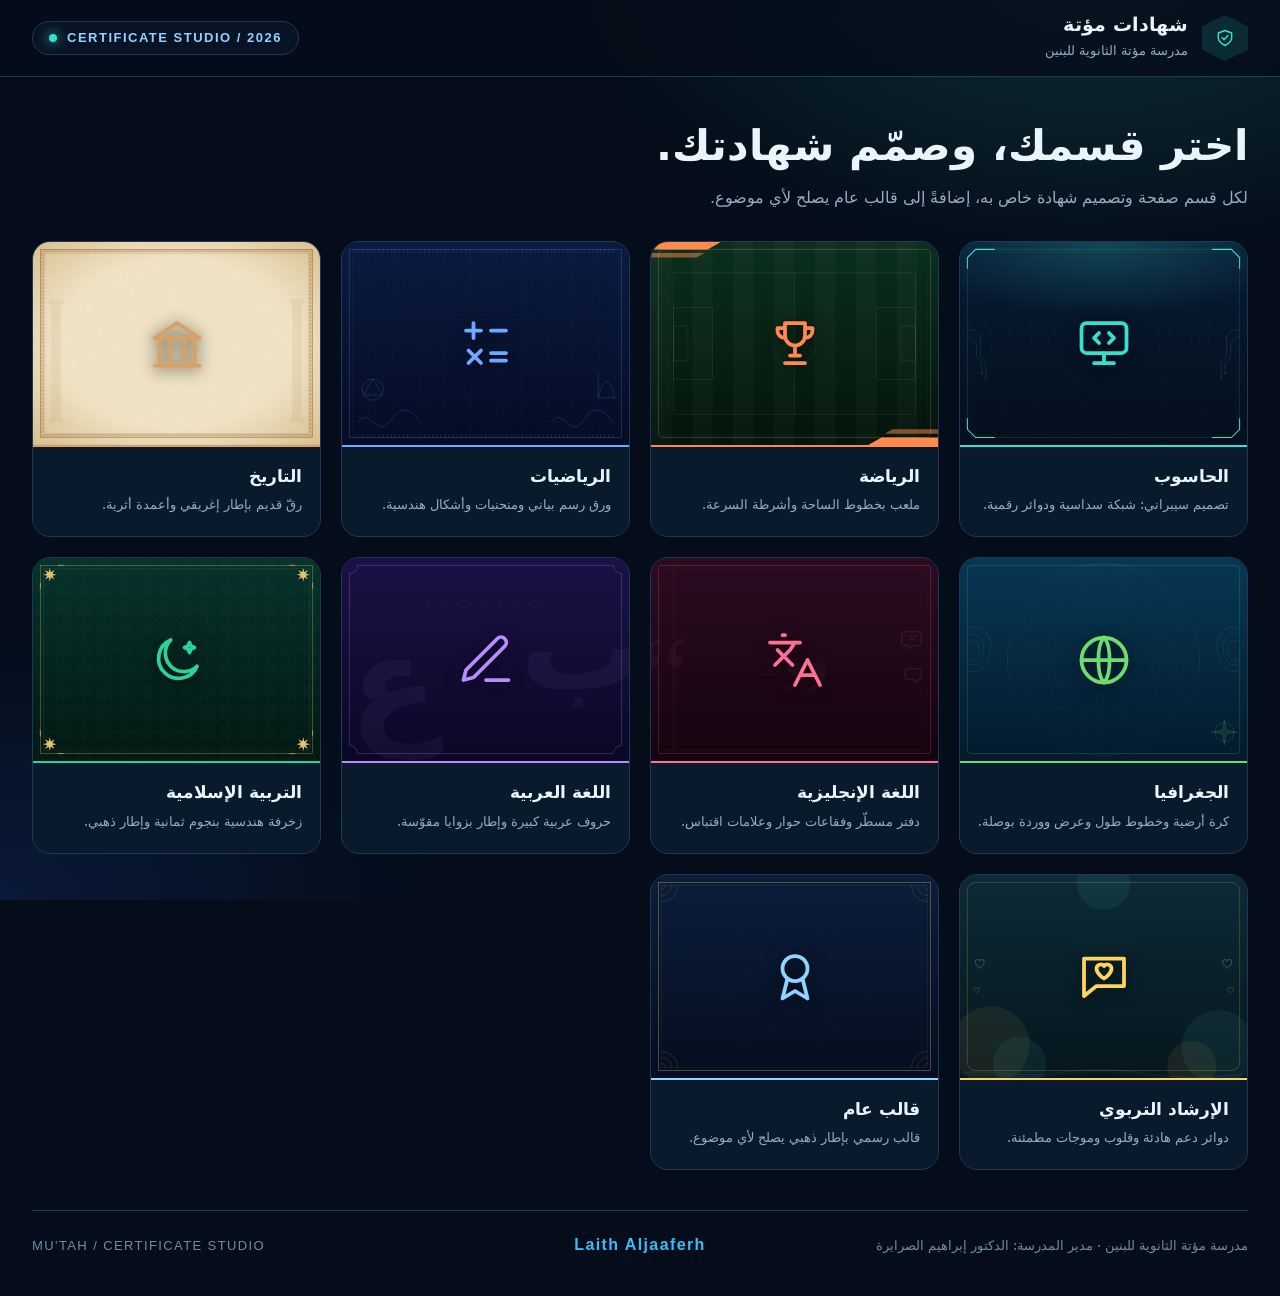
<file: index.html>
<!doctype html>
<html lang="ar" dir="rtl">
<head>
<meta charset="utf-8">
<meta name="viewport" content="width=device-width,initial-scale=1">
<meta name="theme-color" content="#050d1a">
<title>شهادات مؤتة | الأقسام</title>
<link rel="stylesheet" href="style.css">
</head>
<body data-page="home">
<header class="topbar"><div class="wrap top"><a class="brand" href="index.html"><div class="mark"><svg class="ui-icon" viewBox="0 0 24 24" aria-hidden="true"><path d="m12 3 8 3v6c0 5-8 9-8 9s-8-4-8-9V6z"/><path d="m8.5 11.5 2.4 2.5 4.6-5"/></svg></div><div><b>شهادات مؤتة</b><small>مدرسة مؤتة الثانوية للبنين</small></div></a><div class="tag" dir="ltr">CERTIFICATE STUDIO / 2026</div></div></header>
<main class="wrap">
<section class="intro"><h1>اختر قسمك، وصمّم شهادتك.</h1><p>لكل قسم صفحة وتصميم شهادة خاص به، إضافةً إلى قالب عام يصلح لأي موضوع.</p></section>
<div class="cards" id="cards"></div>
<footer class="foot"><span>مدرسة مؤتة الثانوية للبنين · مدير المدرسة: الدكتور إبراهيم الصرايرة</span> <span class="developer-name" dir="ltr">Laith Aljaaferh</span><span dir="ltr">MU'TAH / CERTIFICATE STUDIO</span></footer>
</main>
<script src="themes.js"></script>
<script src="script.js"></script>
</body>
</html>
</file>
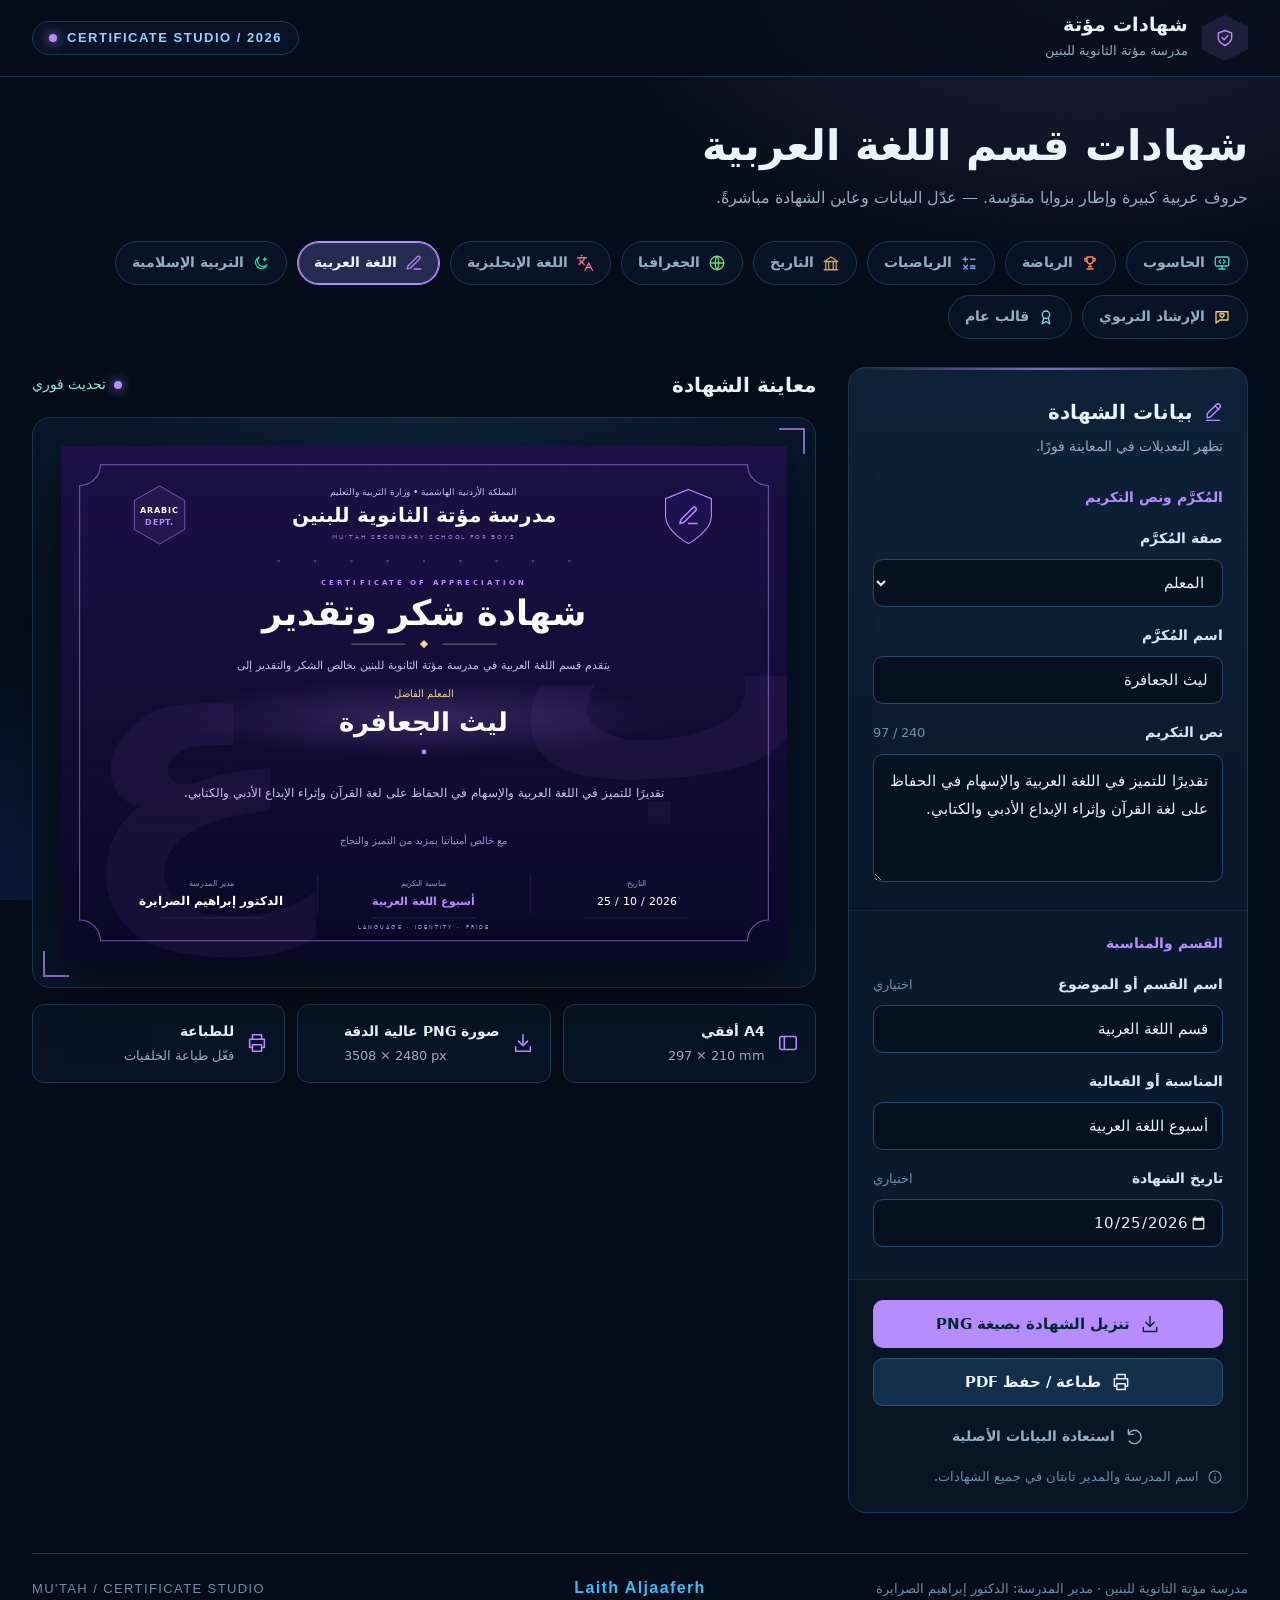
<file: arabic.html>
<!doctype html>
<html lang="ar" dir="rtl">
<head>
<meta charset="utf-8">
<meta name="viewport" content="width=device-width,initial-scale=1">
<meta name="theme-color" content="#050d1a">
<meta name="description" content="صمّم شهادة شكر وتقدير لمدرسة مؤتة الثانوية للبنين بطابع الأمن السيبراني، ثم نزّلها صورة أو اطبعها.">
<title>شهادات مؤتة | شهادات الأقسام</title>
<link rel="stylesheet" href="style.css">
</head>
<body data-dept="arabic">
<svg width="0" height="0" class="sr-only" aria-hidden="true" xmlns="http://www.w3.org/2000/svg"><defs>
<symbol id="i-shield" viewBox="0 0 24 24"><path d="m12 3 8 3v6c0 5-8 9-8 9s-8-4-8-9V6z"/><path d="m8.5 11.5 2.4 2.5 4.6-5"/></symbol>
<symbol id="i-edit" viewBox="0 0 24 24"><path d="M15 5 19 9M5 19l4-1 11-11a2.8 2.8 0 0 0-4-4L5 14zM4 22h16"/></symbol>
<symbol id="i-download" viewBox="0 0 24 24"><path d="M12 3v12m-5-5 5 5 5-5M4 16v5h16v-5"/></symbol>
<symbol id="i-print" viewBox="0 0 24 24"><path d="M7 8V3h10v5M7 17H4V8h16v9h-3M7 14h10v7H7z"/></symbol>
<symbol id="i-reset" viewBox="0 0 24 24"><path d="M4 4v6h6M4 10a8 8 0 1 1 1 8"/></symbol>
<symbol id="i-info" viewBox="0 0 24 24"><circle cx="12" cy="12" r="9"/><path d="M12 11v6m0-10h.01"/></symbol>
<symbol id="i-layout" viewBox="0 0 24 24"><rect x="3" y="5" width="18" height="14" rx="2"/><path d="M8 5v14"/></symbol>
</defs></svg>
<header class="topbar"><div class="wrap top"><a class="brand" href="index.html" aria-label="الصفحة الرئيسية"><div class="mark"><svg class="ui-icon" aria-hidden="true"><use href="#i-shield"/></svg></div><div><b>شهادات مؤتة</b><small>مدرسة مؤتة الثانوية للبنين</small></div></a><div class="tag" dir="ltr">CERTIFICATE STUDIO / 2026</div></div></header>
<main class="wrap">
<section class="intro"><h1 id="pageH1">شهادات مؤتة</h1><p id="pageLead"></p></section>
<nav class="depts" id="depts" aria-label="اختر القسم"></nav>
<div class="work">
<aside class="panel" aria-labelledby="form-title">
<div class="ph"><h2 id="form-title"><svg class="ui-icon" aria-hidden="true"><use href="#i-edit"/></svg>بيانات الشهادة</h2><p>تظهر التعديلات في المعاينة فورًا.</p></div>
<form id="certificateForm" autocomplete="off">
<div class="group"><h3>المُكرَّم ونص التكريم</h3>
<div class="field"><label for="honorific">صفة المُكرَّم</label><select id="honorific"><option value="المعلم الفاضل">المعلم</option><option value="المعلمة الفاضلة">المعلمة</option><option value="الطالب المتميز">الطالب</option><option value="الطالبة المتميزة">الطالبة</option><option value="الأستاذ الفاضل">الأستاذ</option><option value="الأستاذة الفاضلة">الأستاذة</option><option value="">بدون صفة</option></select></div>
<div class="field"><label for="recipient">اسم المُكرَّم</label><input id="recipient" value="ليث الجعافرة" maxlength="90" placeholder="اكتب اسم المعلم أو الطالب" spellcheck="false"></div>
<div class="field"><label for="reason">نص التكريم <span class="hint" id="reasonCount" dir="ltr" aria-hidden="true">0 / 240</span></label><textarea id="reason" maxlength="240" aria-describedby="reason-limit">تقديرًا للجهود المتميزة والمشاركة الفاعلة في فعاليات الأمن السيبراني، والإسهام في نشر الوعي الرقمي وثقافة الاستخدام الآمن للتكنولوجيا.</textarea><span class="sr-only" id="reason-limit">الحد الأقصى 240 حرفًا.</span></div></div>
<div class="group"><h3>القسم والمناسبة</h3>
<div class="field"><label for="deptName">اسم القسم أو الموضوع <span class="hint">اختياري</span></label><input id="deptName" maxlength="48" placeholder="مثال: قسم الحاسوب"></div>
<div class="field"><label for="occasion">المناسبة أو الفعالية</label><input id="occasion" value="CYBER ARENA 2026" maxlength="64" placeholder="اكتب عنوان المناسبة" dir="auto"></div>
<div class="field"><label for="date">تاريخ الشهادة <span class="hint">اختياري</span></label><input id="date" type="date" value="2026-10-25"></div></div>
<div class="acts"><button type="button" id="pngBtn" class="btn btn-p"><svg class="ui-icon" aria-hidden="true"><use href="#i-download"/></svg><span>تنزيل الشهادة بصيغة PNG</span></button><button type="button" id="printBtn" class="btn btn-s"><svg class="ui-icon" aria-hidden="true"><use href="#i-print"/></svg>طباعة / حفظ PDF</button><button type="button" id="resetBtn" class="btn btn-t"><svg class="ui-icon" aria-hidden="true"><use href="#i-reset"/></svg>استعادة البيانات الأصلية</button><p class="note"><svg class="ui-icon" aria-hidden="true"><use href="#i-info"/></svg>اسم المدرسة والمدير ثابتان في جميع الشهادات.</p></div>
</form></aside>
<section class="preview" aria-labelledby="preview-title">
<div class="pv-head"><h2 id="preview-title">معاينة الشهادة</h2><span class="live">تحديث فوري</span></div>
<div class="stage"><div class="art">
<svg id="certificate" style="color:#35e0d0" viewBox="0 0 1400 990" xmlns="http://www.w3.org/2000/svg" role="img" aria-labelledby="certTitle certDesc">
<title id="certTitle">شهادة شكر وتقدير</title><desc id="certDesc">شهادة صادرة عن مدرسة مؤتة الثانوية للبنين.</desc>
<defs>
<style id="svgFontStyles"></style>
<style>.ar{font-family:CyberArabic,Tahoma,sans-serif;text-anchor:middle;direction:rtl;unicode-bidi:plaintext}.en{font-family:CyberArabic,Arial,sans-serif;text-anchor:middle;direction:ltr;unicode-bidi:plaintext}</style>
<linearGradient id="bgG" x1="0" y1="0" x2="0" y2="1"><stop stop-color="#071a33"/><stop offset="1" stop-color="#040e1c"/></linearGradient>
<radialGradient id="glow" cx=".5" cy="0" r=".7"><stop stop-color="currentColor" stop-opacity=".22"/><stop offset="1" stop-color="currentColor" stop-opacity="0"/></radialGradient>
<radialGradient id="nameGlow"><stop stop-color="currentColor" stop-opacity=".2"/><stop offset="1" stop-color="currentColor" stop-opacity="0"/></radialGradient>
<linearGradient id="fade" x1="0" y1="0" x2="1" y2="0"><stop stop-color="currentColor" stop-opacity="0"/><stop offset=".5" stop-color="currentColor"/><stop offset="1" stop-color="currentColor" stop-opacity="0"/></linearGradient>
<pattern id="hex" width="34.64" height="60" patternUnits="userSpaceOnUse" patternTransform="scale(1.25)"><path d="M0 10L17.32 0 34.64 10M0 10V30M34.64 10V30M0 30L17.32 40 34.64 30M17.32 40V60" fill="none" stroke="currentColor" stroke-opacity=".075"/></pattern>
<g id="trace" fill="none" stroke="currentColor" stroke-width="1.5" opacity=".4"><path d="M36 430h34l30 30v100l26 26v80M36 468h18l26 26v70l26 26v50"/><circle cx="126" cy="666" r="4"/><circle cx="106" cy="640" r="4"/></g>
</defs>
<g id="themeArt"></g>
<g transform="translate(190 133)"><path d="M0-56 48.5-28v56L0 56-48.5 28v-56Z" fill="currentColor" fill-opacity=".07" stroke="currentColor" stroke-opacity=".7" stroke-width="1.5"/><text id="badge1" class="en" y="-4" style="fill:var(--ink)" font-size="15" font-weight="700" letter-spacing="2">CYBER</text><text id="badge2" class="en" y="20" fill="currentColor" font-size="16" font-weight="700" letter-spacing="1.5">ARENA</text></g>
<g transform="translate(1210 133) scale(.85)"><path d="M0-58 52-37V3C52 37 0 65 0 65S-52 37-52 3v-40Z" style="fill:var(--panel)" stroke="currentColor" stroke-width="2.5"/><g id="emblemIcon" transform="translate(-26 -24) scale(2.17)" fill="none" stroke="currentColor" stroke-width="1.6" stroke-linecap="round" stroke-linejoin="round"></g></g>
<text class="ar" x="700" y="94" style="fill:var(--soft)" font-size="17">المملكة الأردنية الهاشمية  •  وزارة التربية والتعليم</text>
<text class="ar" x="700" y="146" style="fill:var(--ink)" font-size="38" font-weight="700">مدرسة مؤتة الثانوية للبنين</text>
<text class="en" x="700" y="180" fill="currentColor" fill-opacity=".8" font-size="12" letter-spacing="3.5">MU'TAH SECONDARY SCHOOL FOR BOYS</text>
<path d="M120 214H1280" stroke="url(#fade)" stroke-width="1.5"/>
<text class="en" x="700" y="268" fill="currentColor" font-size="14" font-weight="700" letter-spacing="6">CERTIFICATE OF APPRECIATION</text>
<text class="ar" x="700" y="346" style="fill:var(--ink)" font-size="68" font-weight="700">شهادة شكر وتقدير</text>
<path d="M560 382h104M736 382h104" style="stroke:var(--gold)" stroke-opacity=".6" stroke-width="1.5"/><path d="m700 374 8 8-8 8-8-8Z" style="fill:var(--gold)"/>
<text id="introText" class="ar" x="700" y="430" style="fill:var(--soft)" font-size="22">تتقدم إدارة مدرسة مؤتة الثانوية للبنين بخالص الشكر والتقدير إلى</text>
<ellipse cx="700" cy="525" rx="470" ry="76" fill="url(#nameGlow)"/>
<text class="ar" id="honorificText" x="700" y="484" style="fill:var(--gold)" font-size="20">المعلم الفاضل</text>
<text class="ar" id="recipientText" x="700" y="549" style="fill:var(--ink)" font-size="50" font-weight="700">ليث الجعافرة</text>
<path d="M360 590H1040" stroke="url(#fade)" stroke-width="2"/><circle cx="700" cy="590" r="4.5" fill="currentColor"/>
<text class="ar" id="reasonText" x="700" y="648" style="fill:var(--soft)" font-size="23"><tspan x="700">تقديرًا للجهود المتميزة والمشاركة الفاعلة في فعاليات الأمن السيبراني،</tspan></text>
<text class="ar" x="700" y="767" style="fill:var(--mute)" font-size="19">مع خالص أمنياتنا بمزيد من التميز والنجاح</text>
<path d="M120 808H1280" stroke="url(#fade)" stroke-opacity=".5"/><path d="M495 826v76M905 826v76" stroke="currentColor" stroke-opacity=".25"/>
<g id="eventGroup"><text class="ar" x="700" y="848" style="fill:var(--mute)" font-size="15">مناسبة التكريم</text><text id="occasionText" class="en" x="700" y="886" fill="currentColor" font-size="22" font-weight="700">CYBER ARENA 2026</text></g>
<g id="dateGroup"><text class="ar" x="1110" y="848" style="fill:var(--mute)" font-size="15">التاريخ</text><text id="dateText" class="en" x="1110" y="886" style="fill:var(--ink)" font-size="22">25 / 10 / 2026</text></g>
<text class="ar" x="290" y="848" style="fill:var(--mute)" font-size="15">مدير المدرسة</text><text class="ar" x="290" y="886" style="fill:var(--ink)" font-size="23" font-weight="700">الدكتور إبراهيم الصرايرة</text>
<path d="M190 910h200M600 910h200M1010 910h200" stroke="currentColor" stroke-opacity=".35"/>
<text id="taglineText" class="en" x="700" y="932" style="fill:var(--mute)" font-size="10" letter-spacing="4">KNOWLEDGE · AWARENESS · EXCELLENCE</text>
</svg></div></div>
<div class="specs"><div class="spec"><svg class="ui-icon" aria-hidden="true"><use href="#i-layout"/></svg><div><b>A4 أفقي</b><small dir="ltr">297 × 210 mm</small></div></div><div class="spec"><svg class="ui-icon" aria-hidden="true"><use href="#i-download"/></svg><div><b>صورة PNG عالية الدقة</b><small dir="ltr">3508 × 2480 px</small></div></div><div class="spec"><svg class="ui-icon" aria-hidden="true"><use href="#i-print"/></svg><div><b>للطباعة</b><small>فعّل طباعة الخلفيات</small></div></div></div>
</section></div>
<footer class="foot"><span>مدرسة مؤتة الثانوية للبنين · مدير المدرسة: الدكتور إبراهيم الصرايرة</span> <span class="developer-name" dir="ltr">Laith Aljaaferh</span><span dir="ltr">MU'TAH / CERTIFICATE STUDIO</span></footer>
</main>
<div id="toast" class="toast" role="status" aria-live="polite"></div>
<script src="themes.js"></script>
<script src="script.js"></script>
</body>
</html>
</file>
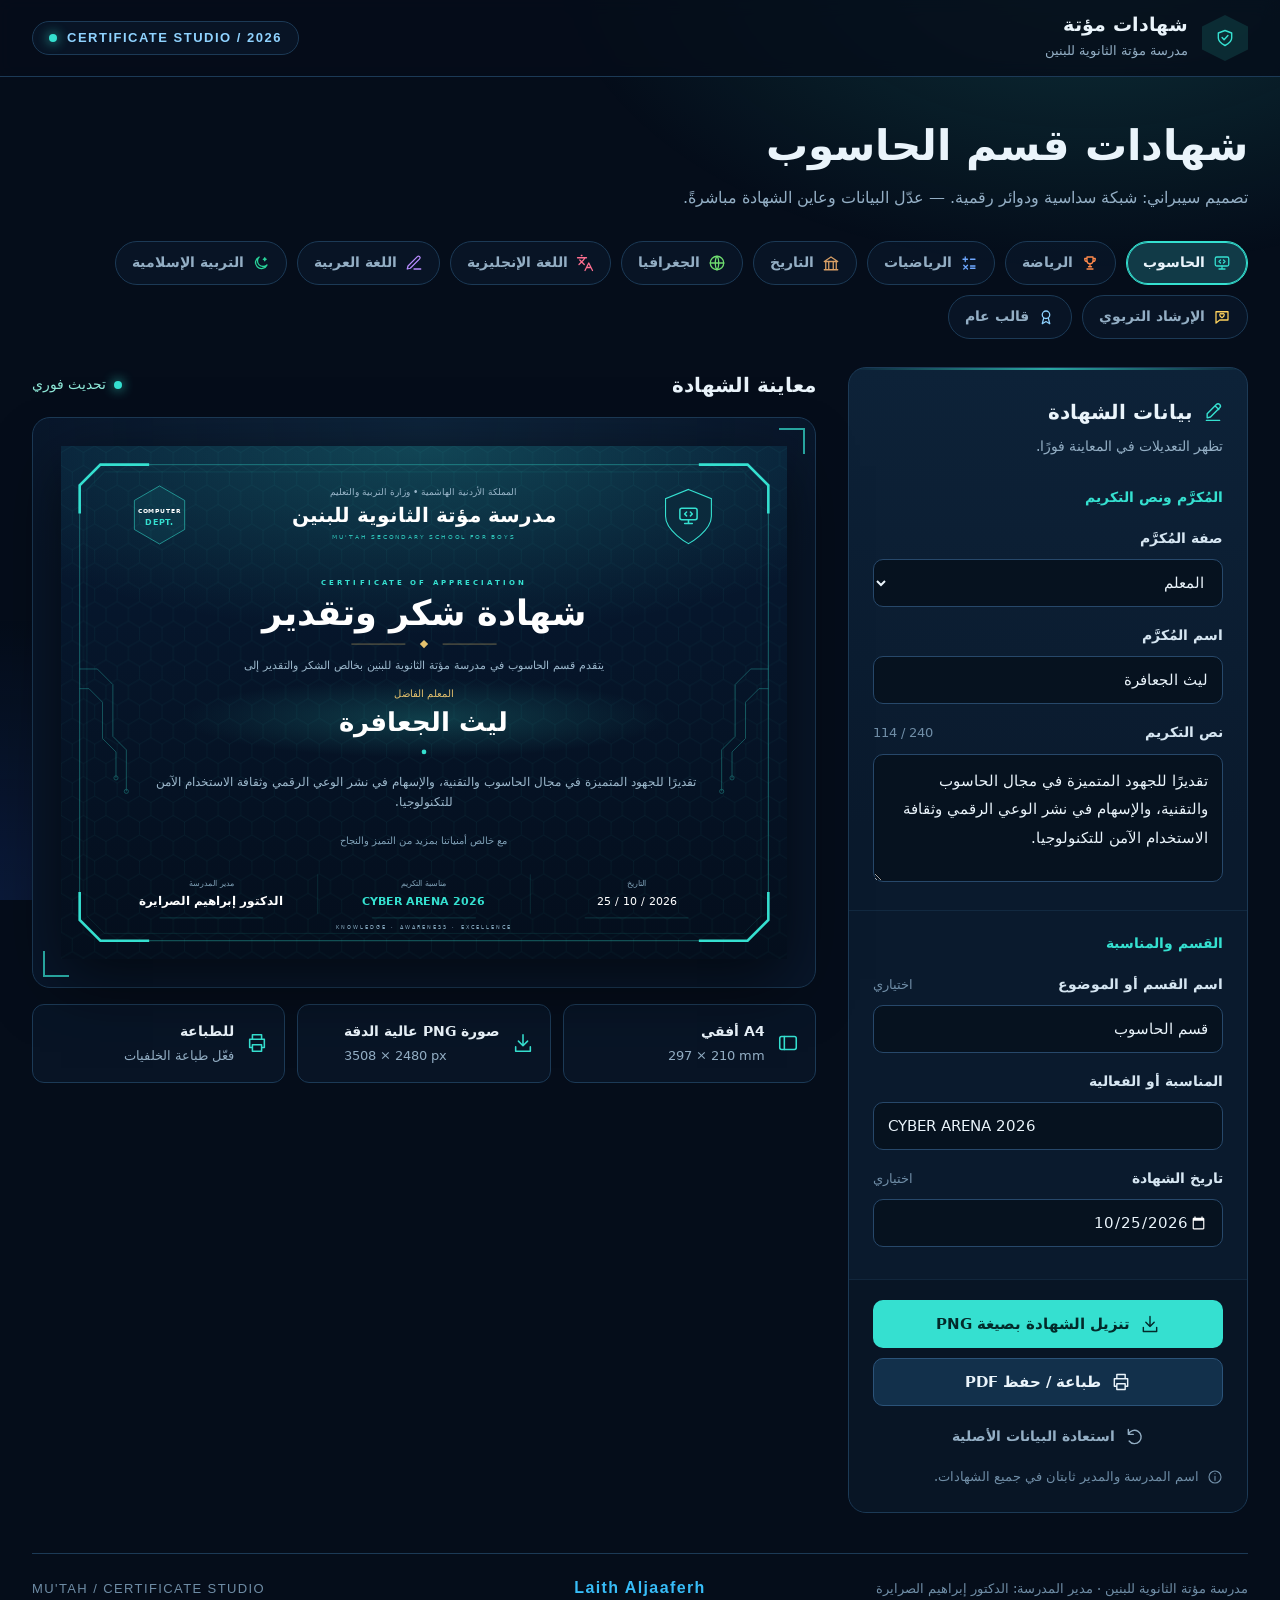
<file: computer.html>
<!doctype html>
<html lang="ar" dir="rtl">
<head>
<meta charset="utf-8">
<meta name="viewport" content="width=device-width,initial-scale=1">
<meta name="theme-color" content="#050d1a">
<meta name="description" content="صمّم شهادة شكر وتقدير لمدرسة مؤتة الثانوية للبنين بطابع الأمن السيبراني، ثم نزّلها صورة أو اطبعها.">
<title>شهادات مؤتة | شهادات الأقسام</title>
<link rel="stylesheet" href="style.css">
</head>
<body data-dept="computer">
<svg width="0" height="0" class="sr-only" aria-hidden="true" xmlns="http://www.w3.org/2000/svg"><defs>
<symbol id="i-shield" viewBox="0 0 24 24"><path d="m12 3 8 3v6c0 5-8 9-8 9s-8-4-8-9V6z"/><path d="m8.5 11.5 2.4 2.5 4.6-5"/></symbol>
<symbol id="i-edit" viewBox="0 0 24 24"><path d="M15 5 19 9M5 19l4-1 11-11a2.8 2.8 0 0 0-4-4L5 14zM4 22h16"/></symbol>
<symbol id="i-download" viewBox="0 0 24 24"><path d="M12 3v12m-5-5 5 5 5-5M4 16v5h16v-5"/></symbol>
<symbol id="i-print" viewBox="0 0 24 24"><path d="M7 8V3h10v5M7 17H4V8h16v9h-3M7 14h10v7H7z"/></symbol>
<symbol id="i-reset" viewBox="0 0 24 24"><path d="M4 4v6h6M4 10a8 8 0 1 1 1 8"/></symbol>
<symbol id="i-info" viewBox="0 0 24 24"><circle cx="12" cy="12" r="9"/><path d="M12 11v6m0-10h.01"/></symbol>
<symbol id="i-layout" viewBox="0 0 24 24"><rect x="3" y="5" width="18" height="14" rx="2"/><path d="M8 5v14"/></symbol>
</defs></svg>
<header class="topbar"><div class="wrap top"><a class="brand" href="index.html" aria-label="الصفحة الرئيسية"><div class="mark"><svg class="ui-icon" aria-hidden="true"><use href="#i-shield"/></svg></div><div><b>شهادات مؤتة</b><small>مدرسة مؤتة الثانوية للبنين</small></div></a><div class="tag" dir="ltr">CERTIFICATE STUDIO / 2026</div></div></header>
<main class="wrap">
<section class="intro"><h1 id="pageH1">شهادات مؤتة</h1><p id="pageLead"></p></section>
<nav class="depts" id="depts" aria-label="اختر القسم"></nav>
<div class="work">
<aside class="panel" aria-labelledby="form-title">
<div class="ph"><h2 id="form-title"><svg class="ui-icon" aria-hidden="true"><use href="#i-edit"/></svg>بيانات الشهادة</h2><p>تظهر التعديلات في المعاينة فورًا.</p></div>
<form id="certificateForm" autocomplete="off">
<div class="group"><h3>المُكرَّم ونص التكريم</h3>
<div class="field"><label for="honorific">صفة المُكرَّم</label><select id="honorific"><option value="المعلم الفاضل">المعلم</option><option value="المعلمة الفاضلة">المعلمة</option><option value="الطالب المتميز">الطالب</option><option value="الطالبة المتميزة">الطالبة</option><option value="الأستاذ الفاضل">الأستاذ</option><option value="الأستاذة الفاضلة">الأستاذة</option><option value="">بدون صفة</option></select></div>
<div class="field"><label for="recipient">اسم المُكرَّم</label><input id="recipient" value="ليث الجعافرة" maxlength="90" placeholder="اكتب اسم المعلم أو الطالب" spellcheck="false"></div>
<div class="field"><label for="reason">نص التكريم <span class="hint" id="reasonCount" dir="ltr" aria-hidden="true">0 / 240</span></label><textarea id="reason" maxlength="240" aria-describedby="reason-limit">تقديرًا للجهود المتميزة والمشاركة الفاعلة في فعاليات الأمن السيبراني، والإسهام في نشر الوعي الرقمي وثقافة الاستخدام الآمن للتكنولوجيا.</textarea><span class="sr-only" id="reason-limit">الحد الأقصى 240 حرفًا.</span></div></div>
<div class="group"><h3>القسم والمناسبة</h3>
<div class="field"><label for="deptName">اسم القسم أو الموضوع <span class="hint">اختياري</span></label><input id="deptName" maxlength="48" placeholder="مثال: قسم الحاسوب"></div>
<div class="field"><label for="occasion">المناسبة أو الفعالية</label><input id="occasion" value="CYBER ARENA 2026" maxlength="64" placeholder="اكتب عنوان المناسبة" dir="auto"></div>
<div class="field"><label for="date">تاريخ الشهادة <span class="hint">اختياري</span></label><input id="date" type="date" value="2026-10-25"></div></div>
<div class="acts"><button type="button" id="pngBtn" class="btn btn-p"><svg class="ui-icon" aria-hidden="true"><use href="#i-download"/></svg><span>تنزيل الشهادة بصيغة PNG</span></button><button type="button" id="printBtn" class="btn btn-s"><svg class="ui-icon" aria-hidden="true"><use href="#i-print"/></svg>طباعة / حفظ PDF</button><button type="button" id="resetBtn" class="btn btn-t"><svg class="ui-icon" aria-hidden="true"><use href="#i-reset"/></svg>استعادة البيانات الأصلية</button><p class="note"><svg class="ui-icon" aria-hidden="true"><use href="#i-info"/></svg>اسم المدرسة والمدير ثابتان في جميع الشهادات.</p></div>
</form></aside>
<section class="preview" aria-labelledby="preview-title">
<div class="pv-head"><h2 id="preview-title">معاينة الشهادة</h2><span class="live">تحديث فوري</span></div>
<div class="stage"><div class="art">
<svg id="certificate" style="color:#35e0d0" viewBox="0 0 1400 990" xmlns="http://www.w3.org/2000/svg" role="img" aria-labelledby="certTitle certDesc">
<title id="certTitle">شهادة شكر وتقدير</title><desc id="certDesc">شهادة صادرة عن مدرسة مؤتة الثانوية للبنين.</desc>
<defs>
<style id="svgFontStyles"></style>
<style>.ar{font-family:CyberArabic,Tahoma,sans-serif;text-anchor:middle;direction:rtl;unicode-bidi:plaintext}.en{font-family:CyberArabic,Arial,sans-serif;text-anchor:middle;direction:ltr;unicode-bidi:plaintext}</style>
<linearGradient id="bgG" x1="0" y1="0" x2="0" y2="1"><stop stop-color="#071a33"/><stop offset="1" stop-color="#040e1c"/></linearGradient>
<radialGradient id="glow" cx=".5" cy="0" r=".7"><stop stop-color="currentColor" stop-opacity=".22"/><stop offset="1" stop-color="currentColor" stop-opacity="0"/></radialGradient>
<radialGradient id="nameGlow"><stop stop-color="currentColor" stop-opacity=".2"/><stop offset="1" stop-color="currentColor" stop-opacity="0"/></radialGradient>
<linearGradient id="fade" x1="0" y1="0" x2="1" y2="0"><stop stop-color="currentColor" stop-opacity="0"/><stop offset=".5" stop-color="currentColor"/><stop offset="1" stop-color="currentColor" stop-opacity="0"/></linearGradient>
<pattern id="hex" width="34.64" height="60" patternUnits="userSpaceOnUse" patternTransform="scale(1.25)"><path d="M0 10L17.32 0 34.64 10M0 10V30M34.64 10V30M0 30L17.32 40 34.64 30M17.32 40V60" fill="none" stroke="currentColor" stroke-opacity=".075"/></pattern>
<g id="trace" fill="none" stroke="currentColor" stroke-width="1.5" opacity=".4"><path d="M36 430h34l30 30v100l26 26v80M36 468h18l26 26v70l26 26v50"/><circle cx="126" cy="666" r="4"/><circle cx="106" cy="640" r="4"/></g>
</defs>
<g id="themeArt"></g>
<g transform="translate(190 133)"><path d="M0-56 48.5-28v56L0 56-48.5 28v-56Z" fill="currentColor" fill-opacity=".07" stroke="currentColor" stroke-opacity=".7" stroke-width="1.5"/><text id="badge1" class="en" y="-4" style="fill:var(--ink)" font-size="15" font-weight="700" letter-spacing="2">CYBER</text><text id="badge2" class="en" y="20" fill="currentColor" font-size="16" font-weight="700" letter-spacing="1.5">ARENA</text></g>
<g transform="translate(1210 133) scale(.85)"><path d="M0-58 52-37V3C52 37 0 65 0 65S-52 37-52 3v-40Z" style="fill:var(--panel)" stroke="currentColor" stroke-width="2.5"/><g id="emblemIcon" transform="translate(-26 -24) scale(2.17)" fill="none" stroke="currentColor" stroke-width="1.6" stroke-linecap="round" stroke-linejoin="round"></g></g>
<text class="ar" x="700" y="94" style="fill:var(--soft)" font-size="17">المملكة الأردنية الهاشمية  •  وزارة التربية والتعليم</text>
<text class="ar" x="700" y="146" style="fill:var(--ink)" font-size="38" font-weight="700">مدرسة مؤتة الثانوية للبنين</text>
<text class="en" x="700" y="180" fill="currentColor" fill-opacity=".8" font-size="12" letter-spacing="3.5">MU'TAH SECONDARY SCHOOL FOR BOYS</text>
<path d="M120 214H1280" stroke="url(#fade)" stroke-width="1.5"/>
<text class="en" x="700" y="268" fill="currentColor" font-size="14" font-weight="700" letter-spacing="6">CERTIFICATE OF APPRECIATION</text>
<text class="ar" x="700" y="346" style="fill:var(--ink)" font-size="68" font-weight="700">شهادة شكر وتقدير</text>
<path d="M560 382h104M736 382h104" style="stroke:var(--gold)" stroke-opacity=".6" stroke-width="1.5"/><path d="m700 374 8 8-8 8-8-8Z" style="fill:var(--gold)"/>
<text id="introText" class="ar" x="700" y="430" style="fill:var(--soft)" font-size="22">تتقدم إدارة مدرسة مؤتة الثانوية للبنين بخالص الشكر والتقدير إلى</text>
<ellipse cx="700" cy="525" rx="470" ry="76" fill="url(#nameGlow)"/>
<text class="ar" id="honorificText" x="700" y="484" style="fill:var(--gold)" font-size="20">المعلم الفاضل</text>
<text class="ar" id="recipientText" x="700" y="549" style="fill:var(--ink)" font-size="50" font-weight="700">ليث الجعافرة</text>
<path d="M360 590H1040" stroke="url(#fade)" stroke-width="2"/><circle cx="700" cy="590" r="4.5" fill="currentColor"/>
<text class="ar" id="reasonText" x="700" y="648" style="fill:var(--soft)" font-size="23"><tspan x="700">تقديرًا للجهود المتميزة والمشاركة الفاعلة في فعاليات الأمن السيبراني،</tspan></text>
<text class="ar" x="700" y="767" style="fill:var(--mute)" font-size="19">مع خالص أمنياتنا بمزيد من التميز والنجاح</text>
<path d="M120 808H1280" stroke="url(#fade)" stroke-opacity=".5"/><path d="M495 826v76M905 826v76" stroke="currentColor" stroke-opacity=".25"/>
<g id="eventGroup"><text class="ar" x="700" y="848" style="fill:var(--mute)" font-size="15">مناسبة التكريم</text><text id="occasionText" class="en" x="700" y="886" fill="currentColor" font-size="22" font-weight="700">CYBER ARENA 2026</text></g>
<g id="dateGroup"><text class="ar" x="1110" y="848" style="fill:var(--mute)" font-size="15">التاريخ</text><text id="dateText" class="en" x="1110" y="886" style="fill:var(--ink)" font-size="22">25 / 10 / 2026</text></g>
<text class="ar" x="290" y="848" style="fill:var(--mute)" font-size="15">مدير المدرسة</text><text class="ar" x="290" y="886" style="fill:var(--ink)" font-size="23" font-weight="700">الدكتور إبراهيم الصرايرة</text>
<path d="M190 910h200M600 910h200M1010 910h200" stroke="currentColor" stroke-opacity=".35"/>
<text id="taglineText" class="en" x="700" y="932" style="fill:var(--mute)" font-size="10" letter-spacing="4">KNOWLEDGE · AWARENESS · EXCELLENCE</text>
</svg></div></div>
<div class="specs"><div class="spec"><svg class="ui-icon" aria-hidden="true"><use href="#i-layout"/></svg><div><b>A4 أفقي</b><small dir="ltr">297 × 210 mm</small></div></div><div class="spec"><svg class="ui-icon" aria-hidden="true"><use href="#i-download"/></svg><div><b>صورة PNG عالية الدقة</b><small dir="ltr">3508 × 2480 px</small></div></div><div class="spec"><svg class="ui-icon" aria-hidden="true"><use href="#i-print"/></svg><div><b>للطباعة</b><small>فعّل طباعة الخلفيات</small></div></div></div>
</section></div>
<footer class="foot"><span>مدرسة مؤتة الثانوية للبنين · مدير المدرسة: الدكتور إبراهيم الصرايرة</span> <span class="developer-name" dir="ltr">Laith Aljaaferh</span><span dir="ltr">MU'TAH / CERTIFICATE STUDIO</span></footer>
</main>
<div id="toast" class="toast" role="status" aria-live="polite"></div>
<script src="themes.js"></script>
<script src="script.js"></script>
</body>
</html>
</file>
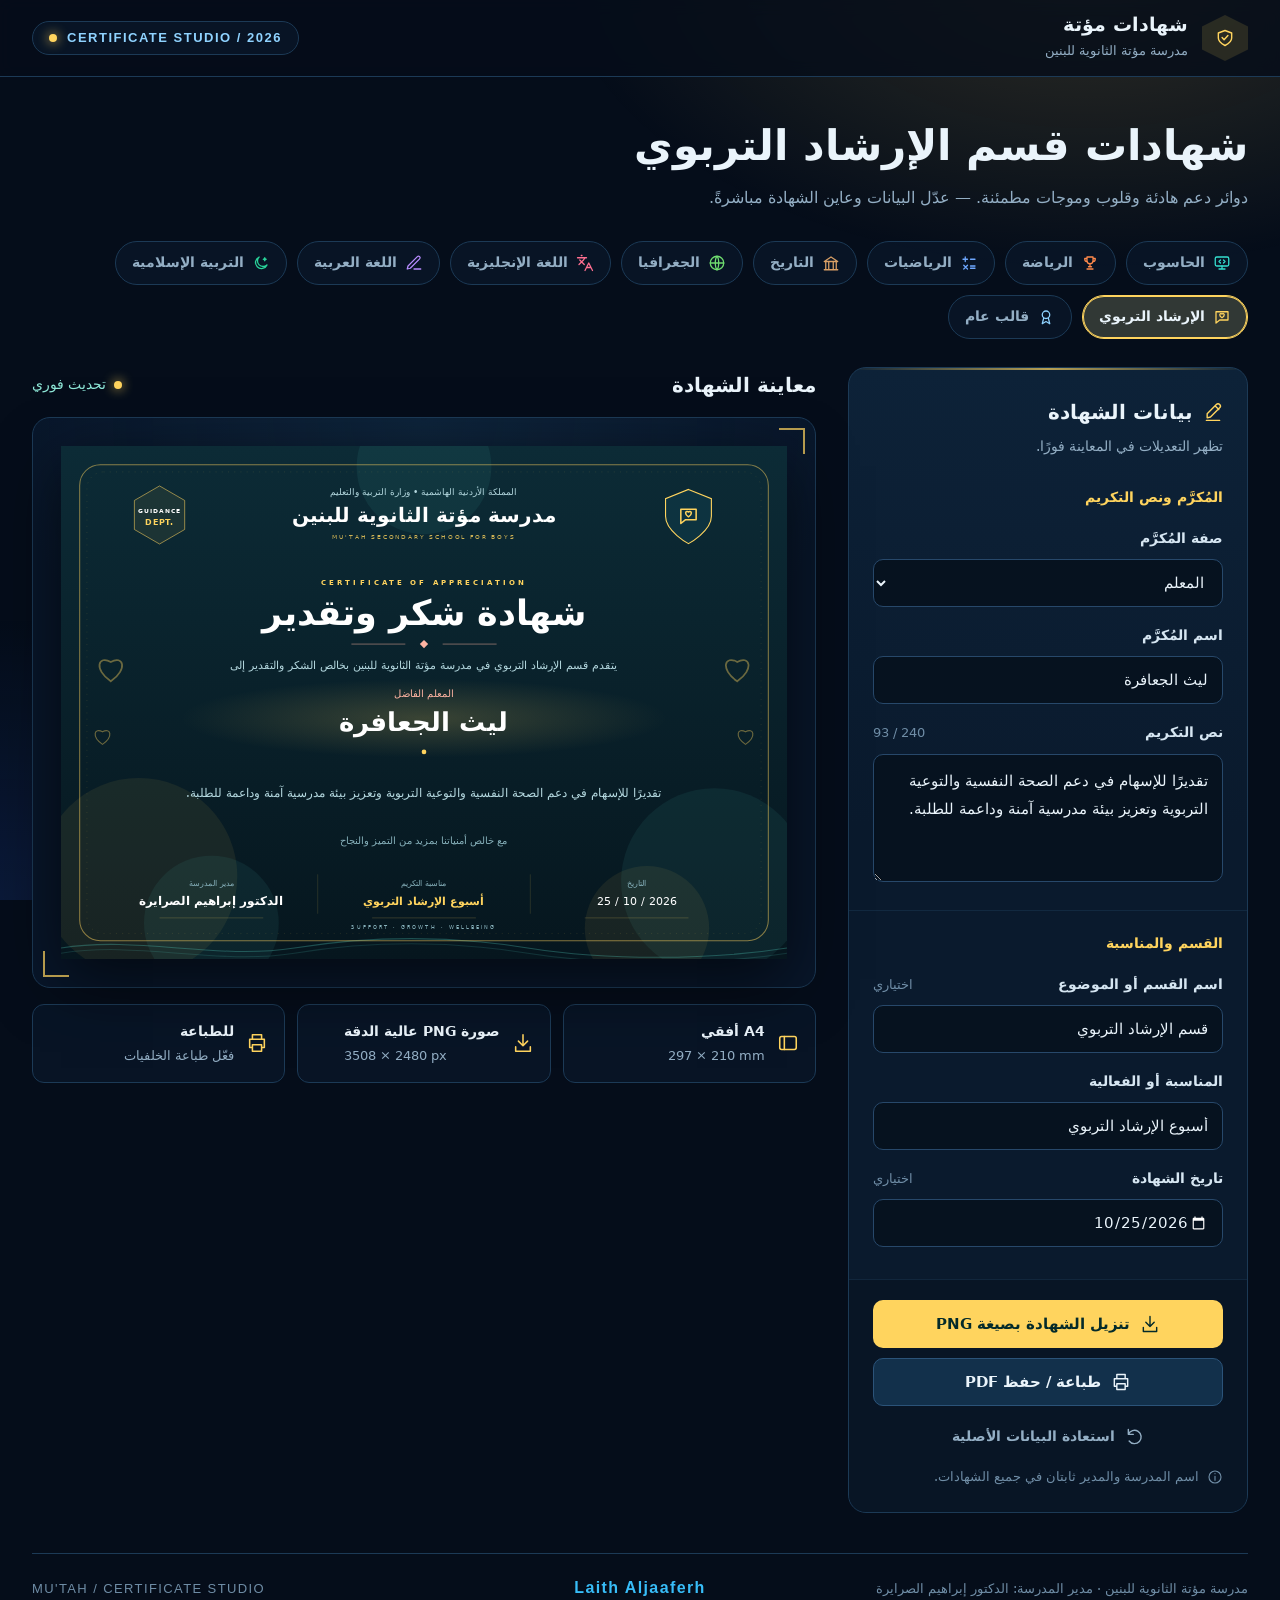
<file: counseling.html>
<!doctype html>
<html lang="ar" dir="rtl">
<head>
<meta charset="utf-8">
<meta name="viewport" content="width=device-width,initial-scale=1">
<meta name="theme-color" content="#050d1a">
<meta name="description" content="صمّم شهادة شكر وتقدير لمدرسة مؤتة الثانوية للبنين بطابع الأمن السيبراني، ثم نزّلها صورة أو اطبعها.">
<title>شهادات مؤتة | شهادات الأقسام</title>
<link rel="stylesheet" href="style.css">
</head>
<body data-dept="counseling">
<svg width="0" height="0" class="sr-only" aria-hidden="true" xmlns="http://www.w3.org/2000/svg"><defs>
<symbol id="i-shield" viewBox="0 0 24 24"><path d="m12 3 8 3v6c0 5-8 9-8 9s-8-4-8-9V6z"/><path d="m8.5 11.5 2.4 2.5 4.6-5"/></symbol>
<symbol id="i-edit" viewBox="0 0 24 24"><path d="M15 5 19 9M5 19l4-1 11-11a2.8 2.8 0 0 0-4-4L5 14zM4 22h16"/></symbol>
<symbol id="i-download" viewBox="0 0 24 24"><path d="M12 3v12m-5-5 5 5 5-5M4 16v5h16v-5"/></symbol>
<symbol id="i-print" viewBox="0 0 24 24"><path d="M7 8V3h10v5M7 17H4V8h16v9h-3M7 14h10v7H7z"/></symbol>
<symbol id="i-reset" viewBox="0 0 24 24"><path d="M4 4v6h6M4 10a8 8 0 1 1 1 8"/></symbol>
<symbol id="i-info" viewBox="0 0 24 24"><circle cx="12" cy="12" r="9"/><path d="M12 11v6m0-10h.01"/></symbol>
<symbol id="i-layout" viewBox="0 0 24 24"><rect x="3" y="5" width="18" height="14" rx="2"/><path d="M8 5v14"/></symbol>
</defs></svg>
<header class="topbar"><div class="wrap top"><a class="brand" href="index.html" aria-label="الصفحة الرئيسية"><div class="mark"><svg class="ui-icon" aria-hidden="true"><use href="#i-shield"/></svg></div><div><b>شهادات مؤتة</b><small>مدرسة مؤتة الثانوية للبنين</small></div></a><div class="tag" dir="ltr">CERTIFICATE STUDIO / 2026</div></div></header>
<main class="wrap">
<section class="intro"><h1 id="pageH1">شهادات مؤتة</h1><p id="pageLead"></p></section>
<nav class="depts" id="depts" aria-label="اختر القسم"></nav>
<div class="work">
<aside class="panel" aria-labelledby="form-title">
<div class="ph"><h2 id="form-title"><svg class="ui-icon" aria-hidden="true"><use href="#i-edit"/></svg>بيانات الشهادة</h2><p>تظهر التعديلات في المعاينة فورًا.</p></div>
<form id="certificateForm" autocomplete="off">
<div class="group"><h3>المُكرَّم ونص التكريم</h3>
<div class="field"><label for="honorific">صفة المُكرَّم</label><select id="honorific"><option value="المعلم الفاضل">المعلم</option><option value="المعلمة الفاضلة">المعلمة</option><option value="الطالب المتميز">الطالب</option><option value="الطالبة المتميزة">الطالبة</option><option value="الأستاذ الفاضل">الأستاذ</option><option value="الأستاذة الفاضلة">الأستاذة</option><option value="">بدون صفة</option></select></div>
<div class="field"><label for="recipient">اسم المُكرَّم</label><input id="recipient" value="ليث الجعافرة" maxlength="90" placeholder="اكتب اسم المعلم أو الطالب" spellcheck="false"></div>
<div class="field"><label for="reason">نص التكريم <span class="hint" id="reasonCount" dir="ltr" aria-hidden="true">0 / 240</span></label><textarea id="reason" maxlength="240" aria-describedby="reason-limit">تقديرًا للجهود المتميزة والمشاركة الفاعلة في فعاليات الأمن السيبراني، والإسهام في نشر الوعي الرقمي وثقافة الاستخدام الآمن للتكنولوجيا.</textarea><span class="sr-only" id="reason-limit">الحد الأقصى 240 حرفًا.</span></div></div>
<div class="group"><h3>القسم والمناسبة</h3>
<div class="field"><label for="deptName">اسم القسم أو الموضوع <span class="hint">اختياري</span></label><input id="deptName" maxlength="48" placeholder="مثال: قسم الحاسوب"></div>
<div class="field"><label for="occasion">المناسبة أو الفعالية</label><input id="occasion" value="CYBER ARENA 2026" maxlength="64" placeholder="اكتب عنوان المناسبة" dir="auto"></div>
<div class="field"><label for="date">تاريخ الشهادة <span class="hint">اختياري</span></label><input id="date" type="date" value="2026-10-25"></div></div>
<div class="acts"><button type="button" id="pngBtn" class="btn btn-p"><svg class="ui-icon" aria-hidden="true"><use href="#i-download"/></svg><span>تنزيل الشهادة بصيغة PNG</span></button><button type="button" id="printBtn" class="btn btn-s"><svg class="ui-icon" aria-hidden="true"><use href="#i-print"/></svg>طباعة / حفظ PDF</button><button type="button" id="resetBtn" class="btn btn-t"><svg class="ui-icon" aria-hidden="true"><use href="#i-reset"/></svg>استعادة البيانات الأصلية</button><p class="note"><svg class="ui-icon" aria-hidden="true"><use href="#i-info"/></svg>اسم المدرسة والمدير ثابتان في جميع الشهادات.</p></div>
</form></aside>
<section class="preview" aria-labelledby="preview-title">
<div class="pv-head"><h2 id="preview-title">معاينة الشهادة</h2><span class="live">تحديث فوري</span></div>
<div class="stage"><div class="art">
<svg id="certificate" style="color:#35e0d0" viewBox="0 0 1400 990" xmlns="http://www.w3.org/2000/svg" role="img" aria-labelledby="certTitle certDesc">
<title id="certTitle">شهادة شكر وتقدير</title><desc id="certDesc">شهادة صادرة عن مدرسة مؤتة الثانوية للبنين.</desc>
<defs>
<style id="svgFontStyles"></style>
<style>.ar{font-family:CyberArabic,Tahoma,sans-serif;text-anchor:middle;direction:rtl;unicode-bidi:plaintext}.en{font-family:CyberArabic,Arial,sans-serif;text-anchor:middle;direction:ltr;unicode-bidi:plaintext}</style>
<linearGradient id="bgG" x1="0" y1="0" x2="0" y2="1"><stop stop-color="#071a33"/><stop offset="1" stop-color="#040e1c"/></linearGradient>
<radialGradient id="glow" cx=".5" cy="0" r=".7"><stop stop-color="currentColor" stop-opacity=".22"/><stop offset="1" stop-color="currentColor" stop-opacity="0"/></radialGradient>
<radialGradient id="nameGlow"><stop stop-color="currentColor" stop-opacity=".2"/><stop offset="1" stop-color="currentColor" stop-opacity="0"/></radialGradient>
<linearGradient id="fade" x1="0" y1="0" x2="1" y2="0"><stop stop-color="currentColor" stop-opacity="0"/><stop offset=".5" stop-color="currentColor"/><stop offset="1" stop-color="currentColor" stop-opacity="0"/></linearGradient>
<pattern id="hex" width="34.64" height="60" patternUnits="userSpaceOnUse" patternTransform="scale(1.25)"><path d="M0 10L17.32 0 34.64 10M0 10V30M34.64 10V30M0 30L17.32 40 34.64 30M17.32 40V60" fill="none" stroke="currentColor" stroke-opacity=".075"/></pattern>
<g id="trace" fill="none" stroke="currentColor" stroke-width="1.5" opacity=".4"><path d="M36 430h34l30 30v100l26 26v80M36 468h18l26 26v70l26 26v50"/><circle cx="126" cy="666" r="4"/><circle cx="106" cy="640" r="4"/></g>
</defs>
<g id="themeArt"></g>
<g transform="translate(190 133)"><path d="M0-56 48.5-28v56L0 56-48.5 28v-56Z" fill="currentColor" fill-opacity=".07" stroke="currentColor" stroke-opacity=".7" stroke-width="1.5"/><text id="badge1" class="en" y="-4" style="fill:var(--ink)" font-size="15" font-weight="700" letter-spacing="2">CYBER</text><text id="badge2" class="en" y="20" fill="currentColor" font-size="16" font-weight="700" letter-spacing="1.5">ARENA</text></g>
<g transform="translate(1210 133) scale(.85)"><path d="M0-58 52-37V3C52 37 0 65 0 65S-52 37-52 3v-40Z" style="fill:var(--panel)" stroke="currentColor" stroke-width="2.5"/><g id="emblemIcon" transform="translate(-26 -24) scale(2.17)" fill="none" stroke="currentColor" stroke-width="1.6" stroke-linecap="round" stroke-linejoin="round"></g></g>
<text class="ar" x="700" y="94" style="fill:var(--soft)" font-size="17">المملكة الأردنية الهاشمية  •  وزارة التربية والتعليم</text>
<text class="ar" x="700" y="146" style="fill:var(--ink)" font-size="38" font-weight="700">مدرسة مؤتة الثانوية للبنين</text>
<text class="en" x="700" y="180" fill="currentColor" fill-opacity=".8" font-size="12" letter-spacing="3.5">MU'TAH SECONDARY SCHOOL FOR BOYS</text>
<path d="M120 214H1280" stroke="url(#fade)" stroke-width="1.5"/>
<text class="en" x="700" y="268" fill="currentColor" font-size="14" font-weight="700" letter-spacing="6">CERTIFICATE OF APPRECIATION</text>
<text class="ar" x="700" y="346" style="fill:var(--ink)" font-size="68" font-weight="700">شهادة شكر وتقدير</text>
<path d="M560 382h104M736 382h104" style="stroke:var(--gold)" stroke-opacity=".6" stroke-width="1.5"/><path d="m700 374 8 8-8 8-8-8Z" style="fill:var(--gold)"/>
<text id="introText" class="ar" x="700" y="430" style="fill:var(--soft)" font-size="22">تتقدم إدارة مدرسة مؤتة الثانوية للبنين بخالص الشكر والتقدير إلى</text>
<ellipse cx="700" cy="525" rx="470" ry="76" fill="url(#nameGlow)"/>
<text class="ar" id="honorificText" x="700" y="484" style="fill:var(--gold)" font-size="20">المعلم الفاضل</text>
<text class="ar" id="recipientText" x="700" y="549" style="fill:var(--ink)" font-size="50" font-weight="700">ليث الجعافرة</text>
<path d="M360 590H1040" stroke="url(#fade)" stroke-width="2"/><circle cx="700" cy="590" r="4.5" fill="currentColor"/>
<text class="ar" id="reasonText" x="700" y="648" style="fill:var(--soft)" font-size="23"><tspan x="700">تقديرًا للجهود المتميزة والمشاركة الفاعلة في فعاليات الأمن السيبراني،</tspan></text>
<text class="ar" x="700" y="767" style="fill:var(--mute)" font-size="19">مع خالص أمنياتنا بمزيد من التميز والنجاح</text>
<path d="M120 808H1280" stroke="url(#fade)" stroke-opacity=".5"/><path d="M495 826v76M905 826v76" stroke="currentColor" stroke-opacity=".25"/>
<g id="eventGroup"><text class="ar" x="700" y="848" style="fill:var(--mute)" font-size="15">مناسبة التكريم</text><text id="occasionText" class="en" x="700" y="886" fill="currentColor" font-size="22" font-weight="700">CYBER ARENA 2026</text></g>
<g id="dateGroup"><text class="ar" x="1110" y="848" style="fill:var(--mute)" font-size="15">التاريخ</text><text id="dateText" class="en" x="1110" y="886" style="fill:var(--ink)" font-size="22">25 / 10 / 2026</text></g>
<text class="ar" x="290" y="848" style="fill:var(--mute)" font-size="15">مدير المدرسة</text><text class="ar" x="290" y="886" style="fill:var(--ink)" font-size="23" font-weight="700">الدكتور إبراهيم الصرايرة</text>
<path d="M190 910h200M600 910h200M1010 910h200" stroke="currentColor" stroke-opacity=".35"/>
<text id="taglineText" class="en" x="700" y="932" style="fill:var(--mute)" font-size="10" letter-spacing="4">KNOWLEDGE · AWARENESS · EXCELLENCE</text>
</svg></div></div>
<div class="specs"><div class="spec"><svg class="ui-icon" aria-hidden="true"><use href="#i-layout"/></svg><div><b>A4 أفقي</b><small dir="ltr">297 × 210 mm</small></div></div><div class="spec"><svg class="ui-icon" aria-hidden="true"><use href="#i-download"/></svg><div><b>صورة PNG عالية الدقة</b><small dir="ltr">3508 × 2480 px</small></div></div><div class="spec"><svg class="ui-icon" aria-hidden="true"><use href="#i-print"/></svg><div><b>للطباعة</b><small>فعّل طباعة الخلفيات</small></div></div></div>
</section></div>
<footer class="foot"><span>مدرسة مؤتة الثانوية للبنين · مدير المدرسة: الدكتور إبراهيم الصرايرة</span> <span class="developer-name" dir="ltr">Laith Aljaaferh</span><span dir="ltr">MU'TAH / CERTIFICATE STUDIO</span></footer>
</main>
<div id="toast" class="toast" role="status" aria-live="polite"></div>
<script src="themes.js"></script>
<script src="script.js"></script>
</body>
</html>
</file>
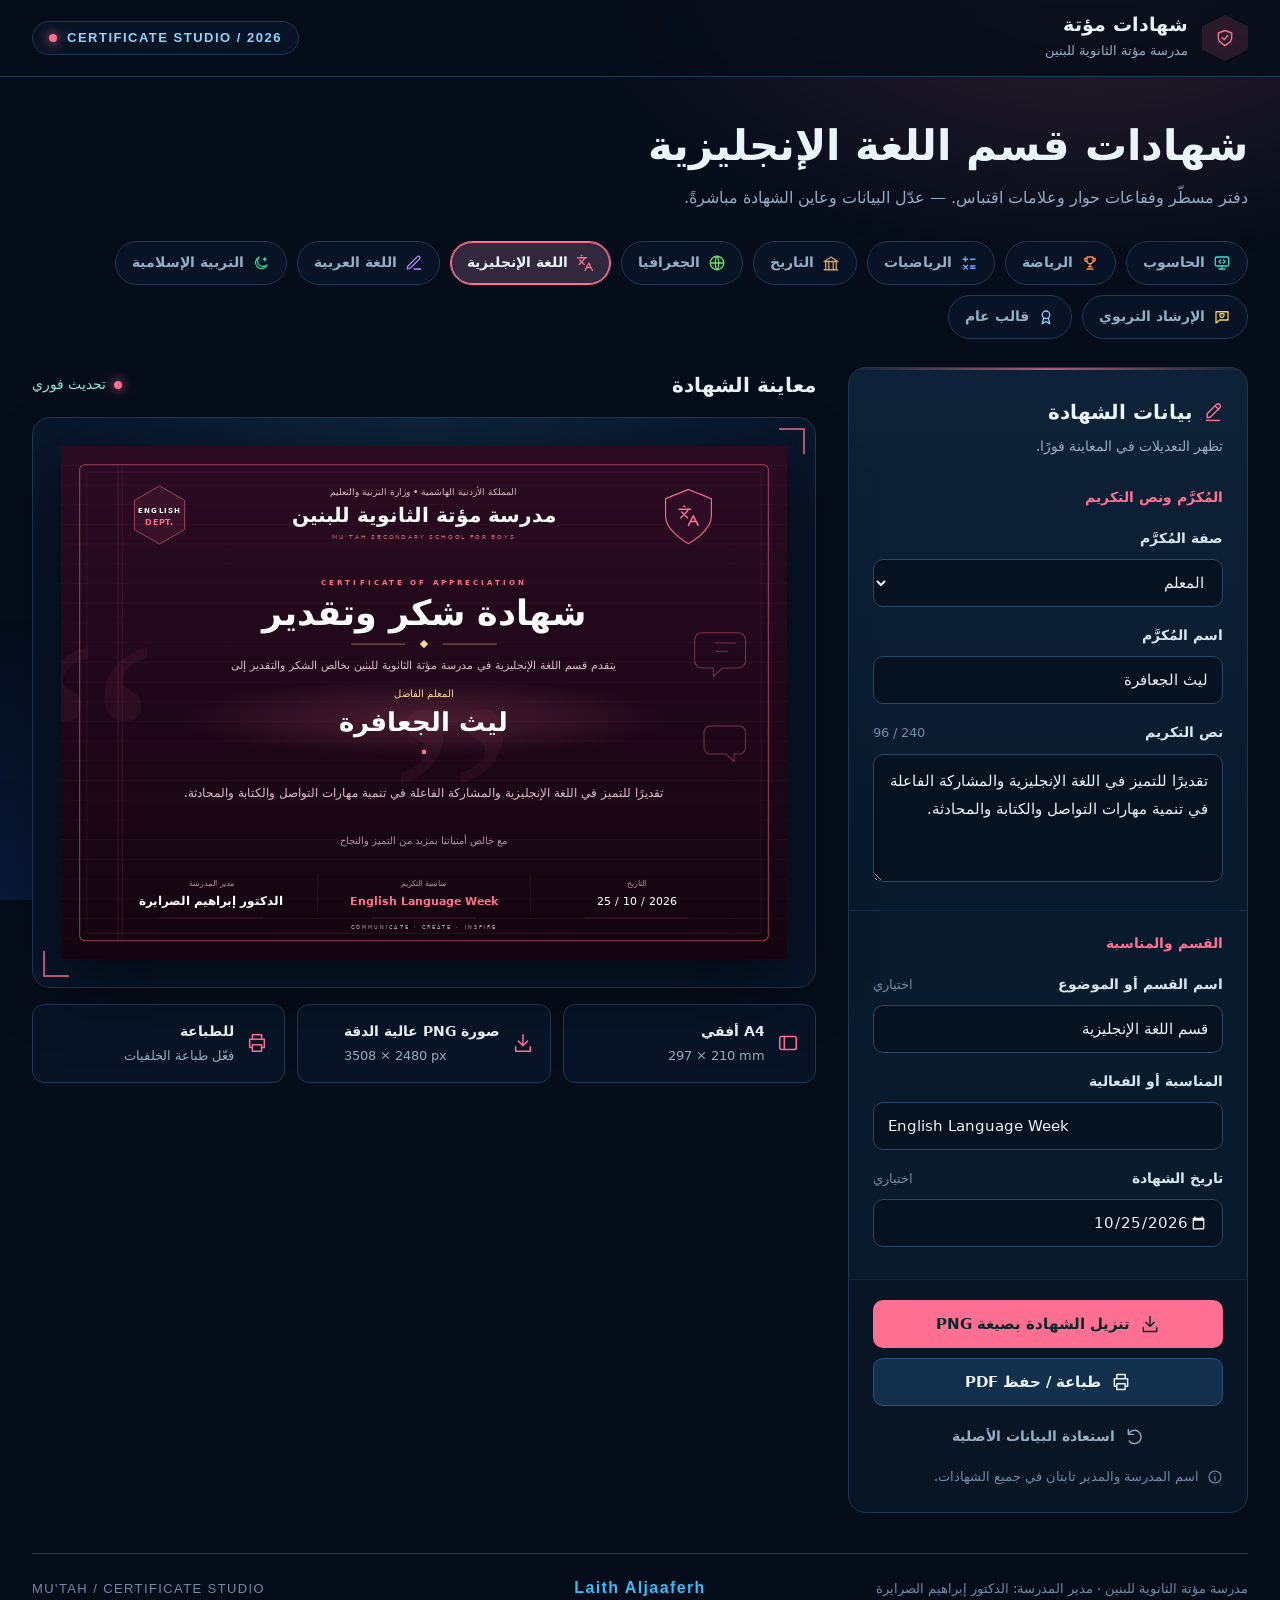
<file: english.html>
<!doctype html>
<html lang="ar" dir="rtl">
<head>
<meta charset="utf-8">
<meta name="viewport" content="width=device-width,initial-scale=1">
<meta name="theme-color" content="#050d1a">
<meta name="description" content="صمّم شهادة شكر وتقدير لمدرسة مؤتة الثانوية للبنين بطابع الأمن السيبراني، ثم نزّلها صورة أو اطبعها.">
<title>شهادات مؤتة | شهادات الأقسام</title>
<link rel="stylesheet" href="style.css">
</head>
<body data-dept="english">
<svg width="0" height="0" class="sr-only" aria-hidden="true" xmlns="http://www.w3.org/2000/svg"><defs>
<symbol id="i-shield" viewBox="0 0 24 24"><path d="m12 3 8 3v6c0 5-8 9-8 9s-8-4-8-9V6z"/><path d="m8.5 11.5 2.4 2.5 4.6-5"/></symbol>
<symbol id="i-edit" viewBox="0 0 24 24"><path d="M15 5 19 9M5 19l4-1 11-11a2.8 2.8 0 0 0-4-4L5 14zM4 22h16"/></symbol>
<symbol id="i-download" viewBox="0 0 24 24"><path d="M12 3v12m-5-5 5 5 5-5M4 16v5h16v-5"/></symbol>
<symbol id="i-print" viewBox="0 0 24 24"><path d="M7 8V3h10v5M7 17H4V8h16v9h-3M7 14h10v7H7z"/></symbol>
<symbol id="i-reset" viewBox="0 0 24 24"><path d="M4 4v6h6M4 10a8 8 0 1 1 1 8"/></symbol>
<symbol id="i-info" viewBox="0 0 24 24"><circle cx="12" cy="12" r="9"/><path d="M12 11v6m0-10h.01"/></symbol>
<symbol id="i-layout" viewBox="0 0 24 24"><rect x="3" y="5" width="18" height="14" rx="2"/><path d="M8 5v14"/></symbol>
</defs></svg>
<header class="topbar"><div class="wrap top"><a class="brand" href="index.html" aria-label="الصفحة الرئيسية"><div class="mark"><svg class="ui-icon" aria-hidden="true"><use href="#i-shield"/></svg></div><div><b>شهادات مؤتة</b><small>مدرسة مؤتة الثانوية للبنين</small></div></a><div class="tag" dir="ltr">CERTIFICATE STUDIO / 2026</div></div></header>
<main class="wrap">
<section class="intro"><h1 id="pageH1">شهادات مؤتة</h1><p id="pageLead"></p></section>
<nav class="depts" id="depts" aria-label="اختر القسم"></nav>
<div class="work">
<aside class="panel" aria-labelledby="form-title">
<div class="ph"><h2 id="form-title"><svg class="ui-icon" aria-hidden="true"><use href="#i-edit"/></svg>بيانات الشهادة</h2><p>تظهر التعديلات في المعاينة فورًا.</p></div>
<form id="certificateForm" autocomplete="off">
<div class="group"><h3>المُكرَّم ونص التكريم</h3>
<div class="field"><label for="honorific">صفة المُكرَّم</label><select id="honorific"><option value="المعلم الفاضل">المعلم</option><option value="المعلمة الفاضلة">المعلمة</option><option value="الطالب المتميز">الطالب</option><option value="الطالبة المتميزة">الطالبة</option><option value="الأستاذ الفاضل">الأستاذ</option><option value="الأستاذة الفاضلة">الأستاذة</option><option value="">بدون صفة</option></select></div>
<div class="field"><label for="recipient">اسم المُكرَّم</label><input id="recipient" value="ليث الجعافرة" maxlength="90" placeholder="اكتب اسم المعلم أو الطالب" spellcheck="false"></div>
<div class="field"><label for="reason">نص التكريم <span class="hint" id="reasonCount" dir="ltr" aria-hidden="true">0 / 240</span></label><textarea id="reason" maxlength="240" aria-describedby="reason-limit">تقديرًا للجهود المتميزة والمشاركة الفاعلة في فعاليات الأمن السيبراني، والإسهام في نشر الوعي الرقمي وثقافة الاستخدام الآمن للتكنولوجيا.</textarea><span class="sr-only" id="reason-limit">الحد الأقصى 240 حرفًا.</span></div></div>
<div class="group"><h3>القسم والمناسبة</h3>
<div class="field"><label for="deptName">اسم القسم أو الموضوع <span class="hint">اختياري</span></label><input id="deptName" maxlength="48" placeholder="مثال: قسم الحاسوب"></div>
<div class="field"><label for="occasion">المناسبة أو الفعالية</label><input id="occasion" value="CYBER ARENA 2026" maxlength="64" placeholder="اكتب عنوان المناسبة" dir="auto"></div>
<div class="field"><label for="date">تاريخ الشهادة <span class="hint">اختياري</span></label><input id="date" type="date" value="2026-10-25"></div></div>
<div class="acts"><button type="button" id="pngBtn" class="btn btn-p"><svg class="ui-icon" aria-hidden="true"><use href="#i-download"/></svg><span>تنزيل الشهادة بصيغة PNG</span></button><button type="button" id="printBtn" class="btn btn-s"><svg class="ui-icon" aria-hidden="true"><use href="#i-print"/></svg>طباعة / حفظ PDF</button><button type="button" id="resetBtn" class="btn btn-t"><svg class="ui-icon" aria-hidden="true"><use href="#i-reset"/></svg>استعادة البيانات الأصلية</button><p class="note"><svg class="ui-icon" aria-hidden="true"><use href="#i-info"/></svg>اسم المدرسة والمدير ثابتان في جميع الشهادات.</p></div>
</form></aside>
<section class="preview" aria-labelledby="preview-title">
<div class="pv-head"><h2 id="preview-title">معاينة الشهادة</h2><span class="live">تحديث فوري</span></div>
<div class="stage"><div class="art">
<svg id="certificate" style="color:#35e0d0" viewBox="0 0 1400 990" xmlns="http://www.w3.org/2000/svg" role="img" aria-labelledby="certTitle certDesc">
<title id="certTitle">شهادة شكر وتقدير</title><desc id="certDesc">شهادة صادرة عن مدرسة مؤتة الثانوية للبنين.</desc>
<defs>
<style id="svgFontStyles"></style>
<style>.ar{font-family:CyberArabic,Tahoma,sans-serif;text-anchor:middle;direction:rtl;unicode-bidi:plaintext}.en{font-family:CyberArabic,Arial,sans-serif;text-anchor:middle;direction:ltr;unicode-bidi:plaintext}</style>
<linearGradient id="bgG" x1="0" y1="0" x2="0" y2="1"><stop stop-color="#071a33"/><stop offset="1" stop-color="#040e1c"/></linearGradient>
<radialGradient id="glow" cx=".5" cy="0" r=".7"><stop stop-color="currentColor" stop-opacity=".22"/><stop offset="1" stop-color="currentColor" stop-opacity="0"/></radialGradient>
<radialGradient id="nameGlow"><stop stop-color="currentColor" stop-opacity=".2"/><stop offset="1" stop-color="currentColor" stop-opacity="0"/></radialGradient>
<linearGradient id="fade" x1="0" y1="0" x2="1" y2="0"><stop stop-color="currentColor" stop-opacity="0"/><stop offset=".5" stop-color="currentColor"/><stop offset="1" stop-color="currentColor" stop-opacity="0"/></linearGradient>
<pattern id="hex" width="34.64" height="60" patternUnits="userSpaceOnUse" patternTransform="scale(1.25)"><path d="M0 10L17.32 0 34.64 10M0 10V30M34.64 10V30M0 30L17.32 40 34.64 30M17.32 40V60" fill="none" stroke="currentColor" stroke-opacity=".075"/></pattern>
<g id="trace" fill="none" stroke="currentColor" stroke-width="1.5" opacity=".4"><path d="M36 430h34l30 30v100l26 26v80M36 468h18l26 26v70l26 26v50"/><circle cx="126" cy="666" r="4"/><circle cx="106" cy="640" r="4"/></g>
</defs>
<g id="themeArt"></g>
<g transform="translate(190 133)"><path d="M0-56 48.5-28v56L0 56-48.5 28v-56Z" fill="currentColor" fill-opacity=".07" stroke="currentColor" stroke-opacity=".7" stroke-width="1.5"/><text id="badge1" class="en" y="-4" style="fill:var(--ink)" font-size="15" font-weight="700" letter-spacing="2">CYBER</text><text id="badge2" class="en" y="20" fill="currentColor" font-size="16" font-weight="700" letter-spacing="1.5">ARENA</text></g>
<g transform="translate(1210 133) scale(.85)"><path d="M0-58 52-37V3C52 37 0 65 0 65S-52 37-52 3v-40Z" style="fill:var(--panel)" stroke="currentColor" stroke-width="2.5"/><g id="emblemIcon" transform="translate(-26 -24) scale(2.17)" fill="none" stroke="currentColor" stroke-width="1.6" stroke-linecap="round" stroke-linejoin="round"></g></g>
<text class="ar" x="700" y="94" style="fill:var(--soft)" font-size="17">المملكة الأردنية الهاشمية  •  وزارة التربية والتعليم</text>
<text class="ar" x="700" y="146" style="fill:var(--ink)" font-size="38" font-weight="700">مدرسة مؤتة الثانوية للبنين</text>
<text class="en" x="700" y="180" fill="currentColor" fill-opacity=".8" font-size="12" letter-spacing="3.5">MU'TAH SECONDARY SCHOOL FOR BOYS</text>
<path d="M120 214H1280" stroke="url(#fade)" stroke-width="1.5"/>
<text class="en" x="700" y="268" fill="currentColor" font-size="14" font-weight="700" letter-spacing="6">CERTIFICATE OF APPRECIATION</text>
<text class="ar" x="700" y="346" style="fill:var(--ink)" font-size="68" font-weight="700">شهادة شكر وتقدير</text>
<path d="M560 382h104M736 382h104" style="stroke:var(--gold)" stroke-opacity=".6" stroke-width="1.5"/><path d="m700 374 8 8-8 8-8-8Z" style="fill:var(--gold)"/>
<text id="introText" class="ar" x="700" y="430" style="fill:var(--soft)" font-size="22">تتقدم إدارة مدرسة مؤتة الثانوية للبنين بخالص الشكر والتقدير إلى</text>
<ellipse cx="700" cy="525" rx="470" ry="76" fill="url(#nameGlow)"/>
<text class="ar" id="honorificText" x="700" y="484" style="fill:var(--gold)" font-size="20">المعلم الفاضل</text>
<text class="ar" id="recipientText" x="700" y="549" style="fill:var(--ink)" font-size="50" font-weight="700">ليث الجعافرة</text>
<path d="M360 590H1040" stroke="url(#fade)" stroke-width="2"/><circle cx="700" cy="590" r="4.5" fill="currentColor"/>
<text class="ar" id="reasonText" x="700" y="648" style="fill:var(--soft)" font-size="23"><tspan x="700">تقديرًا للجهود المتميزة والمشاركة الفاعلة في فعاليات الأمن السيبراني،</tspan></text>
<text class="ar" x="700" y="767" style="fill:var(--mute)" font-size="19">مع خالص أمنياتنا بمزيد من التميز والنجاح</text>
<path d="M120 808H1280" stroke="url(#fade)" stroke-opacity=".5"/><path d="M495 826v76M905 826v76" stroke="currentColor" stroke-opacity=".25"/>
<g id="eventGroup"><text class="ar" x="700" y="848" style="fill:var(--mute)" font-size="15">مناسبة التكريم</text><text id="occasionText" class="en" x="700" y="886" fill="currentColor" font-size="22" font-weight="700">CYBER ARENA 2026</text></g>
<g id="dateGroup"><text class="ar" x="1110" y="848" style="fill:var(--mute)" font-size="15">التاريخ</text><text id="dateText" class="en" x="1110" y="886" style="fill:var(--ink)" font-size="22">25 / 10 / 2026</text></g>
<text class="ar" x="290" y="848" style="fill:var(--mute)" font-size="15">مدير المدرسة</text><text class="ar" x="290" y="886" style="fill:var(--ink)" font-size="23" font-weight="700">الدكتور إبراهيم الصرايرة</text>
<path d="M190 910h200M600 910h200M1010 910h200" stroke="currentColor" stroke-opacity=".35"/>
<text id="taglineText" class="en" x="700" y="932" style="fill:var(--mute)" font-size="10" letter-spacing="4">KNOWLEDGE · AWARENESS · EXCELLENCE</text>
</svg></div></div>
<div class="specs"><div class="spec"><svg class="ui-icon" aria-hidden="true"><use href="#i-layout"/></svg><div><b>A4 أفقي</b><small dir="ltr">297 × 210 mm</small></div></div><div class="spec"><svg class="ui-icon" aria-hidden="true"><use href="#i-download"/></svg><div><b>صورة PNG عالية الدقة</b><small dir="ltr">3508 × 2480 px</small></div></div><div class="spec"><svg class="ui-icon" aria-hidden="true"><use href="#i-print"/></svg><div><b>للطباعة</b><small>فعّل طباعة الخلفيات</small></div></div></div>
</section></div>
<footer class="foot"><span>مدرسة مؤتة الثانوية للبنين · مدير المدرسة: الدكتور إبراهيم الصرايرة</span> <span class="developer-name" dir="ltr">Laith Aljaaferh</span><span dir="ltr">MU'TAH / CERTIFICATE STUDIO</span></footer>
</main>
<div id="toast" class="toast" role="status" aria-live="polite"></div>
<script src="themes.js"></script>
<script src="script.js"></script>
</body>
</html>
</file>
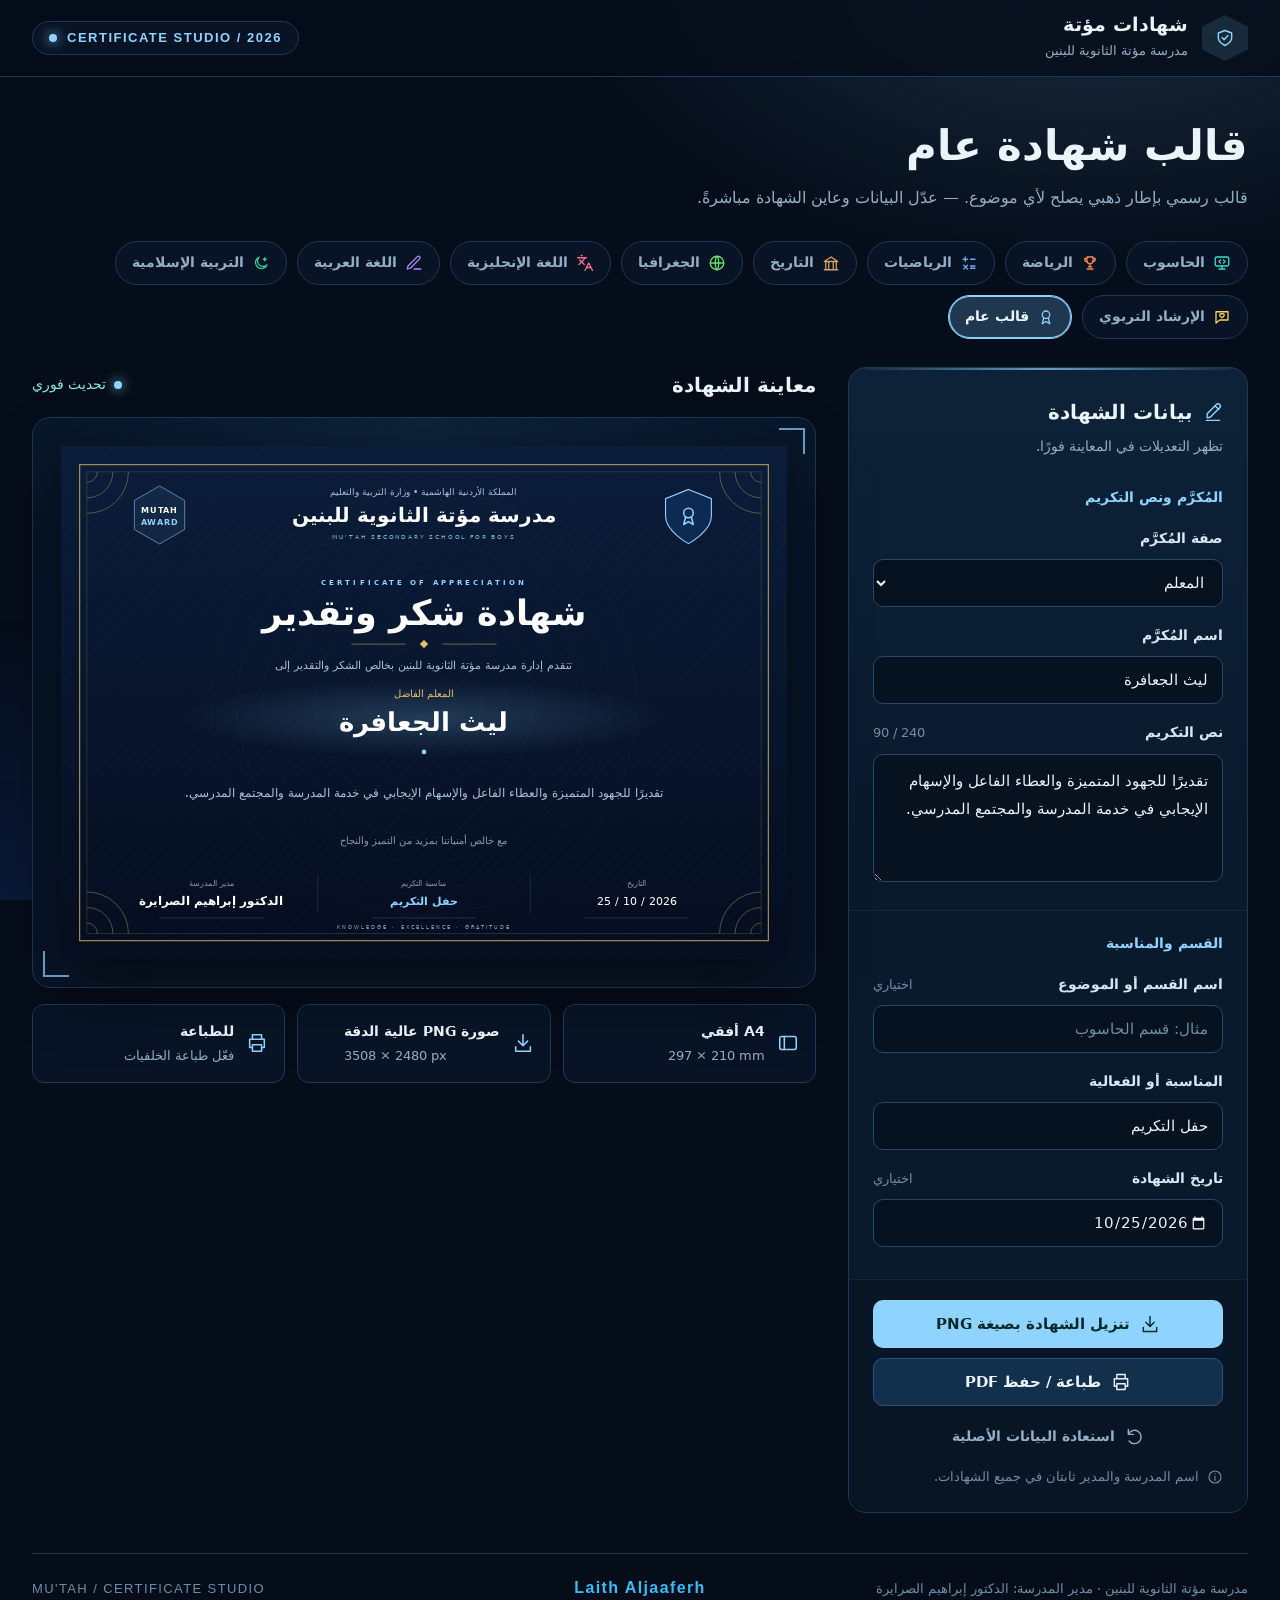
<file: general.html>
<!doctype html>
<html lang="ar" dir="rtl">
<head>
<meta charset="utf-8">
<meta name="viewport" content="width=device-width,initial-scale=1">
<meta name="theme-color" content="#050d1a">
<meta name="description" content="صمّم شهادة شكر وتقدير لمدرسة مؤتة الثانوية للبنين بطابع الأمن السيبراني، ثم نزّلها صورة أو اطبعها.">
<title>شهادات مؤتة | شهادات الأقسام</title>
<link rel="stylesheet" href="style.css">
</head>
<body data-dept="general">
<svg width="0" height="0" class="sr-only" aria-hidden="true" xmlns="http://www.w3.org/2000/svg"><defs>
<symbol id="i-shield" viewBox="0 0 24 24"><path d="m12 3 8 3v6c0 5-8 9-8 9s-8-4-8-9V6z"/><path d="m8.5 11.5 2.4 2.5 4.6-5"/></symbol>
<symbol id="i-edit" viewBox="0 0 24 24"><path d="M15 5 19 9M5 19l4-1 11-11a2.8 2.8 0 0 0-4-4L5 14zM4 22h16"/></symbol>
<symbol id="i-download" viewBox="0 0 24 24"><path d="M12 3v12m-5-5 5 5 5-5M4 16v5h16v-5"/></symbol>
<symbol id="i-print" viewBox="0 0 24 24"><path d="M7 8V3h10v5M7 17H4V8h16v9h-3M7 14h10v7H7z"/></symbol>
<symbol id="i-reset" viewBox="0 0 24 24"><path d="M4 4v6h6M4 10a8 8 0 1 1 1 8"/></symbol>
<symbol id="i-info" viewBox="0 0 24 24"><circle cx="12" cy="12" r="9"/><path d="M12 11v6m0-10h.01"/></symbol>
<symbol id="i-layout" viewBox="0 0 24 24"><rect x="3" y="5" width="18" height="14" rx="2"/><path d="M8 5v14"/></symbol>
</defs></svg>
<header class="topbar"><div class="wrap top"><a class="brand" href="index.html" aria-label="الصفحة الرئيسية"><div class="mark"><svg class="ui-icon" aria-hidden="true"><use href="#i-shield"/></svg></div><div><b>شهادات مؤتة</b><small>مدرسة مؤتة الثانوية للبنين</small></div></a><div class="tag" dir="ltr">CERTIFICATE STUDIO / 2026</div></div></header>
<main class="wrap">
<section class="intro"><h1 id="pageH1">شهادات مؤتة</h1><p id="pageLead"></p></section>
<nav class="depts" id="depts" aria-label="اختر القسم"></nav>
<div class="work">
<aside class="panel" aria-labelledby="form-title">
<div class="ph"><h2 id="form-title"><svg class="ui-icon" aria-hidden="true"><use href="#i-edit"/></svg>بيانات الشهادة</h2><p>تظهر التعديلات في المعاينة فورًا.</p></div>
<form id="certificateForm" autocomplete="off">
<div class="group"><h3>المُكرَّم ونص التكريم</h3>
<div class="field"><label for="honorific">صفة المُكرَّم</label><select id="honorific"><option value="المعلم الفاضل">المعلم</option><option value="المعلمة الفاضلة">المعلمة</option><option value="الطالب المتميز">الطالب</option><option value="الطالبة المتميزة">الطالبة</option><option value="الأستاذ الفاضل">الأستاذ</option><option value="الأستاذة الفاضلة">الأستاذة</option><option value="">بدون صفة</option></select></div>
<div class="field"><label for="recipient">اسم المُكرَّم</label><input id="recipient" value="ليث الجعافرة" maxlength="90" placeholder="اكتب اسم المعلم أو الطالب" spellcheck="false"></div>
<div class="field"><label for="reason">نص التكريم <span class="hint" id="reasonCount" dir="ltr" aria-hidden="true">0 / 240</span></label><textarea id="reason" maxlength="240" aria-describedby="reason-limit">تقديرًا للجهود المتميزة والمشاركة الفاعلة في فعاليات الأمن السيبراني، والإسهام في نشر الوعي الرقمي وثقافة الاستخدام الآمن للتكنولوجيا.</textarea><span class="sr-only" id="reason-limit">الحد الأقصى 240 حرفًا.</span></div></div>
<div class="group"><h3>القسم والمناسبة</h3>
<div class="field"><label for="deptName">اسم القسم أو الموضوع <span class="hint">اختياري</span></label><input id="deptName" maxlength="48" placeholder="مثال: قسم الحاسوب"></div>
<div class="field"><label for="occasion">المناسبة أو الفعالية</label><input id="occasion" value="CYBER ARENA 2026" maxlength="64" placeholder="اكتب عنوان المناسبة" dir="auto"></div>
<div class="field"><label for="date">تاريخ الشهادة <span class="hint">اختياري</span></label><input id="date" type="date" value="2026-10-25"></div></div>
<div class="acts"><button type="button" id="pngBtn" class="btn btn-p"><svg class="ui-icon" aria-hidden="true"><use href="#i-download"/></svg><span>تنزيل الشهادة بصيغة PNG</span></button><button type="button" id="printBtn" class="btn btn-s"><svg class="ui-icon" aria-hidden="true"><use href="#i-print"/></svg>طباعة / حفظ PDF</button><button type="button" id="resetBtn" class="btn btn-t"><svg class="ui-icon" aria-hidden="true"><use href="#i-reset"/></svg>استعادة البيانات الأصلية</button><p class="note"><svg class="ui-icon" aria-hidden="true"><use href="#i-info"/></svg>اسم المدرسة والمدير ثابتان في جميع الشهادات.</p></div>
</form></aside>
<section class="preview" aria-labelledby="preview-title">
<div class="pv-head"><h2 id="preview-title">معاينة الشهادة</h2><span class="live">تحديث فوري</span></div>
<div class="stage"><div class="art">
<svg id="certificate" style="color:#35e0d0" viewBox="0 0 1400 990" xmlns="http://www.w3.org/2000/svg" role="img" aria-labelledby="certTitle certDesc">
<title id="certTitle">شهادة شكر وتقدير</title><desc id="certDesc">شهادة صادرة عن مدرسة مؤتة الثانوية للبنين.</desc>
<defs>
<style id="svgFontStyles"></style>
<style>.ar{font-family:CyberArabic,Tahoma,sans-serif;text-anchor:middle;direction:rtl;unicode-bidi:plaintext}.en{font-family:CyberArabic,Arial,sans-serif;text-anchor:middle;direction:ltr;unicode-bidi:plaintext}</style>
<linearGradient id="bgG" x1="0" y1="0" x2="0" y2="1"><stop stop-color="#071a33"/><stop offset="1" stop-color="#040e1c"/></linearGradient>
<radialGradient id="glow" cx=".5" cy="0" r=".7"><stop stop-color="currentColor" stop-opacity=".22"/><stop offset="1" stop-color="currentColor" stop-opacity="0"/></radialGradient>
<radialGradient id="nameGlow"><stop stop-color="currentColor" stop-opacity=".2"/><stop offset="1" stop-color="currentColor" stop-opacity="0"/></radialGradient>
<linearGradient id="fade" x1="0" y1="0" x2="1" y2="0"><stop stop-color="currentColor" stop-opacity="0"/><stop offset=".5" stop-color="currentColor"/><stop offset="1" stop-color="currentColor" stop-opacity="0"/></linearGradient>
<pattern id="hex" width="34.64" height="60" patternUnits="userSpaceOnUse" patternTransform="scale(1.25)"><path d="M0 10L17.32 0 34.64 10M0 10V30M34.64 10V30M0 30L17.32 40 34.64 30M17.32 40V60" fill="none" stroke="currentColor" stroke-opacity=".075"/></pattern>
<g id="trace" fill="none" stroke="currentColor" stroke-width="1.5" opacity=".4"><path d="M36 430h34l30 30v100l26 26v80M36 468h18l26 26v70l26 26v50"/><circle cx="126" cy="666" r="4"/><circle cx="106" cy="640" r="4"/></g>
</defs>
<g id="themeArt"></g>
<g transform="translate(190 133)"><path d="M0-56 48.5-28v56L0 56-48.5 28v-56Z" fill="currentColor" fill-opacity=".07" stroke="currentColor" stroke-opacity=".7" stroke-width="1.5"/><text id="badge1" class="en" y="-4" style="fill:var(--ink)" font-size="15" font-weight="700" letter-spacing="2">CYBER</text><text id="badge2" class="en" y="20" fill="currentColor" font-size="16" font-weight="700" letter-spacing="1.5">ARENA</text></g>
<g transform="translate(1210 133) scale(.85)"><path d="M0-58 52-37V3C52 37 0 65 0 65S-52 37-52 3v-40Z" style="fill:var(--panel)" stroke="currentColor" stroke-width="2.5"/><g id="emblemIcon" transform="translate(-26 -24) scale(2.17)" fill="none" stroke="currentColor" stroke-width="1.6" stroke-linecap="round" stroke-linejoin="round"></g></g>
<text class="ar" x="700" y="94" style="fill:var(--soft)" font-size="17">المملكة الأردنية الهاشمية  •  وزارة التربية والتعليم</text>
<text class="ar" x="700" y="146" style="fill:var(--ink)" font-size="38" font-weight="700">مدرسة مؤتة الثانوية للبنين</text>
<text class="en" x="700" y="180" fill="currentColor" fill-opacity=".8" font-size="12" letter-spacing="3.5">MU'TAH SECONDARY SCHOOL FOR BOYS</text>
<path d="M120 214H1280" stroke="url(#fade)" stroke-width="1.5"/>
<text class="en" x="700" y="268" fill="currentColor" font-size="14" font-weight="700" letter-spacing="6">CERTIFICATE OF APPRECIATION</text>
<text class="ar" x="700" y="346" style="fill:var(--ink)" font-size="68" font-weight="700">شهادة شكر وتقدير</text>
<path d="M560 382h104M736 382h104" style="stroke:var(--gold)" stroke-opacity=".6" stroke-width="1.5"/><path d="m700 374 8 8-8 8-8-8Z" style="fill:var(--gold)"/>
<text id="introText" class="ar" x="700" y="430" style="fill:var(--soft)" font-size="22">تتقدم إدارة مدرسة مؤتة الثانوية للبنين بخالص الشكر والتقدير إلى</text>
<ellipse cx="700" cy="525" rx="470" ry="76" fill="url(#nameGlow)"/>
<text class="ar" id="honorificText" x="700" y="484" style="fill:var(--gold)" font-size="20">المعلم الفاضل</text>
<text class="ar" id="recipientText" x="700" y="549" style="fill:var(--ink)" font-size="50" font-weight="700">ليث الجعافرة</text>
<path d="M360 590H1040" stroke="url(#fade)" stroke-width="2"/><circle cx="700" cy="590" r="4.5" fill="currentColor"/>
<text class="ar" id="reasonText" x="700" y="648" style="fill:var(--soft)" font-size="23"><tspan x="700">تقديرًا للجهود المتميزة والمشاركة الفاعلة في فعاليات الأمن السيبراني،</tspan></text>
<text class="ar" x="700" y="767" style="fill:var(--mute)" font-size="19">مع خالص أمنياتنا بمزيد من التميز والنجاح</text>
<path d="M120 808H1280" stroke="url(#fade)" stroke-opacity=".5"/><path d="M495 826v76M905 826v76" stroke="currentColor" stroke-opacity=".25"/>
<g id="eventGroup"><text class="ar" x="700" y="848" style="fill:var(--mute)" font-size="15">مناسبة التكريم</text><text id="occasionText" class="en" x="700" y="886" fill="currentColor" font-size="22" font-weight="700">CYBER ARENA 2026</text></g>
<g id="dateGroup"><text class="ar" x="1110" y="848" style="fill:var(--mute)" font-size="15">التاريخ</text><text id="dateText" class="en" x="1110" y="886" style="fill:var(--ink)" font-size="22">25 / 10 / 2026</text></g>
<text class="ar" x="290" y="848" style="fill:var(--mute)" font-size="15">مدير المدرسة</text><text class="ar" x="290" y="886" style="fill:var(--ink)" font-size="23" font-weight="700">الدكتور إبراهيم الصرايرة</text>
<path d="M190 910h200M600 910h200M1010 910h200" stroke="currentColor" stroke-opacity=".35"/>
<text id="taglineText" class="en" x="700" y="932" style="fill:var(--mute)" font-size="10" letter-spacing="4">KNOWLEDGE · AWARENESS · EXCELLENCE</text>
</svg></div></div>
<div class="specs"><div class="spec"><svg class="ui-icon" aria-hidden="true"><use href="#i-layout"/></svg><div><b>A4 أفقي</b><small dir="ltr">297 × 210 mm</small></div></div><div class="spec"><svg class="ui-icon" aria-hidden="true"><use href="#i-download"/></svg><div><b>صورة PNG عالية الدقة</b><small dir="ltr">3508 × 2480 px</small></div></div><div class="spec"><svg class="ui-icon" aria-hidden="true"><use href="#i-print"/></svg><div><b>للطباعة</b><small>فعّل طباعة الخلفيات</small></div></div></div>
</section></div>
<footer class="foot"><span>مدرسة مؤتة الثانوية للبنين · مدير المدرسة: الدكتور إبراهيم الصرايرة</span> <span class="developer-name" dir="ltr">Laith Aljaaferh</span><span dir="ltr">MU'TAH / CERTIFICATE STUDIO</span></footer>
</main>
<div id="toast" class="toast" role="status" aria-live="polite"></div>
<script src="themes.js"></script>
<script src="script.js"></script>
</body>
</html>
</file>
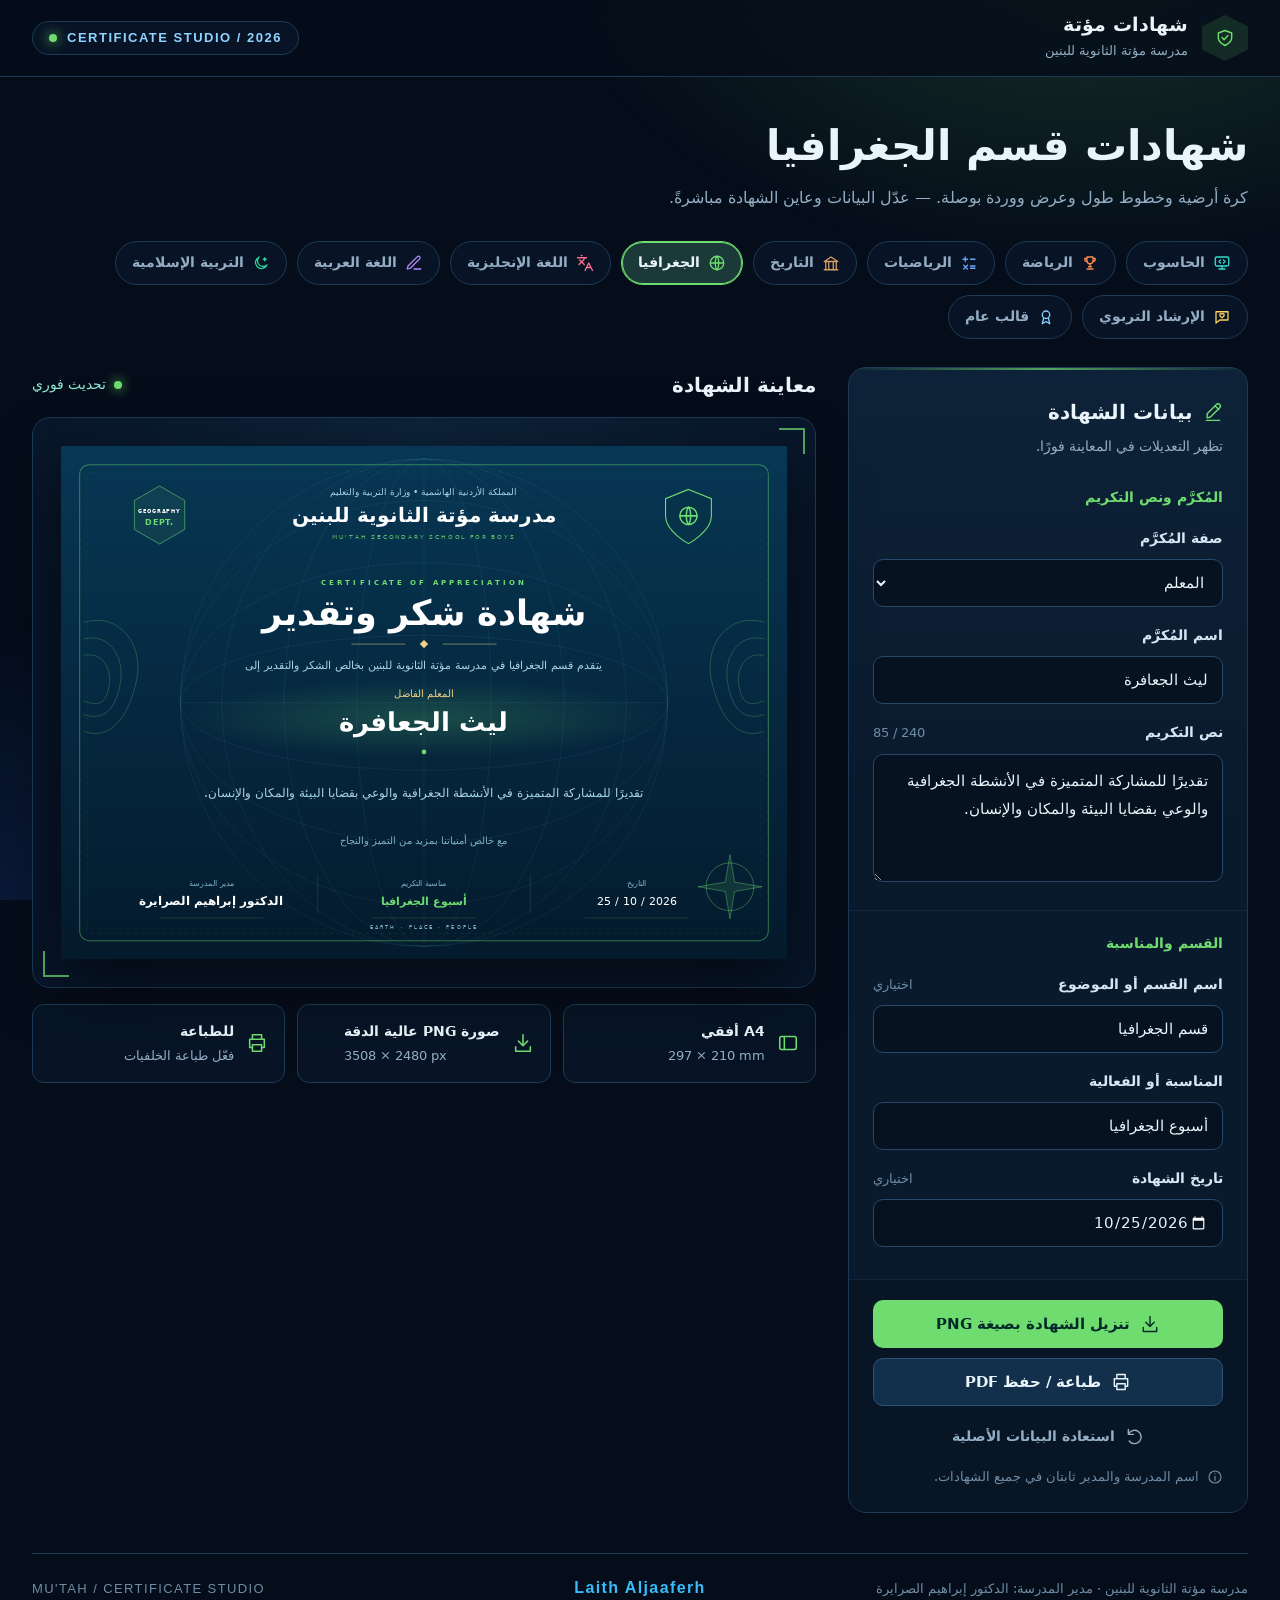
<file: geography.html>
<!doctype html>
<html lang="ar" dir="rtl">
<head>
<meta charset="utf-8">
<meta name="viewport" content="width=device-width,initial-scale=1">
<meta name="theme-color" content="#050d1a">
<meta name="description" content="صمّم شهادة شكر وتقدير لمدرسة مؤتة الثانوية للبنين بطابع الأمن السيبراني، ثم نزّلها صورة أو اطبعها.">
<title>شهادات مؤتة | شهادات الأقسام</title>
<link rel="stylesheet" href="style.css">
</head>
<body data-dept="geography">
<svg width="0" height="0" class="sr-only" aria-hidden="true" xmlns="http://www.w3.org/2000/svg"><defs>
<symbol id="i-shield" viewBox="0 0 24 24"><path d="m12 3 8 3v6c0 5-8 9-8 9s-8-4-8-9V6z"/><path d="m8.5 11.5 2.4 2.5 4.6-5"/></symbol>
<symbol id="i-edit" viewBox="0 0 24 24"><path d="M15 5 19 9M5 19l4-1 11-11a2.8 2.8 0 0 0-4-4L5 14zM4 22h16"/></symbol>
<symbol id="i-download" viewBox="0 0 24 24"><path d="M12 3v12m-5-5 5 5 5-5M4 16v5h16v-5"/></symbol>
<symbol id="i-print" viewBox="0 0 24 24"><path d="M7 8V3h10v5M7 17H4V8h16v9h-3M7 14h10v7H7z"/></symbol>
<symbol id="i-reset" viewBox="0 0 24 24"><path d="M4 4v6h6M4 10a8 8 0 1 1 1 8"/></symbol>
<symbol id="i-info" viewBox="0 0 24 24"><circle cx="12" cy="12" r="9"/><path d="M12 11v6m0-10h.01"/></symbol>
<symbol id="i-layout" viewBox="0 0 24 24"><rect x="3" y="5" width="18" height="14" rx="2"/><path d="M8 5v14"/></symbol>
</defs></svg>
<header class="topbar"><div class="wrap top"><a class="brand" href="index.html" aria-label="الصفحة الرئيسية"><div class="mark"><svg class="ui-icon" aria-hidden="true"><use href="#i-shield"/></svg></div><div><b>شهادات مؤتة</b><small>مدرسة مؤتة الثانوية للبنين</small></div></a><div class="tag" dir="ltr">CERTIFICATE STUDIO / 2026</div></div></header>
<main class="wrap">
<section class="intro"><h1 id="pageH1">شهادات مؤتة</h1><p id="pageLead"></p></section>
<nav class="depts" id="depts" aria-label="اختر القسم"></nav>
<div class="work">
<aside class="panel" aria-labelledby="form-title">
<div class="ph"><h2 id="form-title"><svg class="ui-icon" aria-hidden="true"><use href="#i-edit"/></svg>بيانات الشهادة</h2><p>تظهر التعديلات في المعاينة فورًا.</p></div>
<form id="certificateForm" autocomplete="off">
<div class="group"><h3>المُكرَّم ونص التكريم</h3>
<div class="field"><label for="honorific">صفة المُكرَّم</label><select id="honorific"><option value="المعلم الفاضل">المعلم</option><option value="المعلمة الفاضلة">المعلمة</option><option value="الطالب المتميز">الطالب</option><option value="الطالبة المتميزة">الطالبة</option><option value="الأستاذ الفاضل">الأستاذ</option><option value="الأستاذة الفاضلة">الأستاذة</option><option value="">بدون صفة</option></select></div>
<div class="field"><label for="recipient">اسم المُكرَّم</label><input id="recipient" value="ليث الجعافرة" maxlength="90" placeholder="اكتب اسم المعلم أو الطالب" spellcheck="false"></div>
<div class="field"><label for="reason">نص التكريم <span class="hint" id="reasonCount" dir="ltr" aria-hidden="true">0 / 240</span></label><textarea id="reason" maxlength="240" aria-describedby="reason-limit">تقديرًا للجهود المتميزة والمشاركة الفاعلة في فعاليات الأمن السيبراني، والإسهام في نشر الوعي الرقمي وثقافة الاستخدام الآمن للتكنولوجيا.</textarea><span class="sr-only" id="reason-limit">الحد الأقصى 240 حرفًا.</span></div></div>
<div class="group"><h3>القسم والمناسبة</h3>
<div class="field"><label for="deptName">اسم القسم أو الموضوع <span class="hint">اختياري</span></label><input id="deptName" maxlength="48" placeholder="مثال: قسم الحاسوب"></div>
<div class="field"><label for="occasion">المناسبة أو الفعالية</label><input id="occasion" value="CYBER ARENA 2026" maxlength="64" placeholder="اكتب عنوان المناسبة" dir="auto"></div>
<div class="field"><label for="date">تاريخ الشهادة <span class="hint">اختياري</span></label><input id="date" type="date" value="2026-10-25"></div></div>
<div class="acts"><button type="button" id="pngBtn" class="btn btn-p"><svg class="ui-icon" aria-hidden="true"><use href="#i-download"/></svg><span>تنزيل الشهادة بصيغة PNG</span></button><button type="button" id="printBtn" class="btn btn-s"><svg class="ui-icon" aria-hidden="true"><use href="#i-print"/></svg>طباعة / حفظ PDF</button><button type="button" id="resetBtn" class="btn btn-t"><svg class="ui-icon" aria-hidden="true"><use href="#i-reset"/></svg>استعادة البيانات الأصلية</button><p class="note"><svg class="ui-icon" aria-hidden="true"><use href="#i-info"/></svg>اسم المدرسة والمدير ثابتان في جميع الشهادات.</p></div>
</form></aside>
<section class="preview" aria-labelledby="preview-title">
<div class="pv-head"><h2 id="preview-title">معاينة الشهادة</h2><span class="live">تحديث فوري</span></div>
<div class="stage"><div class="art">
<svg id="certificate" style="color:#35e0d0" viewBox="0 0 1400 990" xmlns="http://www.w3.org/2000/svg" role="img" aria-labelledby="certTitle certDesc">
<title id="certTitle">شهادة شكر وتقدير</title><desc id="certDesc">شهادة صادرة عن مدرسة مؤتة الثانوية للبنين.</desc>
<defs>
<style id="svgFontStyles"></style>
<style>.ar{font-family:CyberArabic,Tahoma,sans-serif;text-anchor:middle;direction:rtl;unicode-bidi:plaintext}.en{font-family:CyberArabic,Arial,sans-serif;text-anchor:middle;direction:ltr;unicode-bidi:plaintext}</style>
<linearGradient id="bgG" x1="0" y1="0" x2="0" y2="1"><stop stop-color="#071a33"/><stop offset="1" stop-color="#040e1c"/></linearGradient>
<radialGradient id="glow" cx=".5" cy="0" r=".7"><stop stop-color="currentColor" stop-opacity=".22"/><stop offset="1" stop-color="currentColor" stop-opacity="0"/></radialGradient>
<radialGradient id="nameGlow"><stop stop-color="currentColor" stop-opacity=".2"/><stop offset="1" stop-color="currentColor" stop-opacity="0"/></radialGradient>
<linearGradient id="fade" x1="0" y1="0" x2="1" y2="0"><stop stop-color="currentColor" stop-opacity="0"/><stop offset=".5" stop-color="currentColor"/><stop offset="1" stop-color="currentColor" stop-opacity="0"/></linearGradient>
<pattern id="hex" width="34.64" height="60" patternUnits="userSpaceOnUse" patternTransform="scale(1.25)"><path d="M0 10L17.32 0 34.64 10M0 10V30M34.64 10V30M0 30L17.32 40 34.64 30M17.32 40V60" fill="none" stroke="currentColor" stroke-opacity=".075"/></pattern>
<g id="trace" fill="none" stroke="currentColor" stroke-width="1.5" opacity=".4"><path d="M36 430h34l30 30v100l26 26v80M36 468h18l26 26v70l26 26v50"/><circle cx="126" cy="666" r="4"/><circle cx="106" cy="640" r="4"/></g>
</defs>
<g id="themeArt"></g>
<g transform="translate(190 133)"><path d="M0-56 48.5-28v56L0 56-48.5 28v-56Z" fill="currentColor" fill-opacity=".07" stroke="currentColor" stroke-opacity=".7" stroke-width="1.5"/><text id="badge1" class="en" y="-4" style="fill:var(--ink)" font-size="15" font-weight="700" letter-spacing="2">CYBER</text><text id="badge2" class="en" y="20" fill="currentColor" font-size="16" font-weight="700" letter-spacing="1.5">ARENA</text></g>
<g transform="translate(1210 133) scale(.85)"><path d="M0-58 52-37V3C52 37 0 65 0 65S-52 37-52 3v-40Z" style="fill:var(--panel)" stroke="currentColor" stroke-width="2.5"/><g id="emblemIcon" transform="translate(-26 -24) scale(2.17)" fill="none" stroke="currentColor" stroke-width="1.6" stroke-linecap="round" stroke-linejoin="round"></g></g>
<text class="ar" x="700" y="94" style="fill:var(--soft)" font-size="17">المملكة الأردنية الهاشمية  •  وزارة التربية والتعليم</text>
<text class="ar" x="700" y="146" style="fill:var(--ink)" font-size="38" font-weight="700">مدرسة مؤتة الثانوية للبنين</text>
<text class="en" x="700" y="180" fill="currentColor" fill-opacity=".8" font-size="12" letter-spacing="3.5">MU'TAH SECONDARY SCHOOL FOR BOYS</text>
<path d="M120 214H1280" stroke="url(#fade)" stroke-width="1.5"/>
<text class="en" x="700" y="268" fill="currentColor" font-size="14" font-weight="700" letter-spacing="6">CERTIFICATE OF APPRECIATION</text>
<text class="ar" x="700" y="346" style="fill:var(--ink)" font-size="68" font-weight="700">شهادة شكر وتقدير</text>
<path d="M560 382h104M736 382h104" style="stroke:var(--gold)" stroke-opacity=".6" stroke-width="1.5"/><path d="m700 374 8 8-8 8-8-8Z" style="fill:var(--gold)"/>
<text id="introText" class="ar" x="700" y="430" style="fill:var(--soft)" font-size="22">تتقدم إدارة مدرسة مؤتة الثانوية للبنين بخالص الشكر والتقدير إلى</text>
<ellipse cx="700" cy="525" rx="470" ry="76" fill="url(#nameGlow)"/>
<text class="ar" id="honorificText" x="700" y="484" style="fill:var(--gold)" font-size="20">المعلم الفاضل</text>
<text class="ar" id="recipientText" x="700" y="549" style="fill:var(--ink)" font-size="50" font-weight="700">ليث الجعافرة</text>
<path d="M360 590H1040" stroke="url(#fade)" stroke-width="2"/><circle cx="700" cy="590" r="4.5" fill="currentColor"/>
<text class="ar" id="reasonText" x="700" y="648" style="fill:var(--soft)" font-size="23"><tspan x="700">تقديرًا للجهود المتميزة والمشاركة الفاعلة في فعاليات الأمن السيبراني،</tspan></text>
<text class="ar" x="700" y="767" style="fill:var(--mute)" font-size="19">مع خالص أمنياتنا بمزيد من التميز والنجاح</text>
<path d="M120 808H1280" stroke="url(#fade)" stroke-opacity=".5"/><path d="M495 826v76M905 826v76" stroke="currentColor" stroke-opacity=".25"/>
<g id="eventGroup"><text class="ar" x="700" y="848" style="fill:var(--mute)" font-size="15">مناسبة التكريم</text><text id="occasionText" class="en" x="700" y="886" fill="currentColor" font-size="22" font-weight="700">CYBER ARENA 2026</text></g>
<g id="dateGroup"><text class="ar" x="1110" y="848" style="fill:var(--mute)" font-size="15">التاريخ</text><text id="dateText" class="en" x="1110" y="886" style="fill:var(--ink)" font-size="22">25 / 10 / 2026</text></g>
<text class="ar" x="290" y="848" style="fill:var(--mute)" font-size="15">مدير المدرسة</text><text class="ar" x="290" y="886" style="fill:var(--ink)" font-size="23" font-weight="700">الدكتور إبراهيم الصرايرة</text>
<path d="M190 910h200M600 910h200M1010 910h200" stroke="currentColor" stroke-opacity=".35"/>
<text id="taglineText" class="en" x="700" y="932" style="fill:var(--mute)" font-size="10" letter-spacing="4">KNOWLEDGE · AWARENESS · EXCELLENCE</text>
</svg></div></div>
<div class="specs"><div class="spec"><svg class="ui-icon" aria-hidden="true"><use href="#i-layout"/></svg><div><b>A4 أفقي</b><small dir="ltr">297 × 210 mm</small></div></div><div class="spec"><svg class="ui-icon" aria-hidden="true"><use href="#i-download"/></svg><div><b>صورة PNG عالية الدقة</b><small dir="ltr">3508 × 2480 px</small></div></div><div class="spec"><svg class="ui-icon" aria-hidden="true"><use href="#i-print"/></svg><div><b>للطباعة</b><small>فعّل طباعة الخلفيات</small></div></div></div>
</section></div>
<footer class="foot"><span>مدرسة مؤتة الثانوية للبنين · مدير المدرسة: الدكتور إبراهيم الصرايرة</span> <span class="developer-name" dir="ltr">Laith Aljaaferh</span><span dir="ltr">MU'TAH / CERTIFICATE STUDIO</span></footer>
</main>
<div id="toast" class="toast" role="status" aria-live="polite"></div>
<script src="themes.js"></script>
<script src="script.js"></script>
</body>
</html>
</file>
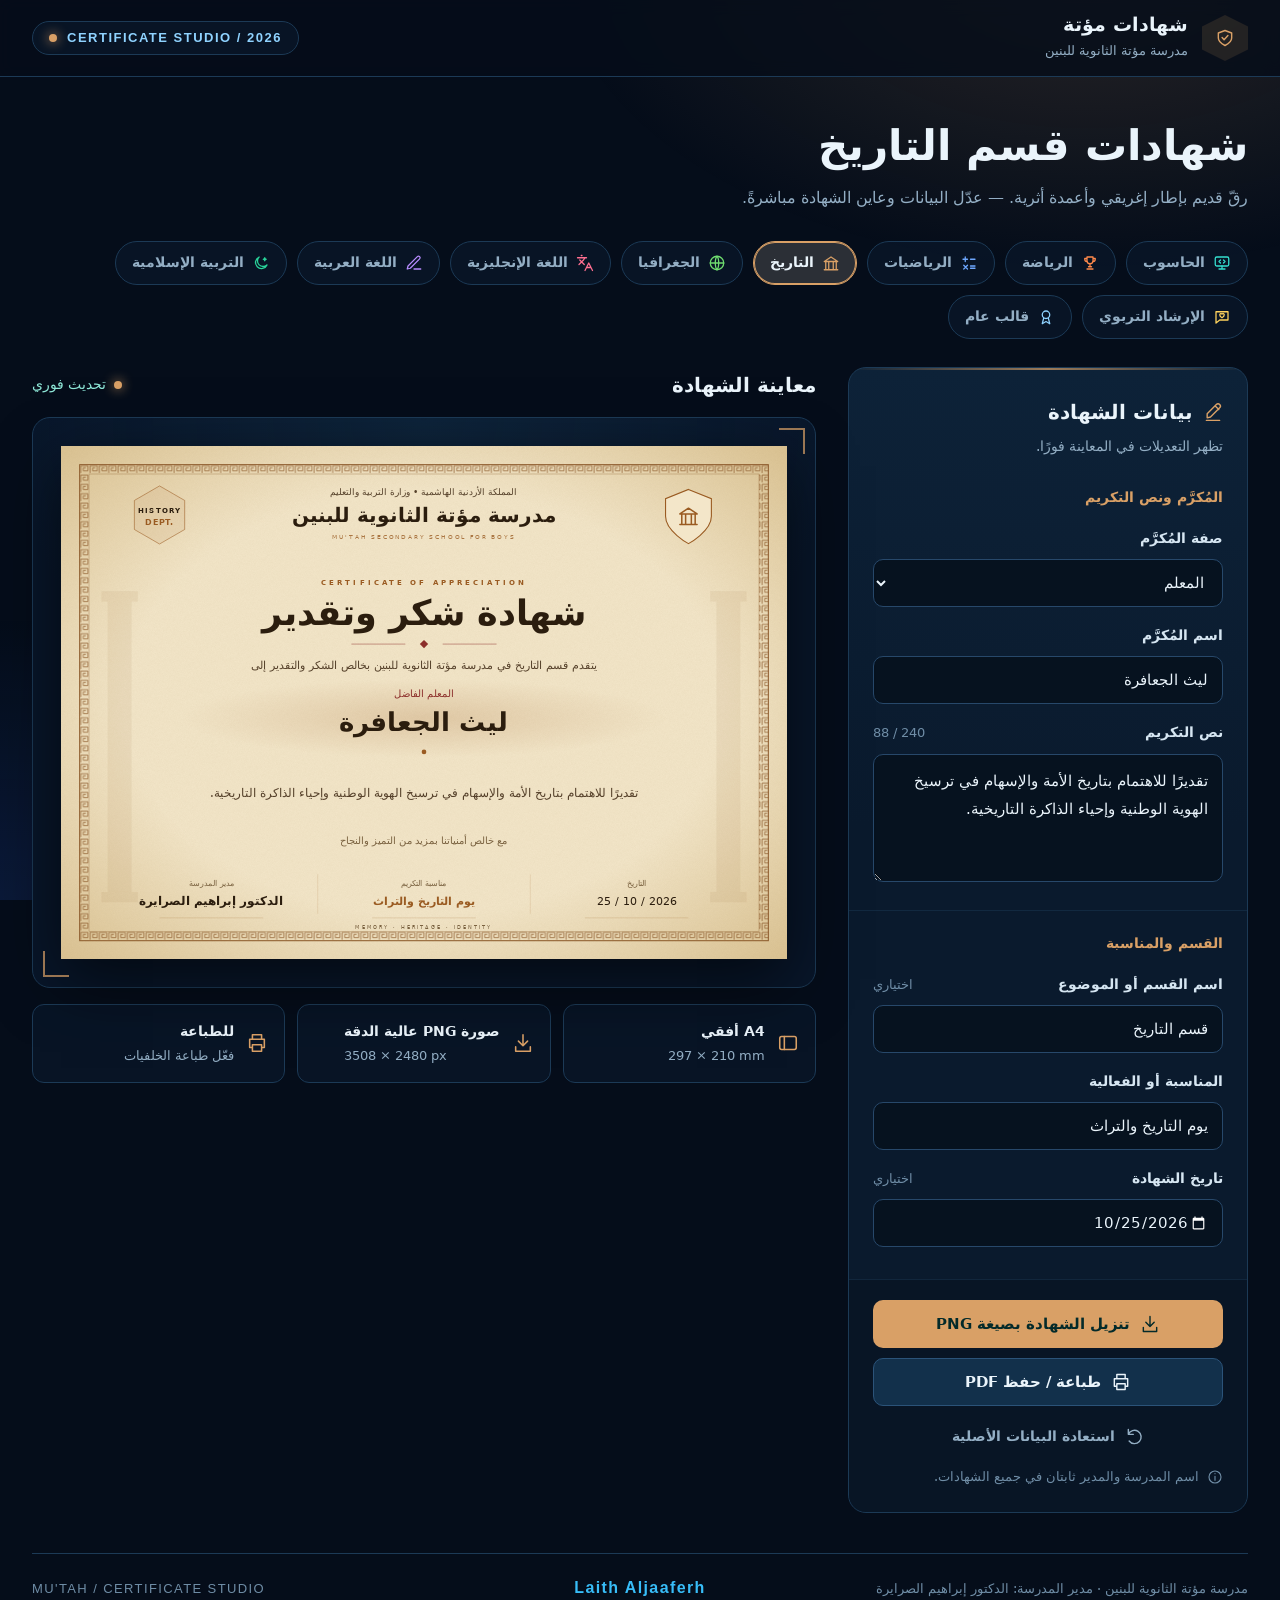
<file: history.html>
<!doctype html>
<html lang="ar" dir="rtl">
<head>
<meta charset="utf-8">
<meta name="viewport" content="width=device-width,initial-scale=1">
<meta name="theme-color" content="#050d1a">
<meta name="description" content="صمّم شهادة شكر وتقدير لمدرسة مؤتة الثانوية للبنين بطابع الأمن السيبراني، ثم نزّلها صورة أو اطبعها.">
<title>شهادات مؤتة | شهادات الأقسام</title>
<link rel="stylesheet" href="style.css">
</head>
<body data-dept="history">
<svg width="0" height="0" class="sr-only" aria-hidden="true" xmlns="http://www.w3.org/2000/svg"><defs>
<symbol id="i-shield" viewBox="0 0 24 24"><path d="m12 3 8 3v6c0 5-8 9-8 9s-8-4-8-9V6z"/><path d="m8.5 11.5 2.4 2.5 4.6-5"/></symbol>
<symbol id="i-edit" viewBox="0 0 24 24"><path d="M15 5 19 9M5 19l4-1 11-11a2.8 2.8 0 0 0-4-4L5 14zM4 22h16"/></symbol>
<symbol id="i-download" viewBox="0 0 24 24"><path d="M12 3v12m-5-5 5 5 5-5M4 16v5h16v-5"/></symbol>
<symbol id="i-print" viewBox="0 0 24 24"><path d="M7 8V3h10v5M7 17H4V8h16v9h-3M7 14h10v7H7z"/></symbol>
<symbol id="i-reset" viewBox="0 0 24 24"><path d="M4 4v6h6M4 10a8 8 0 1 1 1 8"/></symbol>
<symbol id="i-info" viewBox="0 0 24 24"><circle cx="12" cy="12" r="9"/><path d="M12 11v6m0-10h.01"/></symbol>
<symbol id="i-layout" viewBox="0 0 24 24"><rect x="3" y="5" width="18" height="14" rx="2"/><path d="M8 5v14"/></symbol>
</defs></svg>
<header class="topbar"><div class="wrap top"><a class="brand" href="index.html" aria-label="الصفحة الرئيسية"><div class="mark"><svg class="ui-icon" aria-hidden="true"><use href="#i-shield"/></svg></div><div><b>شهادات مؤتة</b><small>مدرسة مؤتة الثانوية للبنين</small></div></a><div class="tag" dir="ltr">CERTIFICATE STUDIO / 2026</div></div></header>
<main class="wrap">
<section class="intro"><h1 id="pageH1">شهادات مؤتة</h1><p id="pageLead"></p></section>
<nav class="depts" id="depts" aria-label="اختر القسم"></nav>
<div class="work">
<aside class="panel" aria-labelledby="form-title">
<div class="ph"><h2 id="form-title"><svg class="ui-icon" aria-hidden="true"><use href="#i-edit"/></svg>بيانات الشهادة</h2><p>تظهر التعديلات في المعاينة فورًا.</p></div>
<form id="certificateForm" autocomplete="off">
<div class="group"><h3>المُكرَّم ونص التكريم</h3>
<div class="field"><label for="honorific">صفة المُكرَّم</label><select id="honorific"><option value="المعلم الفاضل">المعلم</option><option value="المعلمة الفاضلة">المعلمة</option><option value="الطالب المتميز">الطالب</option><option value="الطالبة المتميزة">الطالبة</option><option value="الأستاذ الفاضل">الأستاذ</option><option value="الأستاذة الفاضلة">الأستاذة</option><option value="">بدون صفة</option></select></div>
<div class="field"><label for="recipient">اسم المُكرَّم</label><input id="recipient" value="ليث الجعافرة" maxlength="90" placeholder="اكتب اسم المعلم أو الطالب" spellcheck="false"></div>
<div class="field"><label for="reason">نص التكريم <span class="hint" id="reasonCount" dir="ltr" aria-hidden="true">0 / 240</span></label><textarea id="reason" maxlength="240" aria-describedby="reason-limit">تقديرًا للجهود المتميزة والمشاركة الفاعلة في فعاليات الأمن السيبراني، والإسهام في نشر الوعي الرقمي وثقافة الاستخدام الآمن للتكنولوجيا.</textarea><span class="sr-only" id="reason-limit">الحد الأقصى 240 حرفًا.</span></div></div>
<div class="group"><h3>القسم والمناسبة</h3>
<div class="field"><label for="deptName">اسم القسم أو الموضوع <span class="hint">اختياري</span></label><input id="deptName" maxlength="48" placeholder="مثال: قسم الحاسوب"></div>
<div class="field"><label for="occasion">المناسبة أو الفعالية</label><input id="occasion" value="CYBER ARENA 2026" maxlength="64" placeholder="اكتب عنوان المناسبة" dir="auto"></div>
<div class="field"><label for="date">تاريخ الشهادة <span class="hint">اختياري</span></label><input id="date" type="date" value="2026-10-25"></div></div>
<div class="acts"><button type="button" id="pngBtn" class="btn btn-p"><svg class="ui-icon" aria-hidden="true"><use href="#i-download"/></svg><span>تنزيل الشهادة بصيغة PNG</span></button><button type="button" id="printBtn" class="btn btn-s"><svg class="ui-icon" aria-hidden="true"><use href="#i-print"/></svg>طباعة / حفظ PDF</button><button type="button" id="resetBtn" class="btn btn-t"><svg class="ui-icon" aria-hidden="true"><use href="#i-reset"/></svg>استعادة البيانات الأصلية</button><p class="note"><svg class="ui-icon" aria-hidden="true"><use href="#i-info"/></svg>اسم المدرسة والمدير ثابتان في جميع الشهادات.</p></div>
</form></aside>
<section class="preview" aria-labelledby="preview-title">
<div class="pv-head"><h2 id="preview-title">معاينة الشهادة</h2><span class="live">تحديث فوري</span></div>
<div class="stage"><div class="art">
<svg id="certificate" style="color:#35e0d0" viewBox="0 0 1400 990" xmlns="http://www.w3.org/2000/svg" role="img" aria-labelledby="certTitle certDesc">
<title id="certTitle">شهادة شكر وتقدير</title><desc id="certDesc">شهادة صادرة عن مدرسة مؤتة الثانوية للبنين.</desc>
<defs>
<style id="svgFontStyles"></style>
<style>.ar{font-family:CyberArabic,Tahoma,sans-serif;text-anchor:middle;direction:rtl;unicode-bidi:plaintext}.en{font-family:CyberArabic,Arial,sans-serif;text-anchor:middle;direction:ltr;unicode-bidi:plaintext}</style>
<linearGradient id="bgG" x1="0" y1="0" x2="0" y2="1"><stop stop-color="#071a33"/><stop offset="1" stop-color="#040e1c"/></linearGradient>
<radialGradient id="glow" cx=".5" cy="0" r=".7"><stop stop-color="currentColor" stop-opacity=".22"/><stop offset="1" stop-color="currentColor" stop-opacity="0"/></radialGradient>
<radialGradient id="nameGlow"><stop stop-color="currentColor" stop-opacity=".2"/><stop offset="1" stop-color="currentColor" stop-opacity="0"/></radialGradient>
<linearGradient id="fade" x1="0" y1="0" x2="1" y2="0"><stop stop-color="currentColor" stop-opacity="0"/><stop offset=".5" stop-color="currentColor"/><stop offset="1" stop-color="currentColor" stop-opacity="0"/></linearGradient>
<pattern id="hex" width="34.64" height="60" patternUnits="userSpaceOnUse" patternTransform="scale(1.25)"><path d="M0 10L17.32 0 34.64 10M0 10V30M34.64 10V30M0 30L17.32 40 34.64 30M17.32 40V60" fill="none" stroke="currentColor" stroke-opacity=".075"/></pattern>
<g id="trace" fill="none" stroke="currentColor" stroke-width="1.5" opacity=".4"><path d="M36 430h34l30 30v100l26 26v80M36 468h18l26 26v70l26 26v50"/><circle cx="126" cy="666" r="4"/><circle cx="106" cy="640" r="4"/></g>
</defs>
<g id="themeArt"></g>
<g transform="translate(190 133)"><path d="M0-56 48.5-28v56L0 56-48.5 28v-56Z" fill="currentColor" fill-opacity=".07" stroke="currentColor" stroke-opacity=".7" stroke-width="1.5"/><text id="badge1" class="en" y="-4" style="fill:var(--ink)" font-size="15" font-weight="700" letter-spacing="2">CYBER</text><text id="badge2" class="en" y="20" fill="currentColor" font-size="16" font-weight="700" letter-spacing="1.5">ARENA</text></g>
<g transform="translate(1210 133) scale(.85)"><path d="M0-58 52-37V3C52 37 0 65 0 65S-52 37-52 3v-40Z" style="fill:var(--panel)" stroke="currentColor" stroke-width="2.5"/><g id="emblemIcon" transform="translate(-26 -24) scale(2.17)" fill="none" stroke="currentColor" stroke-width="1.6" stroke-linecap="round" stroke-linejoin="round"></g></g>
<text class="ar" x="700" y="94" style="fill:var(--soft)" font-size="17">المملكة الأردنية الهاشمية  •  وزارة التربية والتعليم</text>
<text class="ar" x="700" y="146" style="fill:var(--ink)" font-size="38" font-weight="700">مدرسة مؤتة الثانوية للبنين</text>
<text class="en" x="700" y="180" fill="currentColor" fill-opacity=".8" font-size="12" letter-spacing="3.5">MU'TAH SECONDARY SCHOOL FOR BOYS</text>
<path d="M120 214H1280" stroke="url(#fade)" stroke-width="1.5"/>
<text class="en" x="700" y="268" fill="currentColor" font-size="14" font-weight="700" letter-spacing="6">CERTIFICATE OF APPRECIATION</text>
<text class="ar" x="700" y="346" style="fill:var(--ink)" font-size="68" font-weight="700">شهادة شكر وتقدير</text>
<path d="M560 382h104M736 382h104" style="stroke:var(--gold)" stroke-opacity=".6" stroke-width="1.5"/><path d="m700 374 8 8-8 8-8-8Z" style="fill:var(--gold)"/>
<text id="introText" class="ar" x="700" y="430" style="fill:var(--soft)" font-size="22">تتقدم إدارة مدرسة مؤتة الثانوية للبنين بخالص الشكر والتقدير إلى</text>
<ellipse cx="700" cy="525" rx="470" ry="76" fill="url(#nameGlow)"/>
<text class="ar" id="honorificText" x="700" y="484" style="fill:var(--gold)" font-size="20">المعلم الفاضل</text>
<text class="ar" id="recipientText" x="700" y="549" style="fill:var(--ink)" font-size="50" font-weight="700">ليث الجعافرة</text>
<path d="M360 590H1040" stroke="url(#fade)" stroke-width="2"/><circle cx="700" cy="590" r="4.5" fill="currentColor"/>
<text class="ar" id="reasonText" x="700" y="648" style="fill:var(--soft)" font-size="23"><tspan x="700">تقديرًا للجهود المتميزة والمشاركة الفاعلة في فعاليات الأمن السيبراني،</tspan></text>
<text class="ar" x="700" y="767" style="fill:var(--mute)" font-size="19">مع خالص أمنياتنا بمزيد من التميز والنجاح</text>
<path d="M120 808H1280" stroke="url(#fade)" stroke-opacity=".5"/><path d="M495 826v76M905 826v76" stroke="currentColor" stroke-opacity=".25"/>
<g id="eventGroup"><text class="ar" x="700" y="848" style="fill:var(--mute)" font-size="15">مناسبة التكريم</text><text id="occasionText" class="en" x="700" y="886" fill="currentColor" font-size="22" font-weight="700">CYBER ARENA 2026</text></g>
<g id="dateGroup"><text class="ar" x="1110" y="848" style="fill:var(--mute)" font-size="15">التاريخ</text><text id="dateText" class="en" x="1110" y="886" style="fill:var(--ink)" font-size="22">25 / 10 / 2026</text></g>
<text class="ar" x="290" y="848" style="fill:var(--mute)" font-size="15">مدير المدرسة</text><text class="ar" x="290" y="886" style="fill:var(--ink)" font-size="23" font-weight="700">الدكتور إبراهيم الصرايرة</text>
<path d="M190 910h200M600 910h200M1010 910h200" stroke="currentColor" stroke-opacity=".35"/>
<text id="taglineText" class="en" x="700" y="932" style="fill:var(--mute)" font-size="10" letter-spacing="4">KNOWLEDGE · AWARENESS · EXCELLENCE</text>
</svg></div></div>
<div class="specs"><div class="spec"><svg class="ui-icon" aria-hidden="true"><use href="#i-layout"/></svg><div><b>A4 أفقي</b><small dir="ltr">297 × 210 mm</small></div></div><div class="spec"><svg class="ui-icon" aria-hidden="true"><use href="#i-download"/></svg><div><b>صورة PNG عالية الدقة</b><small dir="ltr">3508 × 2480 px</small></div></div><div class="spec"><svg class="ui-icon" aria-hidden="true"><use href="#i-print"/></svg><div><b>للطباعة</b><small>فعّل طباعة الخلفيات</small></div></div></div>
</section></div>
<footer class="foot"><span>مدرسة مؤتة الثانوية للبنين · مدير المدرسة: الدكتور إبراهيم الصرايرة</span> <span class="developer-name" dir="ltr">Laith Aljaaferh</span><span dir="ltr">MU'TAH / CERTIFICATE STUDIO</span></footer>
</main>
<div id="toast" class="toast" role="status" aria-live="polite"></div>
<script src="themes.js"></script>
<script src="script.js"></script>
</body>
</html>
</file>
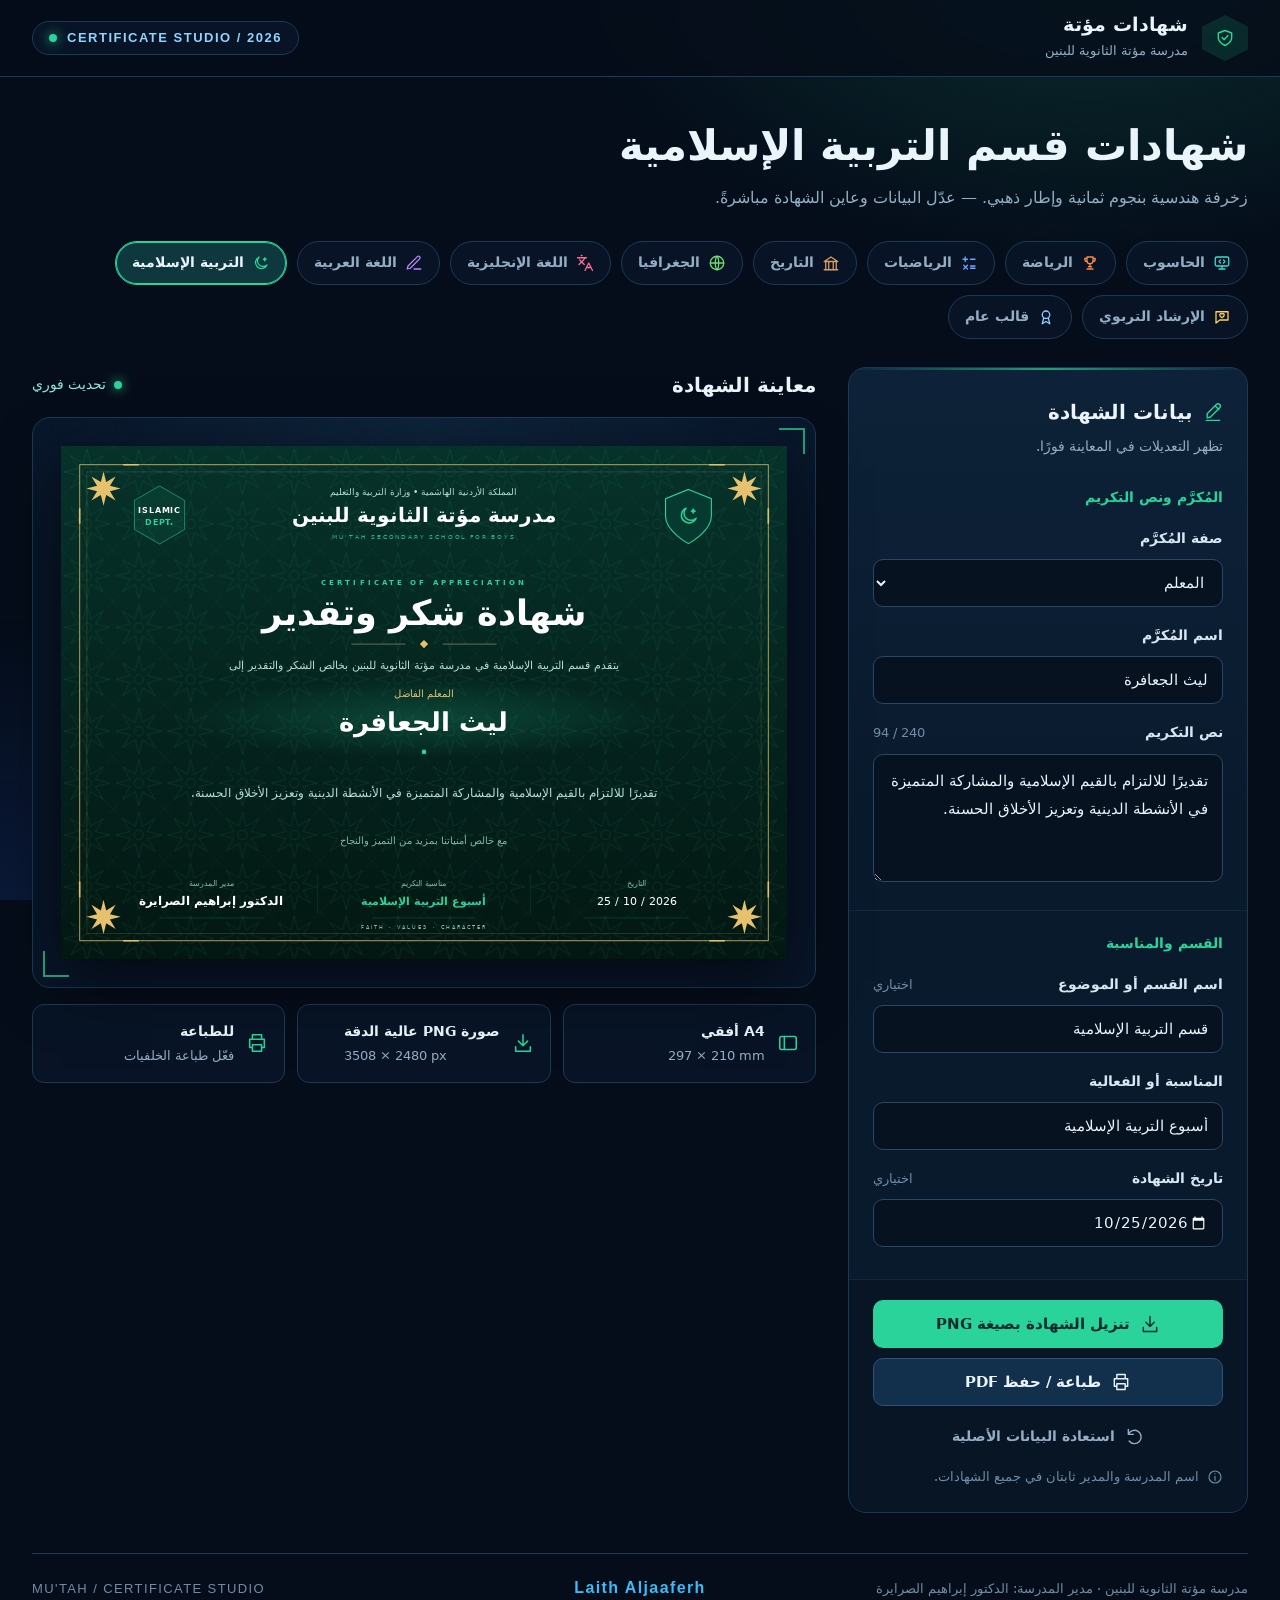
<file: islamic.html>
<!doctype html>
<html lang="ar" dir="rtl">
<head>
<meta charset="utf-8">
<meta name="viewport" content="width=device-width,initial-scale=1">
<meta name="theme-color" content="#050d1a">
<meta name="description" content="صمّم شهادة شكر وتقدير لمدرسة مؤتة الثانوية للبنين بطابع الأمن السيبراني، ثم نزّلها صورة أو اطبعها.">
<title>شهادات مؤتة | شهادات الأقسام</title>
<link rel="stylesheet" href="style.css">
</head>
<body data-dept="islamic">
<svg width="0" height="0" class="sr-only" aria-hidden="true" xmlns="http://www.w3.org/2000/svg"><defs>
<symbol id="i-shield" viewBox="0 0 24 24"><path d="m12 3 8 3v6c0 5-8 9-8 9s-8-4-8-9V6z"/><path d="m8.5 11.5 2.4 2.5 4.6-5"/></symbol>
<symbol id="i-edit" viewBox="0 0 24 24"><path d="M15 5 19 9M5 19l4-1 11-11a2.8 2.8 0 0 0-4-4L5 14zM4 22h16"/></symbol>
<symbol id="i-download" viewBox="0 0 24 24"><path d="M12 3v12m-5-5 5 5 5-5M4 16v5h16v-5"/></symbol>
<symbol id="i-print" viewBox="0 0 24 24"><path d="M7 8V3h10v5M7 17H4V8h16v9h-3M7 14h10v7H7z"/></symbol>
<symbol id="i-reset" viewBox="0 0 24 24"><path d="M4 4v6h6M4 10a8 8 0 1 1 1 8"/></symbol>
<symbol id="i-info" viewBox="0 0 24 24"><circle cx="12" cy="12" r="9"/><path d="M12 11v6m0-10h.01"/></symbol>
<symbol id="i-layout" viewBox="0 0 24 24"><rect x="3" y="5" width="18" height="14" rx="2"/><path d="M8 5v14"/></symbol>
</defs></svg>
<header class="topbar"><div class="wrap top"><a class="brand" href="index.html" aria-label="الصفحة الرئيسية"><div class="mark"><svg class="ui-icon" aria-hidden="true"><use href="#i-shield"/></svg></div><div><b>شهادات مؤتة</b><small>مدرسة مؤتة الثانوية للبنين</small></div></a><div class="tag" dir="ltr">CERTIFICATE STUDIO / 2026</div></div></header>
<main class="wrap">
<section class="intro"><h1 id="pageH1">شهادات مؤتة</h1><p id="pageLead"></p></section>
<nav class="depts" id="depts" aria-label="اختر القسم"></nav>
<div class="work">
<aside class="panel" aria-labelledby="form-title">
<div class="ph"><h2 id="form-title"><svg class="ui-icon" aria-hidden="true"><use href="#i-edit"/></svg>بيانات الشهادة</h2><p>تظهر التعديلات في المعاينة فورًا.</p></div>
<form id="certificateForm" autocomplete="off">
<div class="group"><h3>المُكرَّم ونص التكريم</h3>
<div class="field"><label for="honorific">صفة المُكرَّم</label><select id="honorific"><option value="المعلم الفاضل">المعلم</option><option value="المعلمة الفاضلة">المعلمة</option><option value="الطالب المتميز">الطالب</option><option value="الطالبة المتميزة">الطالبة</option><option value="الأستاذ الفاضل">الأستاذ</option><option value="الأستاذة الفاضلة">الأستاذة</option><option value="">بدون صفة</option></select></div>
<div class="field"><label for="recipient">اسم المُكرَّم</label><input id="recipient" value="ليث الجعافرة" maxlength="90" placeholder="اكتب اسم المعلم أو الطالب" spellcheck="false"></div>
<div class="field"><label for="reason">نص التكريم <span class="hint" id="reasonCount" dir="ltr" aria-hidden="true">0 / 240</span></label><textarea id="reason" maxlength="240" aria-describedby="reason-limit">تقديرًا للجهود المتميزة والمشاركة الفاعلة في فعاليات الأمن السيبراني، والإسهام في نشر الوعي الرقمي وثقافة الاستخدام الآمن للتكنولوجيا.</textarea><span class="sr-only" id="reason-limit">الحد الأقصى 240 حرفًا.</span></div></div>
<div class="group"><h3>القسم والمناسبة</h3>
<div class="field"><label for="deptName">اسم القسم أو الموضوع <span class="hint">اختياري</span></label><input id="deptName" maxlength="48" placeholder="مثال: قسم الحاسوب"></div>
<div class="field"><label for="occasion">المناسبة أو الفعالية</label><input id="occasion" value="CYBER ARENA 2026" maxlength="64" placeholder="اكتب عنوان المناسبة" dir="auto"></div>
<div class="field"><label for="date">تاريخ الشهادة <span class="hint">اختياري</span></label><input id="date" type="date" value="2026-10-25"></div></div>
<div class="acts"><button type="button" id="pngBtn" class="btn btn-p"><svg class="ui-icon" aria-hidden="true"><use href="#i-download"/></svg><span>تنزيل الشهادة بصيغة PNG</span></button><button type="button" id="printBtn" class="btn btn-s"><svg class="ui-icon" aria-hidden="true"><use href="#i-print"/></svg>طباعة / حفظ PDF</button><button type="button" id="resetBtn" class="btn btn-t"><svg class="ui-icon" aria-hidden="true"><use href="#i-reset"/></svg>استعادة البيانات الأصلية</button><p class="note"><svg class="ui-icon" aria-hidden="true"><use href="#i-info"/></svg>اسم المدرسة والمدير ثابتان في جميع الشهادات.</p></div>
</form></aside>
<section class="preview" aria-labelledby="preview-title">
<div class="pv-head"><h2 id="preview-title">معاينة الشهادة</h2><span class="live">تحديث فوري</span></div>
<div class="stage"><div class="art">
<svg id="certificate" style="color:#35e0d0" viewBox="0 0 1400 990" xmlns="http://www.w3.org/2000/svg" role="img" aria-labelledby="certTitle certDesc">
<title id="certTitle">شهادة شكر وتقدير</title><desc id="certDesc">شهادة صادرة عن مدرسة مؤتة الثانوية للبنين.</desc>
<defs>
<style id="svgFontStyles"></style>
<style>.ar{font-family:CyberArabic,Tahoma,sans-serif;text-anchor:middle;direction:rtl;unicode-bidi:plaintext}.en{font-family:CyberArabic,Arial,sans-serif;text-anchor:middle;direction:ltr;unicode-bidi:plaintext}</style>
<linearGradient id="bgG" x1="0" y1="0" x2="0" y2="1"><stop stop-color="#071a33"/><stop offset="1" stop-color="#040e1c"/></linearGradient>
<radialGradient id="glow" cx=".5" cy="0" r=".7"><stop stop-color="currentColor" stop-opacity=".22"/><stop offset="1" stop-color="currentColor" stop-opacity="0"/></radialGradient>
<radialGradient id="nameGlow"><stop stop-color="currentColor" stop-opacity=".2"/><stop offset="1" stop-color="currentColor" stop-opacity="0"/></radialGradient>
<linearGradient id="fade" x1="0" y1="0" x2="1" y2="0"><stop stop-color="currentColor" stop-opacity="0"/><stop offset=".5" stop-color="currentColor"/><stop offset="1" stop-color="currentColor" stop-opacity="0"/></linearGradient>
<pattern id="hex" width="34.64" height="60" patternUnits="userSpaceOnUse" patternTransform="scale(1.25)"><path d="M0 10L17.32 0 34.64 10M0 10V30M34.64 10V30M0 30L17.32 40 34.64 30M17.32 40V60" fill="none" stroke="currentColor" stroke-opacity=".075"/></pattern>
<g id="trace" fill="none" stroke="currentColor" stroke-width="1.5" opacity=".4"><path d="M36 430h34l30 30v100l26 26v80M36 468h18l26 26v70l26 26v50"/><circle cx="126" cy="666" r="4"/><circle cx="106" cy="640" r="4"/></g>
</defs>
<g id="themeArt"></g>
<g transform="translate(190 133)"><path d="M0-56 48.5-28v56L0 56-48.5 28v-56Z" fill="currentColor" fill-opacity=".07" stroke="currentColor" stroke-opacity=".7" stroke-width="1.5"/><text id="badge1" class="en" y="-4" style="fill:var(--ink)" font-size="15" font-weight="700" letter-spacing="2">CYBER</text><text id="badge2" class="en" y="20" fill="currentColor" font-size="16" font-weight="700" letter-spacing="1.5">ARENA</text></g>
<g transform="translate(1210 133) scale(.85)"><path d="M0-58 52-37V3C52 37 0 65 0 65S-52 37-52 3v-40Z" style="fill:var(--panel)" stroke="currentColor" stroke-width="2.5"/><g id="emblemIcon" transform="translate(-26 -24) scale(2.17)" fill="none" stroke="currentColor" stroke-width="1.6" stroke-linecap="round" stroke-linejoin="round"></g></g>
<text class="ar" x="700" y="94" style="fill:var(--soft)" font-size="17">المملكة الأردنية الهاشمية  •  وزارة التربية والتعليم</text>
<text class="ar" x="700" y="146" style="fill:var(--ink)" font-size="38" font-weight="700">مدرسة مؤتة الثانوية للبنين</text>
<text class="en" x="700" y="180" fill="currentColor" fill-opacity=".8" font-size="12" letter-spacing="3.5">MU'TAH SECONDARY SCHOOL FOR BOYS</text>
<path d="M120 214H1280" stroke="url(#fade)" stroke-width="1.5"/>
<text class="en" x="700" y="268" fill="currentColor" font-size="14" font-weight="700" letter-spacing="6">CERTIFICATE OF APPRECIATION</text>
<text class="ar" x="700" y="346" style="fill:var(--ink)" font-size="68" font-weight="700">شهادة شكر وتقدير</text>
<path d="M560 382h104M736 382h104" style="stroke:var(--gold)" stroke-opacity=".6" stroke-width="1.5"/><path d="m700 374 8 8-8 8-8-8Z" style="fill:var(--gold)"/>
<text id="introText" class="ar" x="700" y="430" style="fill:var(--soft)" font-size="22">تتقدم إدارة مدرسة مؤتة الثانوية للبنين بخالص الشكر والتقدير إلى</text>
<ellipse cx="700" cy="525" rx="470" ry="76" fill="url(#nameGlow)"/>
<text class="ar" id="honorificText" x="700" y="484" style="fill:var(--gold)" font-size="20">المعلم الفاضل</text>
<text class="ar" id="recipientText" x="700" y="549" style="fill:var(--ink)" font-size="50" font-weight="700">ليث الجعافرة</text>
<path d="M360 590H1040" stroke="url(#fade)" stroke-width="2"/><circle cx="700" cy="590" r="4.5" fill="currentColor"/>
<text class="ar" id="reasonText" x="700" y="648" style="fill:var(--soft)" font-size="23"><tspan x="700">تقديرًا للجهود المتميزة والمشاركة الفاعلة في فعاليات الأمن السيبراني،</tspan></text>
<text class="ar" x="700" y="767" style="fill:var(--mute)" font-size="19">مع خالص أمنياتنا بمزيد من التميز والنجاح</text>
<path d="M120 808H1280" stroke="url(#fade)" stroke-opacity=".5"/><path d="M495 826v76M905 826v76" stroke="currentColor" stroke-opacity=".25"/>
<g id="eventGroup"><text class="ar" x="700" y="848" style="fill:var(--mute)" font-size="15">مناسبة التكريم</text><text id="occasionText" class="en" x="700" y="886" fill="currentColor" font-size="22" font-weight="700">CYBER ARENA 2026</text></g>
<g id="dateGroup"><text class="ar" x="1110" y="848" style="fill:var(--mute)" font-size="15">التاريخ</text><text id="dateText" class="en" x="1110" y="886" style="fill:var(--ink)" font-size="22">25 / 10 / 2026</text></g>
<text class="ar" x="290" y="848" style="fill:var(--mute)" font-size="15">مدير المدرسة</text><text class="ar" x="290" y="886" style="fill:var(--ink)" font-size="23" font-weight="700">الدكتور إبراهيم الصرايرة</text>
<path d="M190 910h200M600 910h200M1010 910h200" stroke="currentColor" stroke-opacity=".35"/>
<text id="taglineText" class="en" x="700" y="932" style="fill:var(--mute)" font-size="10" letter-spacing="4">KNOWLEDGE · AWARENESS · EXCELLENCE</text>
</svg></div></div>
<div class="specs"><div class="spec"><svg class="ui-icon" aria-hidden="true"><use href="#i-layout"/></svg><div><b>A4 أفقي</b><small dir="ltr">297 × 210 mm</small></div></div><div class="spec"><svg class="ui-icon" aria-hidden="true"><use href="#i-download"/></svg><div><b>صورة PNG عالية الدقة</b><small dir="ltr">3508 × 2480 px</small></div></div><div class="spec"><svg class="ui-icon" aria-hidden="true"><use href="#i-print"/></svg><div><b>للطباعة</b><small>فعّل طباعة الخلفيات</small></div></div></div>
</section></div>
<footer class="foot"><span>مدرسة مؤتة الثانوية للبنين · مدير المدرسة: الدكتور إبراهيم الصرايرة</span> <span class="developer-name" dir="ltr">Laith Aljaaferh</span><span dir="ltr">MU'TAH / CERTIFICATE STUDIO</span></footer>
</main>
<div id="toast" class="toast" role="status" aria-live="polite"></div>
<script src="themes.js"></script>
<script src="script.js"></script>
</body>
</html>
</file>
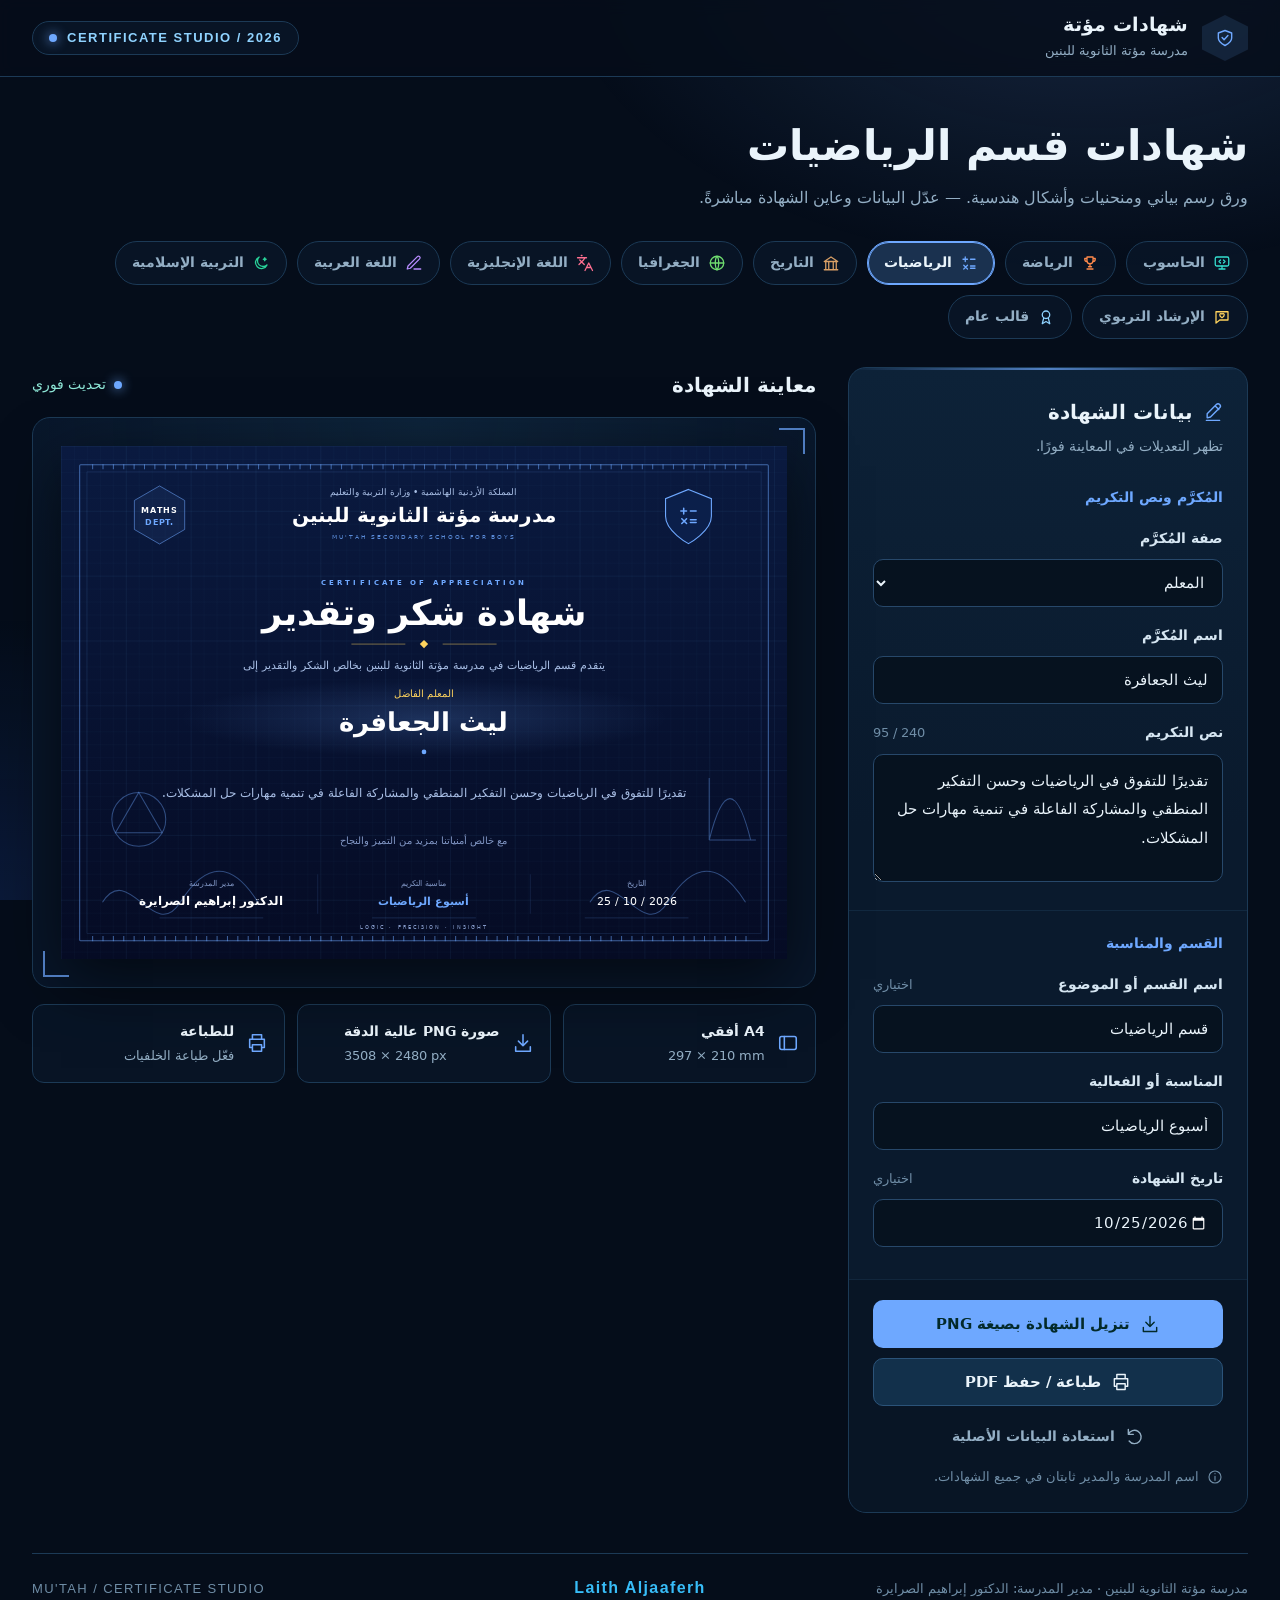
<file: math.html>
<!doctype html>
<html lang="ar" dir="rtl">
<head>
<meta charset="utf-8">
<meta name="viewport" content="width=device-width,initial-scale=1">
<meta name="theme-color" content="#050d1a">
<meta name="description" content="صمّم شهادة شكر وتقدير لمدرسة مؤتة الثانوية للبنين بطابع الأمن السيبراني، ثم نزّلها صورة أو اطبعها.">
<title>شهادات مؤتة | شهادات الأقسام</title>
<link rel="stylesheet" href="style.css">
</head>
<body data-dept="math">
<svg width="0" height="0" class="sr-only" aria-hidden="true" xmlns="http://www.w3.org/2000/svg"><defs>
<symbol id="i-shield" viewBox="0 0 24 24"><path d="m12 3 8 3v6c0 5-8 9-8 9s-8-4-8-9V6z"/><path d="m8.5 11.5 2.4 2.5 4.6-5"/></symbol>
<symbol id="i-edit" viewBox="0 0 24 24"><path d="M15 5 19 9M5 19l4-1 11-11a2.8 2.8 0 0 0-4-4L5 14zM4 22h16"/></symbol>
<symbol id="i-download" viewBox="0 0 24 24"><path d="M12 3v12m-5-5 5 5 5-5M4 16v5h16v-5"/></symbol>
<symbol id="i-print" viewBox="0 0 24 24"><path d="M7 8V3h10v5M7 17H4V8h16v9h-3M7 14h10v7H7z"/></symbol>
<symbol id="i-reset" viewBox="0 0 24 24"><path d="M4 4v6h6M4 10a8 8 0 1 1 1 8"/></symbol>
<symbol id="i-info" viewBox="0 0 24 24"><circle cx="12" cy="12" r="9"/><path d="M12 11v6m0-10h.01"/></symbol>
<symbol id="i-layout" viewBox="0 0 24 24"><rect x="3" y="5" width="18" height="14" rx="2"/><path d="M8 5v14"/></symbol>
</defs></svg>
<header class="topbar"><div class="wrap top"><a class="brand" href="index.html" aria-label="الصفحة الرئيسية"><div class="mark"><svg class="ui-icon" aria-hidden="true"><use href="#i-shield"/></svg></div><div><b>شهادات مؤتة</b><small>مدرسة مؤتة الثانوية للبنين</small></div></a><div class="tag" dir="ltr">CERTIFICATE STUDIO / 2026</div></div></header>
<main class="wrap">
<section class="intro"><h1 id="pageH1">شهادات مؤتة</h1><p id="pageLead"></p></section>
<nav class="depts" id="depts" aria-label="اختر القسم"></nav>
<div class="work">
<aside class="panel" aria-labelledby="form-title">
<div class="ph"><h2 id="form-title"><svg class="ui-icon" aria-hidden="true"><use href="#i-edit"/></svg>بيانات الشهادة</h2><p>تظهر التعديلات في المعاينة فورًا.</p></div>
<form id="certificateForm" autocomplete="off">
<div class="group"><h3>المُكرَّم ونص التكريم</h3>
<div class="field"><label for="honorific">صفة المُكرَّم</label><select id="honorific"><option value="المعلم الفاضل">المعلم</option><option value="المعلمة الفاضلة">المعلمة</option><option value="الطالب المتميز">الطالب</option><option value="الطالبة المتميزة">الطالبة</option><option value="الأستاذ الفاضل">الأستاذ</option><option value="الأستاذة الفاضلة">الأستاذة</option><option value="">بدون صفة</option></select></div>
<div class="field"><label for="recipient">اسم المُكرَّم</label><input id="recipient" value="ليث الجعافرة" maxlength="90" placeholder="اكتب اسم المعلم أو الطالب" spellcheck="false"></div>
<div class="field"><label for="reason">نص التكريم <span class="hint" id="reasonCount" dir="ltr" aria-hidden="true">0 / 240</span></label><textarea id="reason" maxlength="240" aria-describedby="reason-limit">تقديرًا للجهود المتميزة والمشاركة الفاعلة في فعاليات الأمن السيبراني، والإسهام في نشر الوعي الرقمي وثقافة الاستخدام الآمن للتكنولوجيا.</textarea><span class="sr-only" id="reason-limit">الحد الأقصى 240 حرفًا.</span></div></div>
<div class="group"><h3>القسم والمناسبة</h3>
<div class="field"><label for="deptName">اسم القسم أو الموضوع <span class="hint">اختياري</span></label><input id="deptName" maxlength="48" placeholder="مثال: قسم الحاسوب"></div>
<div class="field"><label for="occasion">المناسبة أو الفعالية</label><input id="occasion" value="CYBER ARENA 2026" maxlength="64" placeholder="اكتب عنوان المناسبة" dir="auto"></div>
<div class="field"><label for="date">تاريخ الشهادة <span class="hint">اختياري</span></label><input id="date" type="date" value="2026-10-25"></div></div>
<div class="acts"><button type="button" id="pngBtn" class="btn btn-p"><svg class="ui-icon" aria-hidden="true"><use href="#i-download"/></svg><span>تنزيل الشهادة بصيغة PNG</span></button><button type="button" id="printBtn" class="btn btn-s"><svg class="ui-icon" aria-hidden="true"><use href="#i-print"/></svg>طباعة / حفظ PDF</button><button type="button" id="resetBtn" class="btn btn-t"><svg class="ui-icon" aria-hidden="true"><use href="#i-reset"/></svg>استعادة البيانات الأصلية</button><p class="note"><svg class="ui-icon" aria-hidden="true"><use href="#i-info"/></svg>اسم المدرسة والمدير ثابتان في جميع الشهادات.</p></div>
</form></aside>
<section class="preview" aria-labelledby="preview-title">
<div class="pv-head"><h2 id="preview-title">معاينة الشهادة</h2><span class="live">تحديث فوري</span></div>
<div class="stage"><div class="art">
<svg id="certificate" style="color:#35e0d0" viewBox="0 0 1400 990" xmlns="http://www.w3.org/2000/svg" role="img" aria-labelledby="certTitle certDesc">
<title id="certTitle">شهادة شكر وتقدير</title><desc id="certDesc">شهادة صادرة عن مدرسة مؤتة الثانوية للبنين.</desc>
<defs>
<style id="svgFontStyles"></style>
<style>.ar{font-family:CyberArabic,Tahoma,sans-serif;text-anchor:middle;direction:rtl;unicode-bidi:plaintext}.en{font-family:CyberArabic,Arial,sans-serif;text-anchor:middle;direction:ltr;unicode-bidi:plaintext}</style>
<linearGradient id="bgG" x1="0" y1="0" x2="0" y2="1"><stop stop-color="#071a33"/><stop offset="1" stop-color="#040e1c"/></linearGradient>
<radialGradient id="glow" cx=".5" cy="0" r=".7"><stop stop-color="currentColor" stop-opacity=".22"/><stop offset="1" stop-color="currentColor" stop-opacity="0"/></radialGradient>
<radialGradient id="nameGlow"><stop stop-color="currentColor" stop-opacity=".2"/><stop offset="1" stop-color="currentColor" stop-opacity="0"/></radialGradient>
<linearGradient id="fade" x1="0" y1="0" x2="1" y2="0"><stop stop-color="currentColor" stop-opacity="0"/><stop offset=".5" stop-color="currentColor"/><stop offset="1" stop-color="currentColor" stop-opacity="0"/></linearGradient>
<pattern id="hex" width="34.64" height="60" patternUnits="userSpaceOnUse" patternTransform="scale(1.25)"><path d="M0 10L17.32 0 34.64 10M0 10V30M34.64 10V30M0 30L17.32 40 34.64 30M17.32 40V60" fill="none" stroke="currentColor" stroke-opacity=".075"/></pattern>
<g id="trace" fill="none" stroke="currentColor" stroke-width="1.5" opacity=".4"><path d="M36 430h34l30 30v100l26 26v80M36 468h18l26 26v70l26 26v50"/><circle cx="126" cy="666" r="4"/><circle cx="106" cy="640" r="4"/></g>
</defs>
<g id="themeArt"></g>
<g transform="translate(190 133)"><path d="M0-56 48.5-28v56L0 56-48.5 28v-56Z" fill="currentColor" fill-opacity=".07" stroke="currentColor" stroke-opacity=".7" stroke-width="1.5"/><text id="badge1" class="en" y="-4" style="fill:var(--ink)" font-size="15" font-weight="700" letter-spacing="2">CYBER</text><text id="badge2" class="en" y="20" fill="currentColor" font-size="16" font-weight="700" letter-spacing="1.5">ARENA</text></g>
<g transform="translate(1210 133) scale(.85)"><path d="M0-58 52-37V3C52 37 0 65 0 65S-52 37-52 3v-40Z" style="fill:var(--panel)" stroke="currentColor" stroke-width="2.5"/><g id="emblemIcon" transform="translate(-26 -24) scale(2.17)" fill="none" stroke="currentColor" stroke-width="1.6" stroke-linecap="round" stroke-linejoin="round"></g></g>
<text class="ar" x="700" y="94" style="fill:var(--soft)" font-size="17">المملكة الأردنية الهاشمية  •  وزارة التربية والتعليم</text>
<text class="ar" x="700" y="146" style="fill:var(--ink)" font-size="38" font-weight="700">مدرسة مؤتة الثانوية للبنين</text>
<text class="en" x="700" y="180" fill="currentColor" fill-opacity=".8" font-size="12" letter-spacing="3.5">MU'TAH SECONDARY SCHOOL FOR BOYS</text>
<path d="M120 214H1280" stroke="url(#fade)" stroke-width="1.5"/>
<text class="en" x="700" y="268" fill="currentColor" font-size="14" font-weight="700" letter-spacing="6">CERTIFICATE OF APPRECIATION</text>
<text class="ar" x="700" y="346" style="fill:var(--ink)" font-size="68" font-weight="700">شهادة شكر وتقدير</text>
<path d="M560 382h104M736 382h104" style="stroke:var(--gold)" stroke-opacity=".6" stroke-width="1.5"/><path d="m700 374 8 8-8 8-8-8Z" style="fill:var(--gold)"/>
<text id="introText" class="ar" x="700" y="430" style="fill:var(--soft)" font-size="22">تتقدم إدارة مدرسة مؤتة الثانوية للبنين بخالص الشكر والتقدير إلى</text>
<ellipse cx="700" cy="525" rx="470" ry="76" fill="url(#nameGlow)"/>
<text class="ar" id="honorificText" x="700" y="484" style="fill:var(--gold)" font-size="20">المعلم الفاضل</text>
<text class="ar" id="recipientText" x="700" y="549" style="fill:var(--ink)" font-size="50" font-weight="700">ليث الجعافرة</text>
<path d="M360 590H1040" stroke="url(#fade)" stroke-width="2"/><circle cx="700" cy="590" r="4.5" fill="currentColor"/>
<text class="ar" id="reasonText" x="700" y="648" style="fill:var(--soft)" font-size="23"><tspan x="700">تقديرًا للجهود المتميزة والمشاركة الفاعلة في فعاليات الأمن السيبراني،</tspan></text>
<text class="ar" x="700" y="767" style="fill:var(--mute)" font-size="19">مع خالص أمنياتنا بمزيد من التميز والنجاح</text>
<path d="M120 808H1280" stroke="url(#fade)" stroke-opacity=".5"/><path d="M495 826v76M905 826v76" stroke="currentColor" stroke-opacity=".25"/>
<g id="eventGroup"><text class="ar" x="700" y="848" style="fill:var(--mute)" font-size="15">مناسبة التكريم</text><text id="occasionText" class="en" x="700" y="886" fill="currentColor" font-size="22" font-weight="700">CYBER ARENA 2026</text></g>
<g id="dateGroup"><text class="ar" x="1110" y="848" style="fill:var(--mute)" font-size="15">التاريخ</text><text id="dateText" class="en" x="1110" y="886" style="fill:var(--ink)" font-size="22">25 / 10 / 2026</text></g>
<text class="ar" x="290" y="848" style="fill:var(--mute)" font-size="15">مدير المدرسة</text><text class="ar" x="290" y="886" style="fill:var(--ink)" font-size="23" font-weight="700">الدكتور إبراهيم الصرايرة</text>
<path d="M190 910h200M600 910h200M1010 910h200" stroke="currentColor" stroke-opacity=".35"/>
<text id="taglineText" class="en" x="700" y="932" style="fill:var(--mute)" font-size="10" letter-spacing="4">KNOWLEDGE · AWARENESS · EXCELLENCE</text>
</svg></div></div>
<div class="specs"><div class="spec"><svg class="ui-icon" aria-hidden="true"><use href="#i-layout"/></svg><div><b>A4 أفقي</b><small dir="ltr">297 × 210 mm</small></div></div><div class="spec"><svg class="ui-icon" aria-hidden="true"><use href="#i-download"/></svg><div><b>صورة PNG عالية الدقة</b><small dir="ltr">3508 × 2480 px</small></div></div><div class="spec"><svg class="ui-icon" aria-hidden="true"><use href="#i-print"/></svg><div><b>للطباعة</b><small>فعّل طباعة الخلفيات</small></div></div></div>
</section></div>
<footer class="foot"><span>مدرسة مؤتة الثانوية للبنين · مدير المدرسة: الدكتور إبراهيم الصرايرة</span> <span class="developer-name" dir="ltr">Laith Aljaaferh</span><span dir="ltr">MU'TAH / CERTIFICATE STUDIO</span></footer>
</main>
<div id="toast" class="toast" role="status" aria-live="polite"></div>
<script src="themes.js"></script>
<script src="script.js"></script>
</body>
</html>
</file>
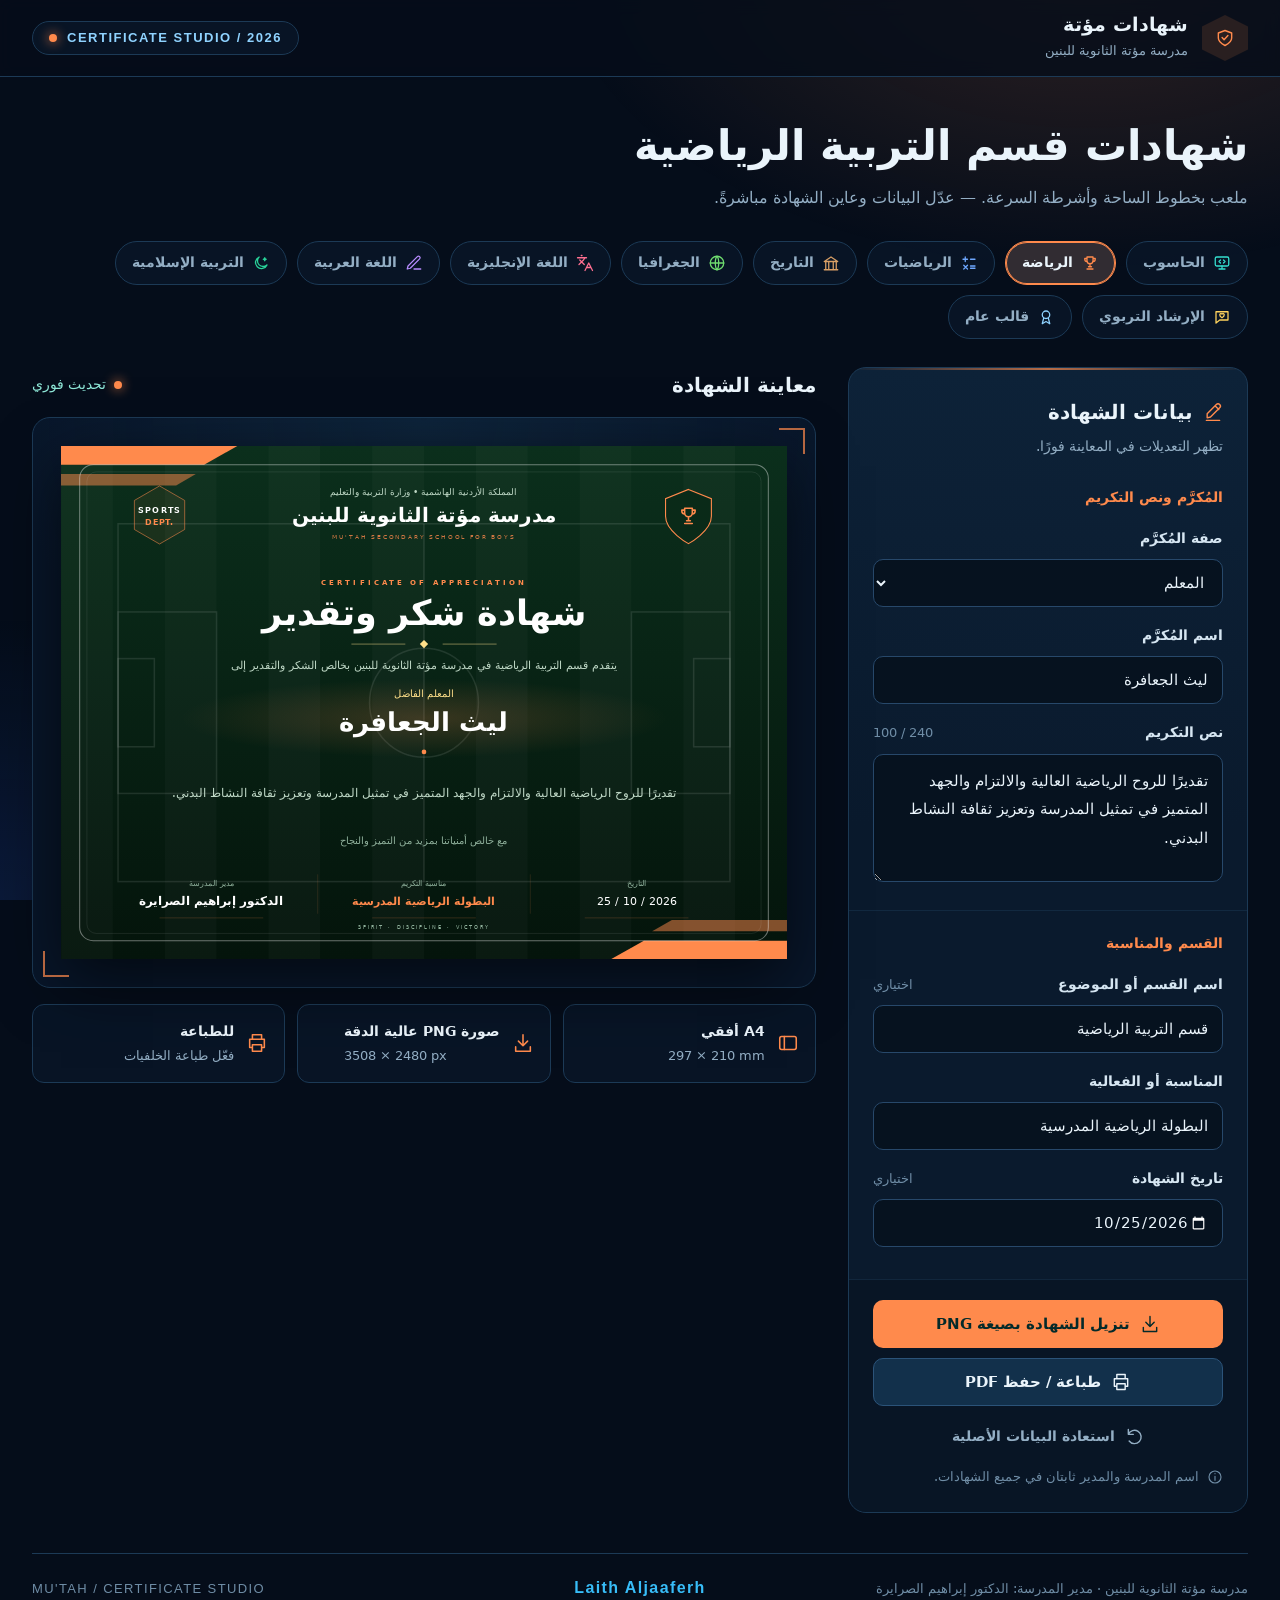
<file: sports.html>
<!doctype html>
<html lang="ar" dir="rtl">
<head>
<meta charset="utf-8">
<meta name="viewport" content="width=device-width,initial-scale=1">
<meta name="theme-color" content="#050d1a">
<meta name="description" content="صمّم شهادة شكر وتقدير لمدرسة مؤتة الثانوية للبنين بطابع الأمن السيبراني، ثم نزّلها صورة أو اطبعها.">
<title>شهادات مؤتة | شهادات الأقسام</title>
<link rel="stylesheet" href="style.css">
</head>
<body data-dept="sports">
<svg width="0" height="0" class="sr-only" aria-hidden="true" xmlns="http://www.w3.org/2000/svg"><defs>
<symbol id="i-shield" viewBox="0 0 24 24"><path d="m12 3 8 3v6c0 5-8 9-8 9s-8-4-8-9V6z"/><path d="m8.5 11.5 2.4 2.5 4.6-5"/></symbol>
<symbol id="i-edit" viewBox="0 0 24 24"><path d="M15 5 19 9M5 19l4-1 11-11a2.8 2.8 0 0 0-4-4L5 14zM4 22h16"/></symbol>
<symbol id="i-download" viewBox="0 0 24 24"><path d="M12 3v12m-5-5 5 5 5-5M4 16v5h16v-5"/></symbol>
<symbol id="i-print" viewBox="0 0 24 24"><path d="M7 8V3h10v5M7 17H4V8h16v9h-3M7 14h10v7H7z"/></symbol>
<symbol id="i-reset" viewBox="0 0 24 24"><path d="M4 4v6h6M4 10a8 8 0 1 1 1 8"/></symbol>
<symbol id="i-info" viewBox="0 0 24 24"><circle cx="12" cy="12" r="9"/><path d="M12 11v6m0-10h.01"/></symbol>
<symbol id="i-layout" viewBox="0 0 24 24"><rect x="3" y="5" width="18" height="14" rx="2"/><path d="M8 5v14"/></symbol>
</defs></svg>
<header class="topbar"><div class="wrap top"><a class="brand" href="index.html" aria-label="الصفحة الرئيسية"><div class="mark"><svg class="ui-icon" aria-hidden="true"><use href="#i-shield"/></svg></div><div><b>شهادات مؤتة</b><small>مدرسة مؤتة الثانوية للبنين</small></div></a><div class="tag" dir="ltr">CERTIFICATE STUDIO / 2026</div></div></header>
<main class="wrap">
<section class="intro"><h1 id="pageH1">شهادات مؤتة</h1><p id="pageLead"></p></section>
<nav class="depts" id="depts" aria-label="اختر القسم"></nav>
<div class="work">
<aside class="panel" aria-labelledby="form-title">
<div class="ph"><h2 id="form-title"><svg class="ui-icon" aria-hidden="true"><use href="#i-edit"/></svg>بيانات الشهادة</h2><p>تظهر التعديلات في المعاينة فورًا.</p></div>
<form id="certificateForm" autocomplete="off">
<div class="group"><h3>المُكرَّم ونص التكريم</h3>
<div class="field"><label for="honorific">صفة المُكرَّم</label><select id="honorific"><option value="المعلم الفاضل">المعلم</option><option value="المعلمة الفاضلة">المعلمة</option><option value="الطالب المتميز">الطالب</option><option value="الطالبة المتميزة">الطالبة</option><option value="الأستاذ الفاضل">الأستاذ</option><option value="الأستاذة الفاضلة">الأستاذة</option><option value="">بدون صفة</option></select></div>
<div class="field"><label for="recipient">اسم المُكرَّم</label><input id="recipient" value="ليث الجعافرة" maxlength="90" placeholder="اكتب اسم المعلم أو الطالب" spellcheck="false"></div>
<div class="field"><label for="reason">نص التكريم <span class="hint" id="reasonCount" dir="ltr" aria-hidden="true">0 / 240</span></label><textarea id="reason" maxlength="240" aria-describedby="reason-limit">تقديرًا للجهود المتميزة والمشاركة الفاعلة في فعاليات الأمن السيبراني، والإسهام في نشر الوعي الرقمي وثقافة الاستخدام الآمن للتكنولوجيا.</textarea><span class="sr-only" id="reason-limit">الحد الأقصى 240 حرفًا.</span></div></div>
<div class="group"><h3>القسم والمناسبة</h3>
<div class="field"><label for="deptName">اسم القسم أو الموضوع <span class="hint">اختياري</span></label><input id="deptName" maxlength="48" placeholder="مثال: قسم الحاسوب"></div>
<div class="field"><label for="occasion">المناسبة أو الفعالية</label><input id="occasion" value="CYBER ARENA 2026" maxlength="64" placeholder="اكتب عنوان المناسبة" dir="auto"></div>
<div class="field"><label for="date">تاريخ الشهادة <span class="hint">اختياري</span></label><input id="date" type="date" value="2026-10-25"></div></div>
<div class="acts"><button type="button" id="pngBtn" class="btn btn-p"><svg class="ui-icon" aria-hidden="true"><use href="#i-download"/></svg><span>تنزيل الشهادة بصيغة PNG</span></button><button type="button" id="printBtn" class="btn btn-s"><svg class="ui-icon" aria-hidden="true"><use href="#i-print"/></svg>طباعة / حفظ PDF</button><button type="button" id="resetBtn" class="btn btn-t"><svg class="ui-icon" aria-hidden="true"><use href="#i-reset"/></svg>استعادة البيانات الأصلية</button><p class="note"><svg class="ui-icon" aria-hidden="true"><use href="#i-info"/></svg>اسم المدرسة والمدير ثابتان في جميع الشهادات.</p></div>
</form></aside>
<section class="preview" aria-labelledby="preview-title">
<div class="pv-head"><h2 id="preview-title">معاينة الشهادة</h2><span class="live">تحديث فوري</span></div>
<div class="stage"><div class="art">
<svg id="certificate" style="color:#35e0d0" viewBox="0 0 1400 990" xmlns="http://www.w3.org/2000/svg" role="img" aria-labelledby="certTitle certDesc">
<title id="certTitle">شهادة شكر وتقدير</title><desc id="certDesc">شهادة صادرة عن مدرسة مؤتة الثانوية للبنين.</desc>
<defs>
<style id="svgFontStyles"></style>
<style>.ar{font-family:CyberArabic,Tahoma,sans-serif;text-anchor:middle;direction:rtl;unicode-bidi:plaintext}.en{font-family:CyberArabic,Arial,sans-serif;text-anchor:middle;direction:ltr;unicode-bidi:plaintext}</style>
<linearGradient id="bgG" x1="0" y1="0" x2="0" y2="1"><stop stop-color="#071a33"/><stop offset="1" stop-color="#040e1c"/></linearGradient>
<radialGradient id="glow" cx=".5" cy="0" r=".7"><stop stop-color="currentColor" stop-opacity=".22"/><stop offset="1" stop-color="currentColor" stop-opacity="0"/></radialGradient>
<radialGradient id="nameGlow"><stop stop-color="currentColor" stop-opacity=".2"/><stop offset="1" stop-color="currentColor" stop-opacity="0"/></radialGradient>
<linearGradient id="fade" x1="0" y1="0" x2="1" y2="0"><stop stop-color="currentColor" stop-opacity="0"/><stop offset=".5" stop-color="currentColor"/><stop offset="1" stop-color="currentColor" stop-opacity="0"/></linearGradient>
<pattern id="hex" width="34.64" height="60" patternUnits="userSpaceOnUse" patternTransform="scale(1.25)"><path d="M0 10L17.32 0 34.64 10M0 10V30M34.64 10V30M0 30L17.32 40 34.64 30M17.32 40V60" fill="none" stroke="currentColor" stroke-opacity=".075"/></pattern>
<g id="trace" fill="none" stroke="currentColor" stroke-width="1.5" opacity=".4"><path d="M36 430h34l30 30v100l26 26v80M36 468h18l26 26v70l26 26v50"/><circle cx="126" cy="666" r="4"/><circle cx="106" cy="640" r="4"/></g>
</defs>
<g id="themeArt"></g>
<g transform="translate(190 133)"><path d="M0-56 48.5-28v56L0 56-48.5 28v-56Z" fill="currentColor" fill-opacity=".07" stroke="currentColor" stroke-opacity=".7" stroke-width="1.5"/><text id="badge1" class="en" y="-4" style="fill:var(--ink)" font-size="15" font-weight="700" letter-spacing="2">CYBER</text><text id="badge2" class="en" y="20" fill="currentColor" font-size="16" font-weight="700" letter-spacing="1.5">ARENA</text></g>
<g transform="translate(1210 133) scale(.85)"><path d="M0-58 52-37V3C52 37 0 65 0 65S-52 37-52 3v-40Z" style="fill:var(--panel)" stroke="currentColor" stroke-width="2.5"/><g id="emblemIcon" transform="translate(-26 -24) scale(2.17)" fill="none" stroke="currentColor" stroke-width="1.6" stroke-linecap="round" stroke-linejoin="round"></g></g>
<text class="ar" x="700" y="94" style="fill:var(--soft)" font-size="17">المملكة الأردنية الهاشمية  •  وزارة التربية والتعليم</text>
<text class="ar" x="700" y="146" style="fill:var(--ink)" font-size="38" font-weight="700">مدرسة مؤتة الثانوية للبنين</text>
<text class="en" x="700" y="180" fill="currentColor" fill-opacity=".8" font-size="12" letter-spacing="3.5">MU'TAH SECONDARY SCHOOL FOR BOYS</text>
<path d="M120 214H1280" stroke="url(#fade)" stroke-width="1.5"/>
<text class="en" x="700" y="268" fill="currentColor" font-size="14" font-weight="700" letter-spacing="6">CERTIFICATE OF APPRECIATION</text>
<text class="ar" x="700" y="346" style="fill:var(--ink)" font-size="68" font-weight="700">شهادة شكر وتقدير</text>
<path d="M560 382h104M736 382h104" style="stroke:var(--gold)" stroke-opacity=".6" stroke-width="1.5"/><path d="m700 374 8 8-8 8-8-8Z" style="fill:var(--gold)"/>
<text id="introText" class="ar" x="700" y="430" style="fill:var(--soft)" font-size="22">تتقدم إدارة مدرسة مؤتة الثانوية للبنين بخالص الشكر والتقدير إلى</text>
<ellipse cx="700" cy="525" rx="470" ry="76" fill="url(#nameGlow)"/>
<text class="ar" id="honorificText" x="700" y="484" style="fill:var(--gold)" font-size="20">المعلم الفاضل</text>
<text class="ar" id="recipientText" x="700" y="549" style="fill:var(--ink)" font-size="50" font-weight="700">ليث الجعافرة</text>
<path d="M360 590H1040" stroke="url(#fade)" stroke-width="2"/><circle cx="700" cy="590" r="4.5" fill="currentColor"/>
<text class="ar" id="reasonText" x="700" y="648" style="fill:var(--soft)" font-size="23"><tspan x="700">تقديرًا للجهود المتميزة والمشاركة الفاعلة في فعاليات الأمن السيبراني،</tspan></text>
<text class="ar" x="700" y="767" style="fill:var(--mute)" font-size="19">مع خالص أمنياتنا بمزيد من التميز والنجاح</text>
<path d="M120 808H1280" stroke="url(#fade)" stroke-opacity=".5"/><path d="M495 826v76M905 826v76" stroke="currentColor" stroke-opacity=".25"/>
<g id="eventGroup"><text class="ar" x="700" y="848" style="fill:var(--mute)" font-size="15">مناسبة التكريم</text><text id="occasionText" class="en" x="700" y="886" fill="currentColor" font-size="22" font-weight="700">CYBER ARENA 2026</text></g>
<g id="dateGroup"><text class="ar" x="1110" y="848" style="fill:var(--mute)" font-size="15">التاريخ</text><text id="dateText" class="en" x="1110" y="886" style="fill:var(--ink)" font-size="22">25 / 10 / 2026</text></g>
<text class="ar" x="290" y="848" style="fill:var(--mute)" font-size="15">مدير المدرسة</text><text class="ar" x="290" y="886" style="fill:var(--ink)" font-size="23" font-weight="700">الدكتور إبراهيم الصرايرة</text>
<path d="M190 910h200M600 910h200M1010 910h200" stroke="currentColor" stroke-opacity=".35"/>
<text id="taglineText" class="en" x="700" y="932" style="fill:var(--mute)" font-size="10" letter-spacing="4">KNOWLEDGE · AWARENESS · EXCELLENCE</text>
</svg></div></div>
<div class="specs"><div class="spec"><svg class="ui-icon" aria-hidden="true"><use href="#i-layout"/></svg><div><b>A4 أفقي</b><small dir="ltr">297 × 210 mm</small></div></div><div class="spec"><svg class="ui-icon" aria-hidden="true"><use href="#i-download"/></svg><div><b>صورة PNG عالية الدقة</b><small dir="ltr">3508 × 2480 px</small></div></div><div class="spec"><svg class="ui-icon" aria-hidden="true"><use href="#i-print"/></svg><div><b>للطباعة</b><small>فعّل طباعة الخلفيات</small></div></div></div>
</section></div>
<footer class="foot"><span>مدرسة مؤتة الثانوية للبنين · مدير المدرسة: الدكتور إبراهيم الصرايرة</span> <span class="developer-name" dir="ltr">Laith Aljaaferh</span><span dir="ltr">MU'TAH / CERTIFICATE STUDIO</span></footer>
</main>
<div id="toast" class="toast" role="status" aria-live="polite"></div>
<script src="themes.js"></script>
<script src="script.js"></script>
</body>
</html>
</file>
<file: style.css>
/* شهادات مؤتة — التنسيق */
:root{color-scheme:dark;--bg:#050d1a;--panel:#0a1a2d;--line:#1c3a56;--ink:#eaf4fb;--mute:#93aec4;--dim:#6f8da6;--cyan:#35e0d0;--ice:#8fd3ff;--gold:#e6c26e;--font:CyberArabic,Tahoma,sans-serif}
*{box-sizing:border-box}
body{margin:0;min-width:320px;background:var(--bg);color:var(--ink);font:400 15px/1.8 var(--font);isolation:isolate}
body:before{content:"";position:fixed;inset:0;z-index:-1;pointer-events:none;background:radial-gradient(60% 50% at 85% -5%,color-mix(in srgb,var(--cyan) 17%,transparent),transparent 70%),radial-gradient(50% 45% at 0% 100%,#2f6bff22,transparent 70%)}
button,input,select,textarea{font:inherit}button{cursor:pointer}button:disabled{cursor:wait;opacity:.65}
:focus-visible{outline:3px solid var(--cyan);outline-offset:3px}
svg.ui-icon{width:20px;height:20px;fill:none;stroke:currentColor;stroke-width:1.7;stroke-linecap:round;stroke-linejoin:round;flex-shrink:0}
.wrap{max-width:1560px;margin:auto;padding:0 32px}
.topbar{border-bottom:1px solid var(--line);background:#050d1acc;backdrop-filter:blur(8px)}
.top{display:flex;align-items:center;justify-content:space-between;gap:16px;height:76px}
.brand{display:flex;align-items:center;gap:14px}
.mark{width:46px;height:46px;display:grid;place-items:center;color:var(--cyan);background:color-mix(in srgb,var(--cyan) 13%,transparent);clip-path:polygon(50% 0,100% 25%,100% 75%,50% 100%,0 75%,0 25%)}
.brand b{display:block;font-size:19px;line-height:1.3}.brand small{color:var(--mute);font-size:13px}
.tag{display:inline-flex;align-items:center;gap:10px;padding:6px 16px;border:1px solid var(--line);border-radius:999px;font:700 13px/1.6 Arial,sans-serif;letter-spacing:1.5px;color:var(--ice);background:#0a1a2d99}
.tag:before,.live:before{content:"";width:8px;height:8px;border-radius:50%;background:var(--cyan);box-shadow:0 0 12px var(--cyan)}
.intro{padding:40px 0 28px}.intro h1{font-size:clamp(28px,3.6vw,42px);line-height:1.4;margin:0 0 8px}.intro p{margin:0;color:var(--mute);font-size:16px;max-width:60ch}
.work{display:grid;grid-template-columns:400px minmax(0,1fr);gap:32px;align-items:start}
.panel{position:relative;overflow:hidden;background:linear-gradient(180deg,#0d2238,var(--panel) 40%);border:1px solid var(--line);border-radius:18px}
.panel:before{content:"";position:absolute;inset:0 0 auto;height:2px;background:linear-gradient(90deg,transparent,var(--cyan),transparent);opacity:.7}
.ph{padding:26px 24px 6px}.ph h2{margin:0;font-size:20px;display:flex;align-items:center;gap:10px}.ph h2 svg{color:var(--cyan)}.ph p{margin:4px 0 0;color:var(--mute);font-size:14px}
.group{padding:20px 24px 6px}.group+.group{border-top:1px solid #1c3a5677;margin-top:6px}.group h3{margin:0 0 16px;font-size:14px;color:var(--cyan)}
.field{margin-bottom:16px}.field label{display:flex;justify-content:space-between;align-items:baseline;font-size:14px;font-weight:700;margin-bottom:8px;color:#d6e6f2}.hint{font-weight:400;color:var(--dim);font-size:13px}
input,select,textarea{display:block;width:100%;border:1px solid #27486a;border-radius:10px;background:#06121f;color:var(--ink);padding:0 14px;font-size:15px;outline:none;transition:border-color .2s,box-shadow .2s}
input,select{height:48px}textarea{padding:12px 14px;min-height:128px;max-height:260px;resize:vertical;line-height:1.9}
input::placeholder{color:var(--dim)}input:focus,select:focus,textarea:focus{border-color:var(--cyan);box-shadow:0 0 0 3px color-mix(in srgb,var(--cyan) 13%,transparent)}
input[type=date]{direction:ltr;text-align:right;color-scheme:dark}
.acts{display:grid;gap:10px;margin-top:10px;padding:20px 24px 24px;border-top:1px solid #1c3a5677;background:#06121f88}
.btn{display:flex;align-items:center;justify-content:center;gap:10px;min-height:48px;padding:0 16px;border-radius:10px;border:1px solid transparent;font-weight:700;font-size:15px;transition:background .2s,transform .2s}.btn:hover{transform:translateY(-1px)}
.btn-p{background:var(--cyan);color:#032a2a}.btn-p:hover{background:#6af0e3}
.btn-s{background:#12304b;border-color:#2b5379;color:var(--ink)}.btn-s:hover{background:#18405f}
.btn-t{background:none;color:var(--mute);min-height:40px;font-weight:600;font-size:14px}.btn-t:hover{color:var(--ink)}
.note{display:flex;gap:8px;margin:0;color:var(--dim);font-size:13px;line-height:1.7}.note svg{width:16px;height:16px;margin-top:3px}
.pv-head{display:flex;justify-content:space-between;align-items:center;gap:12px;margin-bottom:14px}.pv-head h2{margin:0;font-size:20px}.live{display:inline-flex;align-items:center;gap:8px;color:#8fe9d9;font-size:14px}
.stage{position:relative;padding:28px;border:1px solid var(--line);border-radius:18px;background:radial-gradient(70% 90% at 50% 0%,#1c4a6a40,transparent 75%),#08162a}
.stage:before,.stage:after{content:"";position:absolute;width:24px;height:24px;border:2px solid var(--cyan);opacity:.7}
.stage:before{top:10px;inset-inline-start:10px;border-width:2px 0 0 2px}[dir=rtl] .stage:before{border-width:2px 2px 0 0}
.stage:after{bottom:10px;inset-inline-end:10px;border-width:0 2px 2px 0}[dir=rtl] .stage:after{border-width:0 0 2px 2px}
.art{width:100%;aspect-ratio:1400/990;background:var(--bg);box-shadow:0 20px 60px #0009;overflow:hidden}.art>svg{width:100%;height:100%;display:block}
.specs{display:grid;grid-template-columns:repeat(3,1fr);gap:12px;margin-top:16px}
.spec{display:flex;align-items:center;gap:12px;padding:14px 16px;border:1px solid var(--line);border-radius:12px;background:#0a1a2d99}.spec svg{color:var(--cyan);width:22px;height:22px}.spec b{display:block;font-size:14px}.spec small{display:block;color:var(--mute);font-size:13px}
.foot{display:flex;justify-content:space-between;gap:12px;margin-top:40px;padding:20px 0 36px;border-top:1px solid var(--line);color:var(--dim);font-size:13px}.foot span[dir=ltr]{font-family:Arial,sans-serif;letter-spacing:1.4px}
.toast{position:fixed;left:50%;bottom:24px;transform:translate(-50%,20px);padding:14px 22px;max-width:calc(100% - 32px);border:1px solid color-mix(in srgb,var(--cyan) 40%,transparent);border-radius:12px;background:#0f3338;color:#e0fff7;font-size:14px;opacity:0;pointer-events:none;transition:.2s;z-index:10;box-shadow:0 8px 35px #0008}.toast.show{opacity:1;transform:translate(-50%,0)}
.sr-only{position:absolute;width:1px;height:1px;margin:-1px;overflow:hidden;clip:rect(0,0,0,0);white-space:nowrap;border:0}
@media(min-width:1101px){.preview{position:sticky;top:24px}}
@media(max-width:1100px){.wrap{padding:0 22px}.work{grid-template-columns:340px minmax(0,1fr);gap:22px}.stage{padding:18px}.specs{grid-template-columns:1fr}}
@media(max-width:900px){.work{grid-template-columns:1fr}.preview{order:-1}.specs{grid-template-columns:repeat(3,1fr)}.spec{flex-direction:column;text-align:center;gap:6px;padding:12px 8px}}
@media(max-width:640px){.wrap{padding:0 16px}.top{height:64px}.brand b{font-size:16px}.tag{font-size:11px;padding:4px 10px}.intro{padding:28px 0 20px}.intro p{font-size:14px}.stage{padding:12px;border-radius:14px}.stage:before,.stage:after{display:none}.specs{grid-template-columns:1fr}.spec{flex-direction:row;text-align:start}.foot{flex-direction:column;text-align:center}}
@media(prefers-reduced-motion:reduce){*{transition:none!important}}
@media print{@page{size:A4 landscape;margin:0}html,body{width:297mm;height:210mm;margin:0;background:#050d1a!important;print-color-adjust:exact;-webkit-print-color-adjust:exact}body:before,.topbar,.intro,.panel,.pv-head,.specs,.foot,.toast,.stage:before,.stage:after{display:none!important}.wrap,.work,.preview,.stage{display:block!important;position:static;width:297mm;height:210mm;max-width:none;margin:0;padding:0;border:0;border-radius:0;background:none;box-shadow:none}.art{width:297mm;height:210mm;aspect-ratio:auto;box-shadow:none}}

/* شريط الأقسام */
.depts{display:flex;flex-wrap:wrap;gap:10px;margin:0 0 28px}
.chip{display:inline-flex;align-items:center;gap:8px;min-height:44px;padding:0 16px;border:1px solid var(--line);border-radius:999px;background:#0a1a2d99;color:var(--mute);font-weight:700;font-size:14px;transition:color .2s,border-color .2s,background .2s}
.chip svg{width:18px;height:18px;color:var(--c)}
.chip:hover{color:var(--ink);border-color:var(--c)}
.chip[aria-pressed=true],.chip[aria-current=page]{color:var(--ink);border-color:var(--c);background:color-mix(in srgb,var(--c) 16%,#0a1a2d);box-shadow:inset 0 0 0 1px var(--c)}
@media(max-width:640px){.depts{flex-wrap:nowrap;overflow-x:auto;padding-bottom:8px;margin-bottom:20px}.chip{flex-shrink:0}}

/* صفحات المواضيع والصفحة الرئيسية */
.brand{color:inherit;text-decoration:none}a.chip{text-decoration:none}
.cards{display:grid;grid-template-columns:repeat(auto-fill,minmax(270px,1fr));gap:20px}
.card{display:block;color:inherit;text-decoration:none;border:1px solid var(--line);border-radius:18px;overflow:hidden;background:#0a1a2d;transition:transform .2s,border-color .2s}
.card:hover{transform:translateY(-3px);border-color:var(--c)}
.thumb{position:relative;aspect-ratio:1400/990;overflow:hidden}.thumb>svg{width:100%;height:100%;display:block}
.thumb .ico{position:absolute;inset:0;display:grid;place-items:center}.thumb .ico svg{width:60px;height:60px;color:var(--c);stroke-width:1.5;filter:drop-shadow(0 2px 8px #000a)}
.meta{padding:14px 18px 18px;border-top:2px solid var(--c)}.meta b{display:block;font-size:17px}.meta small{color:var(--mute);font-size:13px}

.foot {
  display: grid;
  grid-template-columns: 1fr auto 1fr;
  align-items: center;
  gap: 15px;
  width: 100%;
}

.developer-name {
  text-align: center;
  font-weight: bold;
  font-size: 16px;
  color: #38bdf8;
}

.foot span:last-child {
  justify-self: end;
}

/* للهواتف */
@media (max-width: 768px) {
  .foot {
    grid-template-columns: 1fr;
    text-align: center;
    gap: 10px;
  }

  .foot span:last-child {
    justify-self: center;
  }
}
</file>
